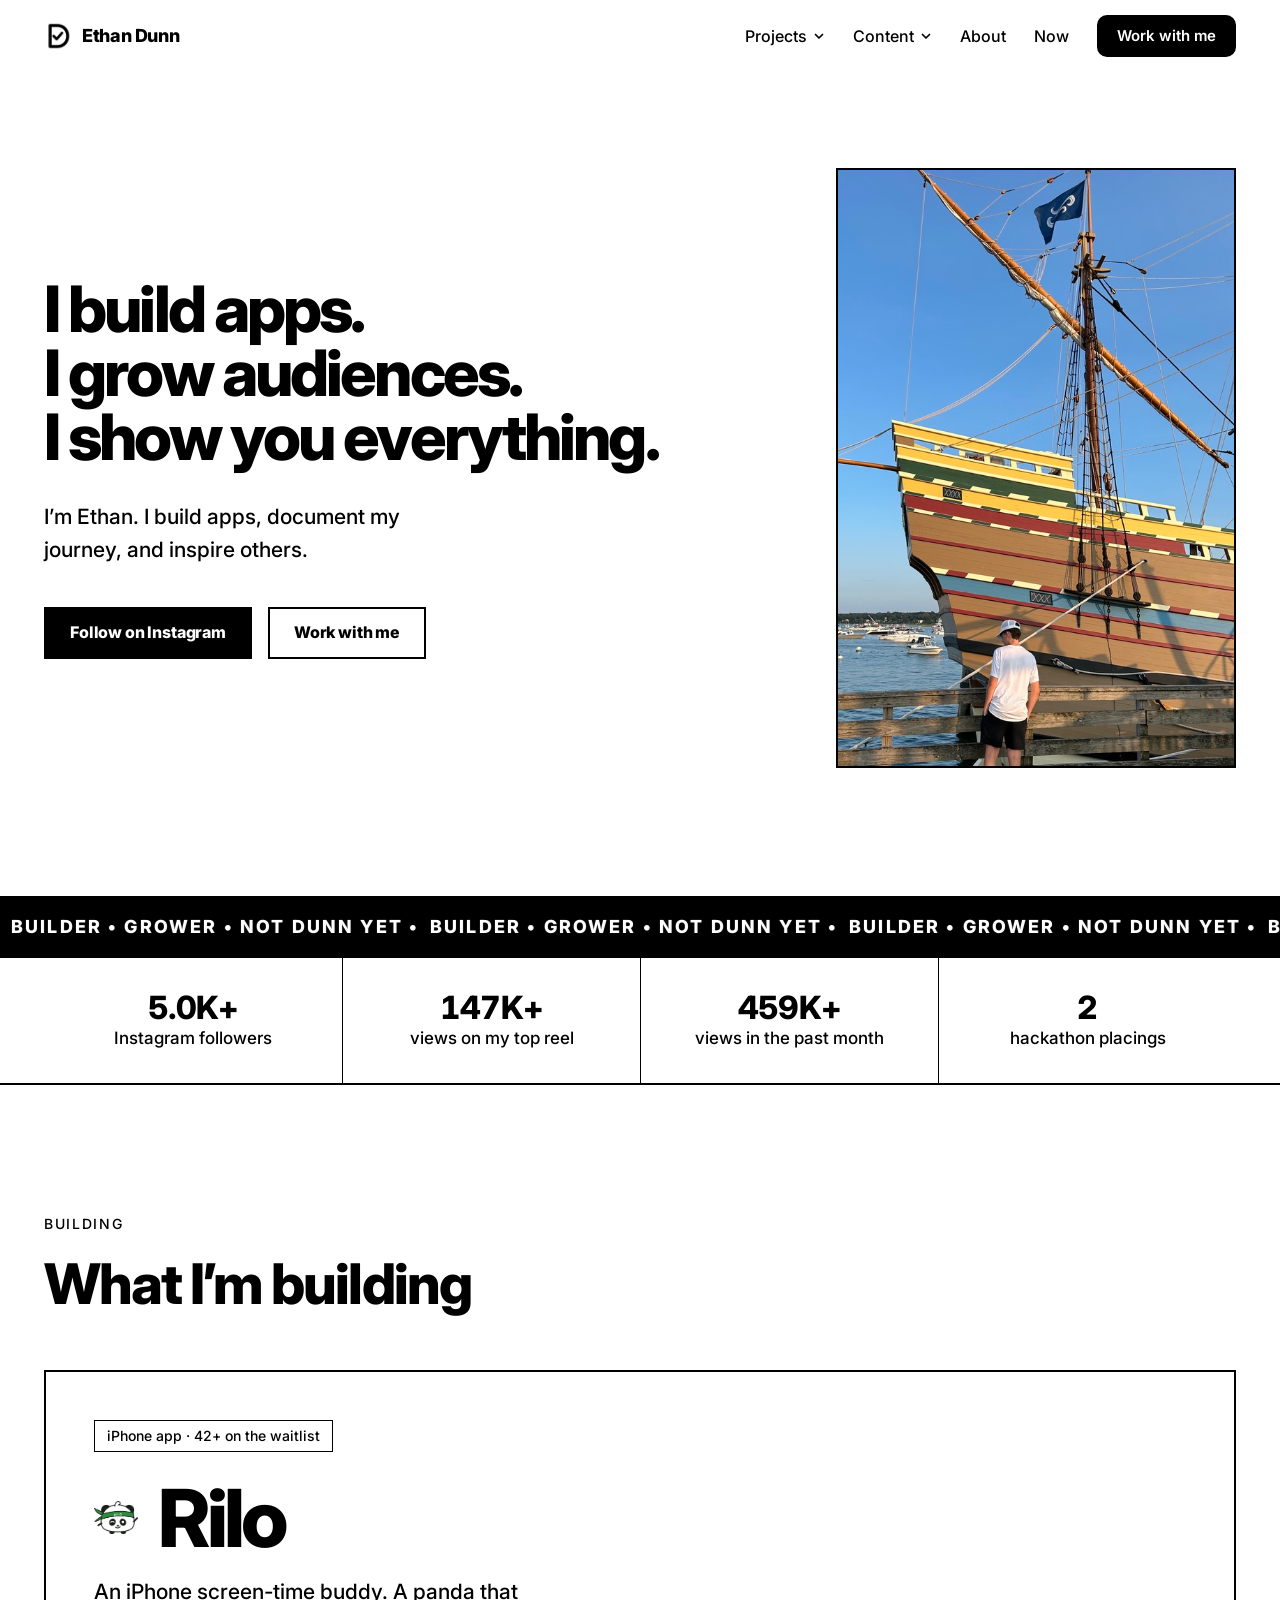
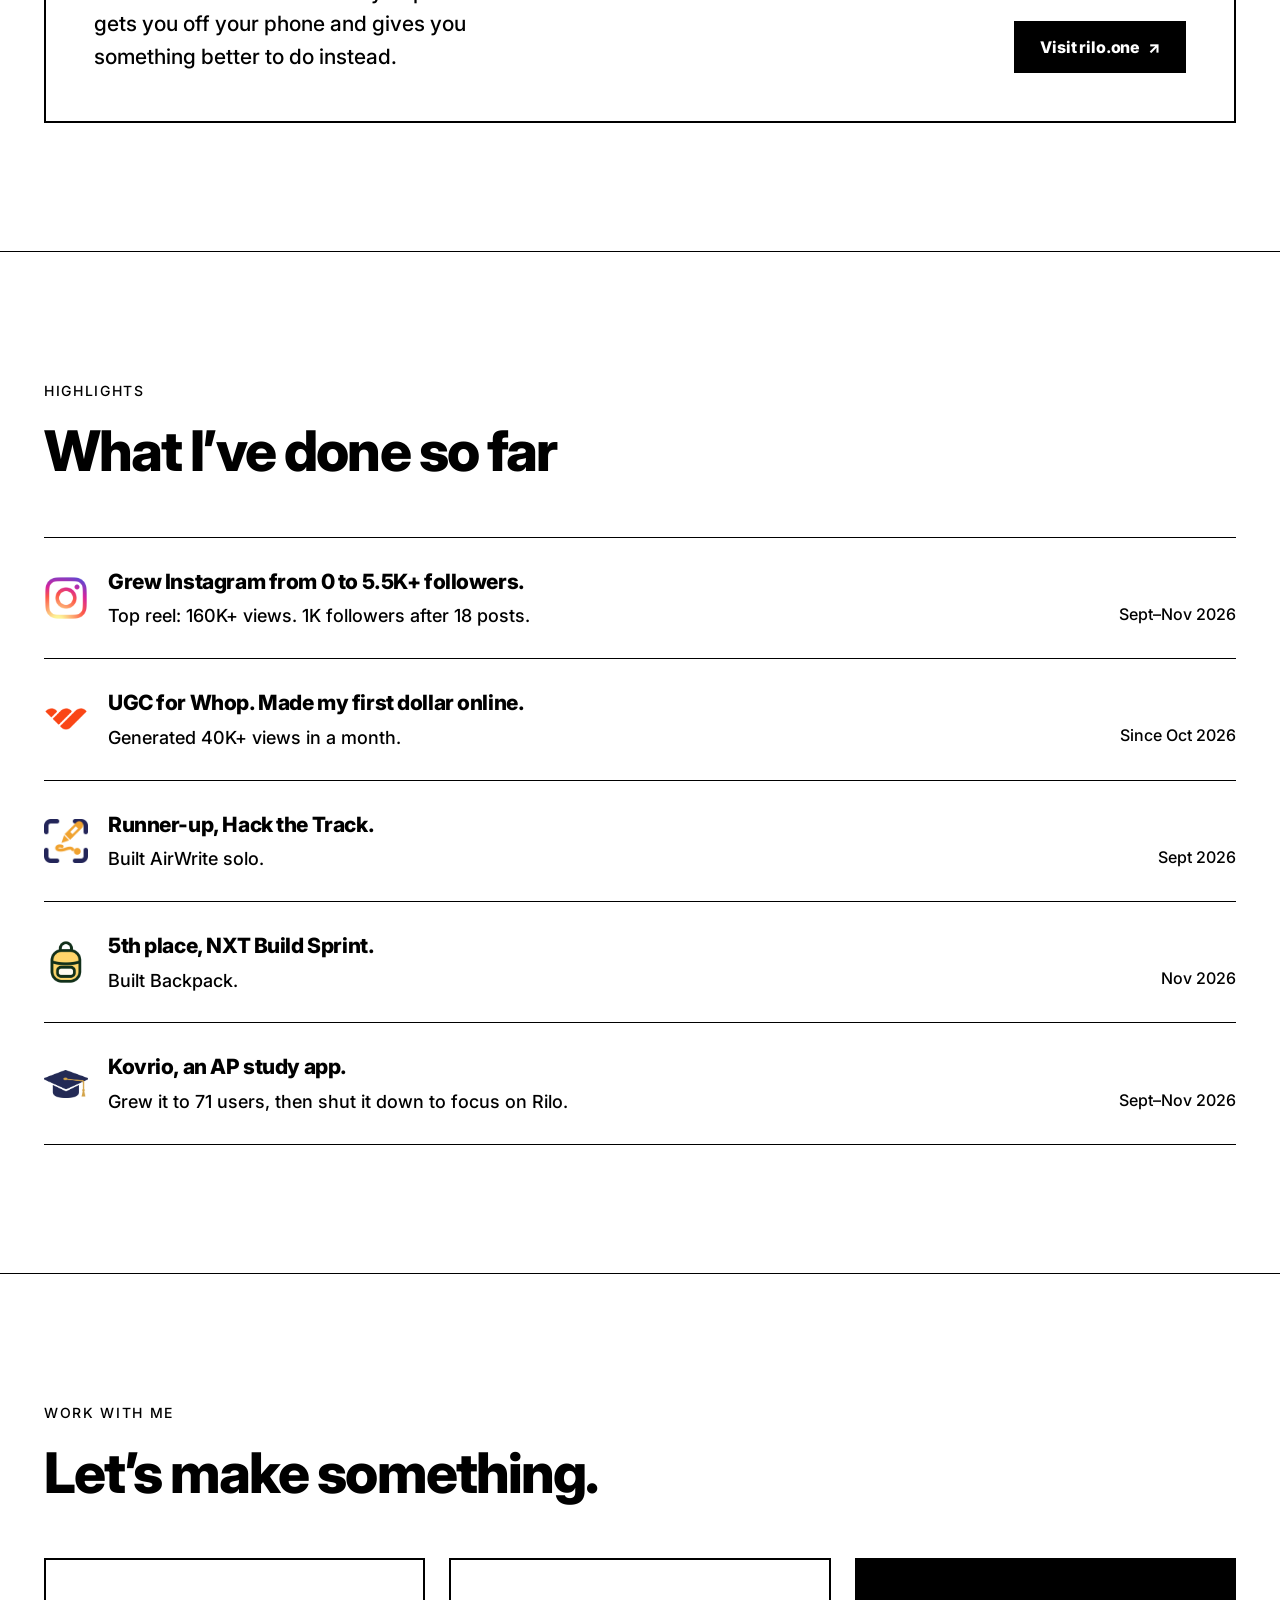
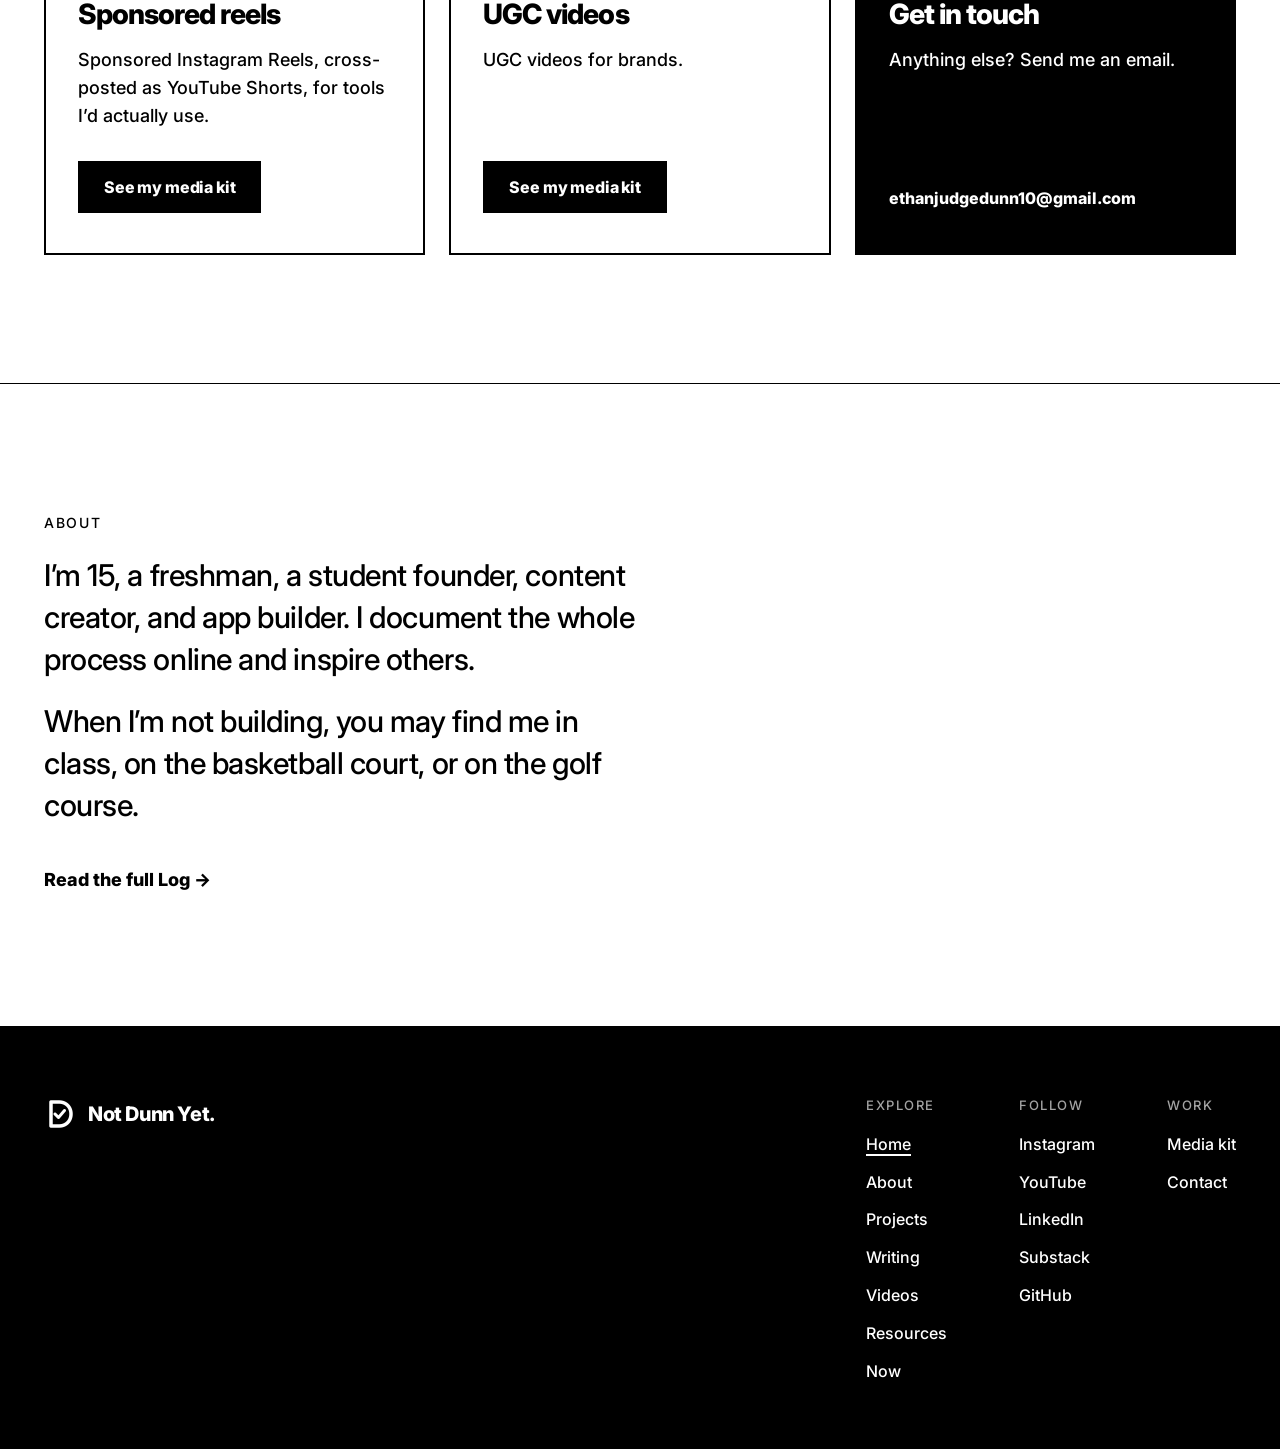
<file: index.html>
<!DOCTYPE html>
<html lang="en">
<head>
  <meta charset="UTF-8">
  <meta name="viewport" content="width=device-width, initial-scale=1.0, viewport-fit=cover">
  <title>Ethan Dunn</title>
  <meta name="description" content="I'm Ethan. I build apps, grow audiences, and share what happens, including what flops.">
  <meta name="theme-color" content="#FFFFFF">
  <link rel="preconnect" href="https://fonts.googleapis.com">
  <link rel="preconnect" href="https://fonts.gstatic.com" crossorigin>
  <link href="https://fonts.googleapis.com/css2?family=Inter:wght@500;600;800&display=swap" rel="stylesheet">
  <link rel="icon" type="image/png" sizes="32x32" href="assets/favicon-32.png?v=6">
  <link rel="icon" type="image/png" sizes="256x256" href="assets/favicon.png?v=6">
  <link rel="shortcut icon" href="favicon.ico?v=6">
  <link rel="apple-touch-icon" href="assets/apple-touch-icon.png?v=6">
  <link rel="stylesheet" href="styles.css">
  <script>
    /* Motion on unless the visitor asked for less. If motion.js never runs
       (blocked, offline), drop the class so nothing stays hidden. */
    (function () {
      if (window.matchMedia('(prefers-reduced-motion: reduce)').matches) return;
      var d = document.documentElement;
      d.classList.add('motion');
      setTimeout(function () { if (!window.__motion) d.classList.remove('motion'); }, 2500);
    })();
  </script>
  <link rel="modulepreload" href="assets/js/motion-mini-11.18.2.js">
</head>
<body>
  <a class="skip" href="#main">Skip to content</a>

<!-- layout:header -->
<header class="site-header">
  <div class="wrap header-inner">
    <a href="/" class="brand" aria-label="Ethan Dunn, home">
      <img src="/assets/logo-mark-black.png" alt="" width="28" height="28">
      <span class="brand-name">Ethan Dunn</span>
    </a>
    <button class="menu-toggle" type="button" aria-expanded="false" aria-controls="site-nav" aria-label="Open menu">
      <span class="menu-icon" aria-hidden="true"><span></span><span></span><span></span></span>
    </button>
    <nav class="site-nav" id="site-nav" aria-label="Main">
      <ul class="nav-list">
        <li class="nav-item nav-home"><a class="nav-link" href="/" aria-current="page"><span class="nav-label">Home</span></a></li>
        <li class="nav-item has-dropdown">
          <button class="nav-trigger" type="button" aria-expanded="false" aria-controls="dd-projects">
            <span class="nav-label">Projects</span><svg class="chevron" width="12" height="12" viewBox="0 0 12 12" aria-hidden="true" focusable="false"><path d="M2.5 4.5 6 8l3.5-3.5" fill="none" stroke="currentColor" stroke-width="1.75" stroke-linecap="round" stroke-linejoin="round"/></svg>
          </button>
          <div class="dropdown" id="dd-projects">
            <ul>
            <li><a href="/projects/rilo/"><span class="dd-title">Rilo</span><span class="dd-desc">Screen-time buddy for iPhone</span></a></li>
            <li><a href="/projects/airwrite/"><span class="dd-title">AirWrite</span><span class="dd-desc">Runner-up at Hack the Track</span></a></li>
            <li><a href="/projects/backpack/"><span class="dd-title">Backpack</span><span class="dd-desc">5th place at NXT Build Sprint</span></a></li>
            <li><a href="/projects/kovrio/"><span class="dd-title">Kovrio</span><span class="dd-desc">AP study app with 71 users</span></a></li>
            </ul>
          </div>
        </li>
        <li class="nav-item has-dropdown">
          <button class="nav-trigger" type="button" aria-expanded="false" aria-controls="dd-content">
            <span class="nav-label">Content</span><svg class="chevron" width="12" height="12" viewBox="0 0 12 12" aria-hidden="true" focusable="false"><path d="M2.5 4.5 6 8l3.5-3.5" fill="none" stroke="currentColor" stroke-width="1.75" stroke-linecap="round" stroke-linejoin="round"/></svg>
          </button>
          <div class="dropdown" id="dd-content">
            <ul>
            <li><a href="/videos/"><span class="dd-title">Videos</span><span class="dd-desc">Reels and YouTube</span></a></li>
            <li><a href="/writing/"><span class="dd-title">Writing</span><span class="dd-desc">Essays on Substack</span></a></li>
            <li><a href="/resources/"><span class="dd-title">Resources</span><span class="dd-desc">Free guides, like Learn to Build Software with AI in 21 Days</span></a></li>
            </ul>
          </div>
        </li>
        <li class="nav-item"><a class="nav-link" href="/about/"><span class="nav-label">About</span></a></li>
        <li class="nav-item"><a class="nav-link" href="/now/"><span class="nav-label">Now</span></a></li>
        <li class="nav-item nav-cta-item"><a class="nav-cta" href="/work-with-me/">Work with me</a></li>
      </ul>
    </nav>
  </div>
</header>
<!-- /layout:header -->

  <main id="main">

    <!-- 2. Hero -->
    <section class="hero" aria-labelledby="hero-title">
      <div class="wrap">
        <div>
          <h1 id="hero-title">
            <span>I build apps.</span>
            <span>I grow audiences.</span>
            <span>I show you everything.</span>
          </h1>
          <p class="hero-sub">I&rsquo;m Ethan. I build apps, document my journey, and inspire others.</p>
          <div class="hero-actions">
            <a class="btn" href="https://instagram.com/ethan.j.dunn" target="_blank" rel="noopener">Follow on Instagram</a>
            <a class="btn btn--ghost" href="#work-with-me">Work with me</a>
          </div>
        </div>
        <figure class="hero-photo">
          <img src="assets/me.jpg" alt="Ethan Dunn" width="768" height="1024" fetchpriority="high">
        </figure>
      </div>
    </section>

    <!-- 2b. Marquee -->
    <div class="marquee">
      <p class="sr-only">Builder. Grower. Not Dunn Yet.</p>
      <div class="marquee-track" aria-hidden="true"><span class="marquee-group"><span>BUILDER &bull; GROWER &bull; NOT DUNN YET &bull;</span><span>BUILDER &bull; GROWER &bull; NOT DUNN YET &bull;</span><span>BUILDER &bull; GROWER &bull; NOT DUNN YET &bull;</span><span>BUILDER &bull; GROWER &bull; NOT DUNN YET &bull;</span><span>BUILDER &bull; GROWER &bull; NOT DUNN YET &bull;</span><span>BUILDER &bull; GROWER &bull; NOT DUNN YET &bull;</span></span><span class="marquee-group"><span>BUILDER &bull; GROWER &bull; NOT DUNN YET &bull;</span><span>BUILDER &bull; GROWER &bull; NOT DUNN YET &bull;</span><span>BUILDER &bull; GROWER &bull; NOT DUNN YET &bull;</span><span>BUILDER &bull; GROWER &bull; NOT DUNN YET &bull;</span><span>BUILDER &bull; GROWER &bull; NOT DUNN YET &bull;</span><span>BUILDER &bull; GROWER &bull; NOT DUNN YET &bull;</span></span></div>
    </div>

    <!-- 3. Proof bar -->
    <section class="proof" aria-label="By the numbers">
      <ul class="wrap">
        <li><strong>5.5K+</strong> Instagram followers</li>
        <li><strong>160K+</strong> views on my top reel</li>
        <li><strong>500K+</strong> views in the past month</li>
        <li><strong>2</strong> hackathon placings</li>
      </ul>
    </section>

    <!-- 4. What I'm building -->
    <section class="section" id="building" aria-labelledby="building-title">
      <div class="wrap">
        <p class="section-label">Building</p>
        <h2 class="section-title" id="building-title">What I&rsquo;m building</h2>
        <article class="card build-card">
          <div>
            <span class="card-label">iPhone app &middot; 42+ on the waitlist</span>
            <h3 class="title-with-icon"><span class="icon-box"><img src="img/icons/rilo-icon.png" alt=""></span>Rilo</h3>
            <p>An iPhone screen-time buddy. A panda that gets you off your phone and gives you something better to do instead.</p>
          </div>
          <a class="btn" href="https://rilo.one" target="_blank" rel="noopener">Visit rilo.one <span aria-hidden="true">&#8599;</span></a>
        </article>
      </div>
    </section>

    <!-- 5. Highlights -->
    <section class="section" id="highlights" aria-labelledby="highlights-title">
      <div class="wrap">
        <p class="section-label">Highlights</p>
        <h2 class="section-title" id="highlights-title">What I&rsquo;ve done so far</h2>
        <ul class="highlights">
          <li>
            <div class="hl-main">
              <span class="icon-box"><img src="img/icons/instagram-icon.png" alt=""></span>
              <div>
                <span class="hl-title">Grew Instagram from 0 to 5.5K+ followers.</span>
                <span class="hl-detail">Top reel: 160K+ views. 1K followers after 18 posts.</span>
              </div>
            </div>
            <time>Sept&ndash;Nov 2026</time>
          </li>
          <li>
            <div class="hl-main">
              <span class="icon-box"><img src="img/icons/whop-icon.png" alt="" onerror="this.remove()"></span>
              <div>
                <span class="hl-title">UGC for Whop. Made my first dollar online.</span>
                <!-- TODO: "40K+ views in a month" for Whop UGC isn't in the Nov 23 facts; confirm or remove -->
                <span class="hl-detail">Generated 40K+ views in a month.</span>
              </div>
            </div>
            <time datetime="2026-10">Since Oct 2026</time>
          </li>
          <li>
            <div class="hl-main">
              <span class="icon-box"><img src="img/icons/airwrite-icon.png" alt=""></span>
              <div>
                <span class="hl-title">Runner-up, Hack the Track.</span>
                <span class="hl-detail">Built AirWrite solo.</span>
              </div>
            </div>
            <time datetime="2026-09">Sept 2026</time>
          </li>
          <li>
            <div class="hl-main">
              <span class="icon-box"><img src="img/icons/backpack-icon.png" alt=""></span>
              <div>
                <span class="hl-title">5th place, NXT Build Sprint.</span>
                <span class="hl-detail">Built Backpack.</span>
              </div>
            </div>
            <time datetime="2026-11">Nov 2026</time>
          </li>
          <li>
            <div class="hl-main">
              <span class="icon-box"><img src="img/icons/kovrio-icon.png" alt=""></span>
              <div>
                <span class="hl-title">Kovrio, an AP study app.</span>
                <span class="hl-detail">Grew it to 71 users, then shut it down to focus on Rilo.</span>
              </div>
            </div>
            <time datetime="2026-11">Sept&ndash;Nov 2026</time>
          </li>
        </ul>
      </div>
    </section>

    <!-- 6. Work with me -->
    <section class="section" id="work-with-me" aria-labelledby="work-title">
      <div class="wrap">
        <p class="section-label">Work with me</p>
        <h2 class="section-title" id="work-title">Let&rsquo;s make something.</h2>
        <div class="work-grid">
          <article class="card work-card">
            <h3>Sponsored reels</h3>
            <p>Sponsored Instagram Reels, cross-posted as YouTube Shorts, for tools I&rsquo;d actually use.</p>
            <a class="btn" href="https://beacons.ai/ethandunn/mediakit" target="_blank" rel="noopener">See my media kit</a>
          </article>
          <article class="card work-card">
            <h3>UGC videos</h3>
            <p>UGC videos for brands.</p>
            <a class="btn" href="https://beacons.ai/ethandunn/mediakit" target="_blank" rel="noopener">See my media kit</a>
          </article>
          <article class="card work-card work-card--dark">
            <h3>Get in touch</h3>
            <p>Anything else? Send me an email.</p>
            <a class="mail-link" href="mailto:ethanjudgedunn10@gmail.com">ethanjudgedunn10@gmail.com</a>
          </article>
        </div>
      </div>
    </section>

    <!-- 7. Short about -->
    <section class="section about-short" id="about" aria-labelledby="about-title">
      <div class="wrap">
        <p class="section-label" id="about-title">About</p>
        <p>I&rsquo;m 15, a freshman, a student founder, content creator, and app builder. I document the whole process online and inspire others.</p>
        <p>When I&rsquo;m not building, you may find me in class, on the basketball court, or on the golf course.</p>
        <a class="text-link" href="/about/#log">Read the full Log &rarr;</a>
      </div>
    </section>

  </main>

<!-- layout:footer -->
<footer class="site-footer">
  <div class="wrap footer-inner">
    <span class="footer-brand">
      <img src="/assets/logo-mark-white.png" alt="" width="32" height="32">
      Not Dunn Yet.
    </span>
    <nav class="footer-nav" aria-label="Footer">
      <div class="footer-group">
        <h2 class="footer-heading">Explore</h2>
        <ul>
          <li><a href="/" aria-current="page">Home</a></li>
          <li><a href="/about/">About</a></li>
          <li><a href="/projects/">Projects</a></li>
          <li><a href="/writing/">Writing</a></li>
          <li><a href="/videos/">Videos</a></li>
          <li><a href="/resources/">Resources</a></li>
          <li><a href="/now/">Now</a></li>
        </ul>
      </div>
      <div class="footer-group">
        <h2 class="footer-heading">Follow</h2>
        <ul>
          <li><a href="https://instagram.com/ethan.j.dunn" target="_blank" rel="noopener">Instagram</a></li>
          <li><a href="https://youtube.com/@ethan_dunn" target="_blank" rel="noopener">YouTube</a></li>
          <li><a href="https://www.linkedin.com/in/ethandunnofficial" target="_blank" rel="noopener">LinkedIn</a></li>
          <li><a href="https://substack.com/@ethanjdunn" target="_blank" rel="noopener">Substack</a></li>
          <li><a href="https://github.com/ethandunn10" target="_blank" rel="noopener">GitHub</a></li>
        </ul>
      </div>
      <div class="footer-group">
        <h2 class="footer-heading">Work</h2>
        <ul>
          <li><a href="https://beacons.ai/ethandunn/mediakit" target="_blank" rel="noopener">Media kit</a></li>
          <li><a href="mailto:ethanjudgedunn10@gmail.com">Contact</a></li>
        </ul>
      </div>
    </nav>
  </div>
</footer>
<!-- /layout:footer -->

  <script src="/nav.js"></script>
  <script type="module" src="motion.js"></script>
</body>
</html>
</file>
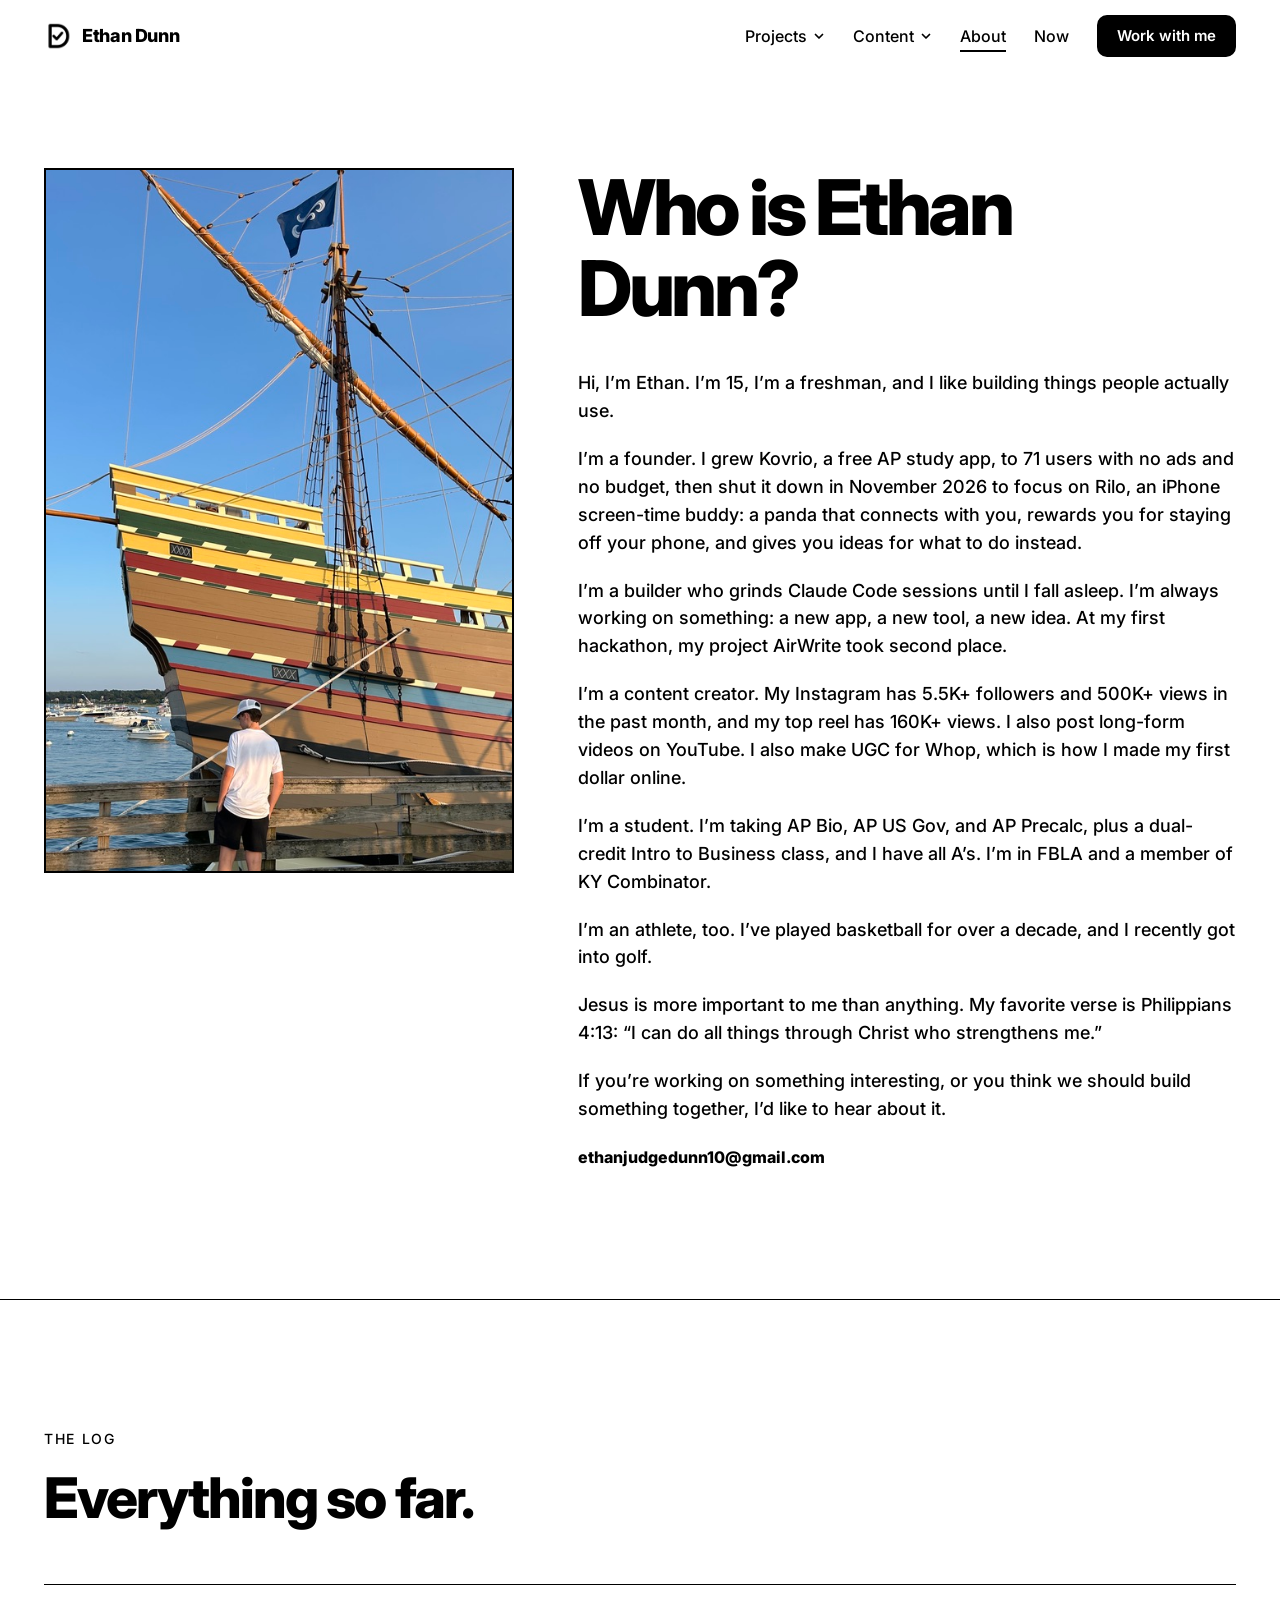
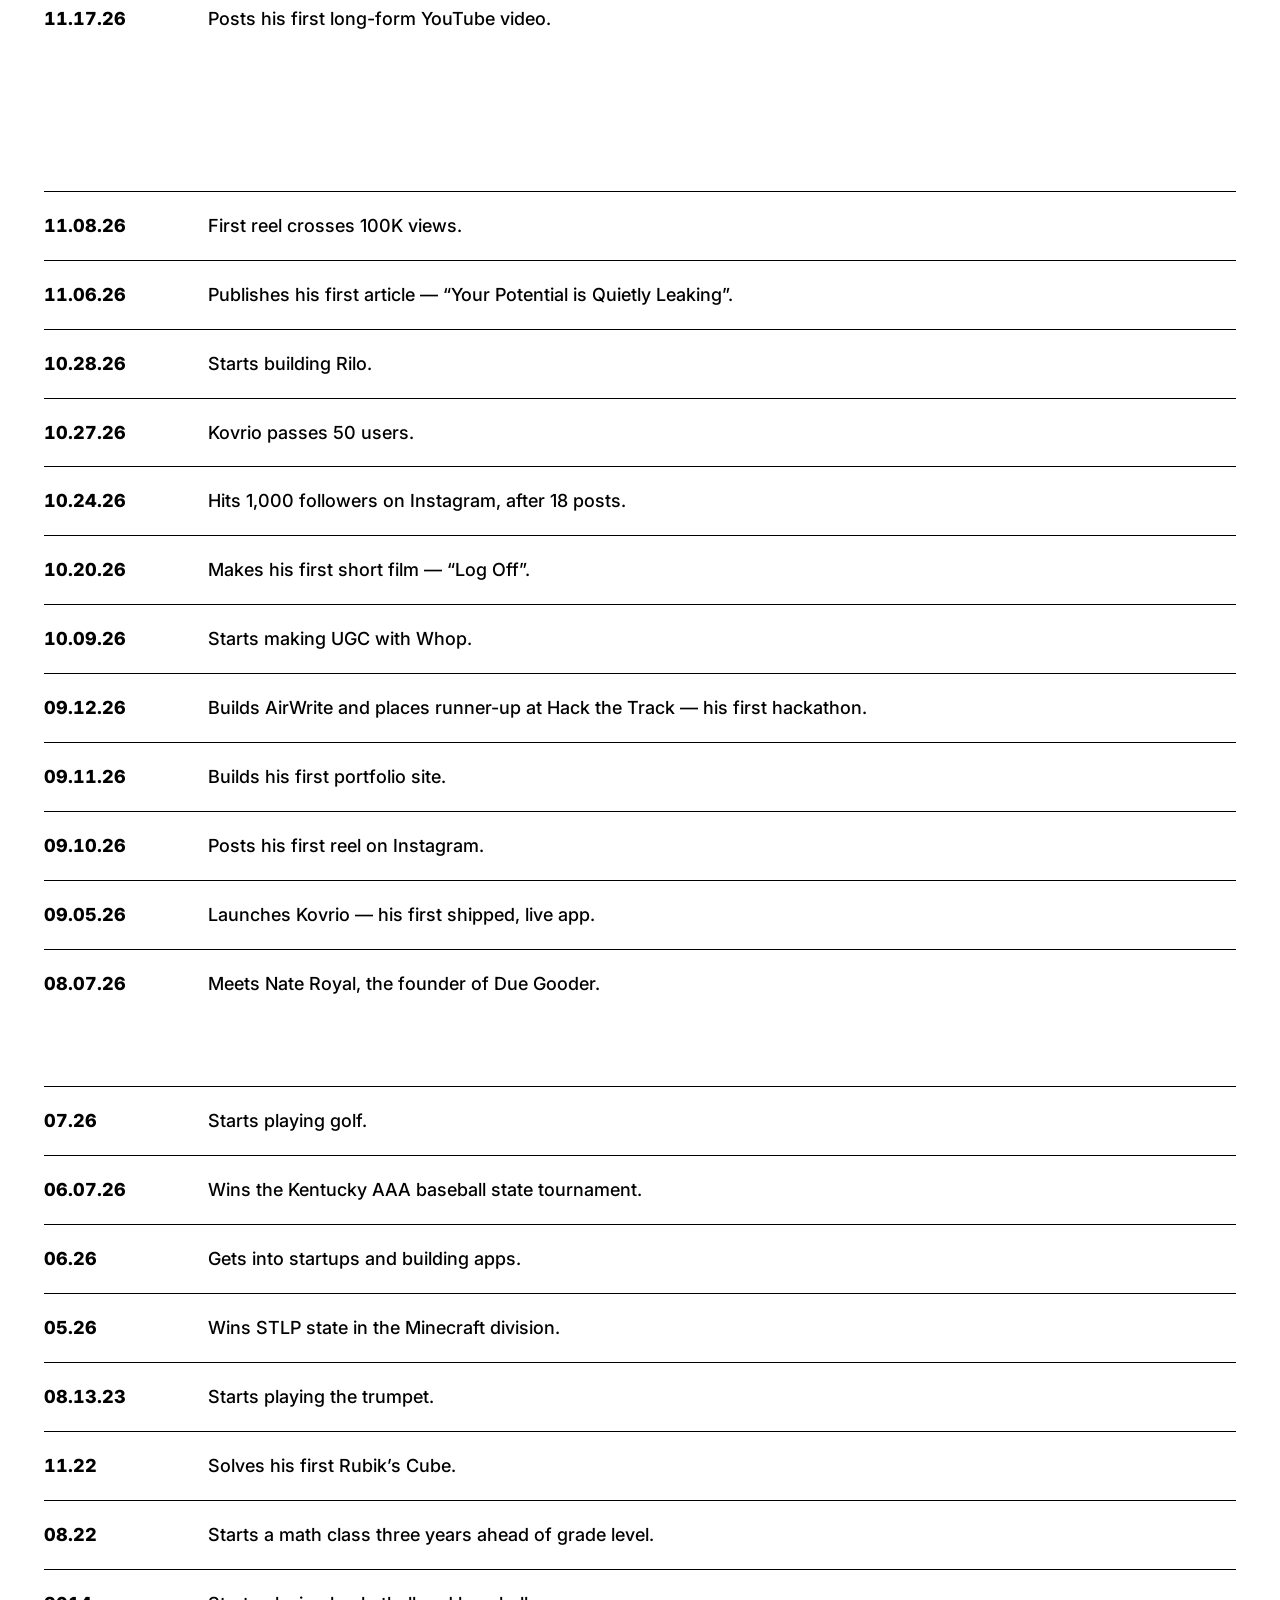
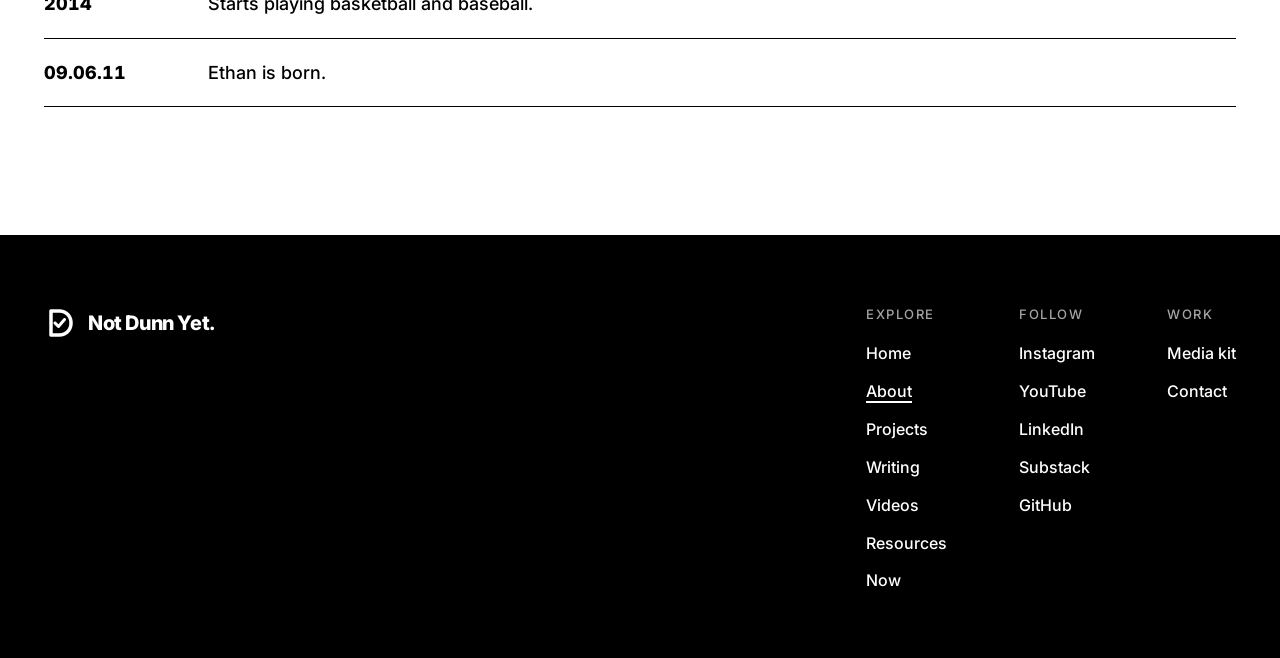
<file: about/index.html>
<!DOCTYPE html>
<html lang="en">
<head>
  <meta charset="UTF-8">
  <meta name="viewport" content="width=device-width, initial-scale=1.0, viewport-fit=cover">
  <title>About &mdash; Ethan Dunn</title>
  <meta name="description" content="About Ethan Dunn, plus the full Log of everything so far.">
  <meta name="theme-color" content="#FFFFFF">
  <link rel="preconnect" href="https://fonts.googleapis.com">
  <link rel="preconnect" href="https://fonts.gstatic.com" crossorigin>
  <link href="https://fonts.googleapis.com/css2?family=Inter:wght@500;600;800&display=swap" rel="stylesheet">
  <link rel="icon" type="image/png" sizes="32x32" href="/assets/favicon-32.png?v=6">
  <link rel="icon" type="image/png" sizes="256x256" href="/assets/favicon.png?v=6">
  <link rel="shortcut icon" href="/favicon.ico?v=6">
  <link rel="apple-touch-icon" href="/assets/apple-touch-icon.png?v=6">
  <link rel="stylesheet" href="/styles.css">
  <script>
    /* Motion on unless the visitor asked for less. If motion.js never runs
       (blocked, offline), drop the class so nothing stays hidden. */
    (function () {
      if (window.matchMedia('(prefers-reduced-motion: reduce)').matches) return;
      var d = document.documentElement;
      d.classList.add('motion');
      setTimeout(function () { if (!window.__motion) d.classList.remove('motion'); }, 2500);
    })();
  </script>
  <link rel="modulepreload" href="/assets/js/motion-mini-11.18.2.js">
</head>
<body>
  <a class="skip" href="#main">Skip to content</a>

<!-- layout:header -->
<header class="site-header">
  <div class="wrap header-inner">
    <a href="/" class="brand" aria-label="Ethan Dunn, home">
      <img src="/assets/logo-mark-black.png" alt="" width="28" height="28">
      <span class="brand-name">Ethan Dunn</span>
    </a>
    <button class="menu-toggle" type="button" aria-expanded="false" aria-controls="site-nav" aria-label="Open menu">
      <span class="menu-icon" aria-hidden="true"><span></span><span></span><span></span></span>
    </button>
    <nav class="site-nav" id="site-nav" aria-label="Main">
      <ul class="nav-list">
        <li class="nav-item nav-home"><a class="nav-link" href="/"><span class="nav-label">Home</span></a></li>
        <li class="nav-item has-dropdown">
          <button class="nav-trigger" type="button" aria-expanded="false" aria-controls="dd-projects">
            <span class="nav-label">Projects</span><svg class="chevron" width="12" height="12" viewBox="0 0 12 12" aria-hidden="true" focusable="false"><path d="M2.5 4.5 6 8l3.5-3.5" fill="none" stroke="currentColor" stroke-width="1.75" stroke-linecap="round" stroke-linejoin="round"/></svg>
          </button>
          <div class="dropdown" id="dd-projects">
            <ul>
            <li><a href="/projects/rilo/"><span class="dd-title">Rilo</span><span class="dd-desc">Screen-time buddy for iPhone</span></a></li>
            <li><a href="/projects/airwrite/"><span class="dd-title">AirWrite</span><span class="dd-desc">Runner-up at Hack the Track</span></a></li>
            <li><a href="/projects/backpack/"><span class="dd-title">Backpack</span><span class="dd-desc">5th place at NXT Build Sprint</span></a></li>
            <li><a href="/projects/kovrio/"><span class="dd-title">Kovrio</span><span class="dd-desc">AP study app with 71 users</span></a></li>
            </ul>
          </div>
        </li>
        <li class="nav-item has-dropdown">
          <button class="nav-trigger" type="button" aria-expanded="false" aria-controls="dd-content">
            <span class="nav-label">Content</span><svg class="chevron" width="12" height="12" viewBox="0 0 12 12" aria-hidden="true" focusable="false"><path d="M2.5 4.5 6 8l3.5-3.5" fill="none" stroke="currentColor" stroke-width="1.75" stroke-linecap="round" stroke-linejoin="round"/></svg>
          </button>
          <div class="dropdown" id="dd-content">
            <ul>
            <li><a href="/videos/"><span class="dd-title">Videos</span><span class="dd-desc">Reels and YouTube</span></a></li>
            <li><a href="/writing/"><span class="dd-title">Writing</span><span class="dd-desc">Essays on Substack</span></a></li>
            <li><a href="/resources/"><span class="dd-title">Resources</span><span class="dd-desc">Free guides, like Learn to Build Software with AI in 21 Days</span></a></li>
            </ul>
          </div>
        </li>
        <li class="nav-item"><a class="nav-link" href="/about/" aria-current="page"><span class="nav-label">About</span></a></li>
        <li class="nav-item"><a class="nav-link" href="/now/"><span class="nav-label">Now</span></a></li>
        <li class="nav-item nav-cta-item"><a class="nav-cta" href="/work-with-me/">Work with me</a></li>
      </ul>
    </nav>
  </div>
</header>
<!-- /layout:header -->

  <main id="main">

    <section class="about-hero" aria-labelledby="about-title">
      <div class="wrap">
        <figure class="hero-photo">
          <img src="/assets/me.jpg" alt="Ethan Dunn" width="768" height="1024">
        </figure>
        <div>
          <h1 id="about-title">Who is Ethan Dunn?</h1>
          <div class="about-body">
            <p>Hi, I&rsquo;m Ethan. I&rsquo;m 15, I&rsquo;m a freshman, and I like building things people actually use.</p>
            <p>I&rsquo;m a founder. I grew Kovrio, a free AP study app, to 71 users with no ads and no budget, then shut it down in November 2026 to focus on Rilo, an iPhone screen-time buddy: a panda that connects with you, rewards you for staying off your phone, and gives you ideas for what to do instead.</p>
            <p>I&rsquo;m a builder who grinds Claude Code sessions until I fall asleep. I&rsquo;m always working on something: a new app, a new tool, a new idea. At my first hackathon, my project AirWrite took second place.</p>
            <p>I&rsquo;m a content creator. My Instagram has 5.5K+ followers and 500K+ views in the past month, and my top reel has 160K+ views. I also post long-form videos on YouTube. I also make UGC for Whop, which is how I made my first dollar online.</p>
            <p>I&rsquo;m a student. I&rsquo;m taking AP Bio, AP US Gov, and AP Precalc, plus a dual-credit Intro to Business class, and I have all A&rsquo;s. I&rsquo;m in FBLA and a member of KY Combinator.</p>
            <p>I&rsquo;m an athlete, too. I&rsquo;ve played basketball for over a decade, and I recently got into golf.</p>
            <p>Jesus is more important to me than anything. My favorite verse is Philippians 4:13: &ldquo;I can do all things through Christ who strengthens me.&rdquo;</p>
            <p>If you&rsquo;re working on something interesting, or you think we should build something together, I&rsquo;d like to hear about it.</p>
            <p><a class="mail-link" href="mailto:ethanjudgedunn10@gmail.com">ethanjudgedunn10@gmail.com</a></p>
          </div>
        </div>
      </div>
    </section>

    <section class="section" id="log" aria-labelledby="log-title">
      <div class="wrap">
        <p class="section-label">The Log</p>
        <h2 class="section-title" id="log-title">Everything so far.</h2>
<!-- log:start -->
        <ol class="log">
          <li class="reveal">
            <time datetime="2026-11-17">11.17.26</time>
            <span>Posts his first long-form YouTube video.</span>
          </li>
          <li class="reveal">
            <time datetime="2026-11-14">11.14.26</time>
            <span>Makes his first dollar online from UGC.</span>
          </li>
          <li class="reveal">
            <time datetime="2026-11-13">11.13.26</time>
            <span>Builds Backpack for a friend and places 5th at NXT Build Sprint.</span>
          </li>
          <li class="reveal">
            <time datetime="2026-11-08">11.08.26</time>
            <span>First reel crosses 100K views.</span>
          </li>
          <li class="reveal">
            <time datetime="2026-11-06">11.06.26</time>
            <span>Publishes his first article — “Your Potential is Quietly Leaking”.</span>
          </li>
          <li class="reveal">
            <time datetime="2026-10-28">10.28.26</time>
            <span>Starts building Rilo.</span>
          </li>
          <li class="reveal">
            <time datetime="2026-10-27">10.27.26</time>
            <span>Kovrio passes 50 users.</span>
          </li>
          <li class="reveal">
            <time datetime="2026-10-24">10.24.26</time>
            <span>Hits 1,000 followers on Instagram, after 18 posts.</span>
          </li>
          <li class="reveal">
            <time datetime="2026-10-20">10.20.26</time>
            <span>Makes his first short film — “Log Off”.</span>
          </li>
          <li class="reveal">
            <time datetime="2026-10-09">10.09.26</time>
            <span>Starts making UGC with Whop.</span>
          </li>
          <li class="reveal">
            <time datetime="2026-09-12">09.12.26</time>
            <span>Builds AirWrite and places runner-up at Hack the Track — his first hackathon.</span>
          </li>
          <li class="reveal">
            <time datetime="2026-09-11">09.11.26</time>
            <span>Builds his first portfolio site.</span>
          </li>
          <li class="reveal">
            <time datetime="2026-09-10">09.10.26</time>
            <span>Posts his first reel on Instagram.</span>
          </li>
          <li class="reveal">
            <time datetime="2026-09-05">09.05.26</time>
            <span>Launches Kovrio — his first shipped, live app.</span>
          </li>
          <li class="reveal">
            <time datetime="2026-08-07">08.07.26</time>
            <span>Meets Nate Royal, the founder of Due Gooder.</span>
          </li>
          <li class="reveal">
            <time datetime="2026-07-23">07.23.26</time>
            <span>Deploys his first real app — a startup-idea tool.</span>
          </li>
          <li class="reveal">
            <time datetime="2026-07">07.26</time>
            <span>Starts playing golf.</span>
          </li>
          <li class="reveal">
            <time datetime="2026-06-07">06.07.26</time>
            <span>Wins the Kentucky AAA baseball state tournament.</span>
          </li>
          <li class="reveal">
            <time datetime="2026-06">06.26</time>
            <span>Gets into startups and building apps.</span>
          </li>
          <li class="reveal">
            <time datetime="2026-05">05.26</time>
            <span>Wins STLP state in the Minecraft division.</span>
          </li>
          <li class="reveal">
            <time datetime="2023-08-13">08.13.23</time>
            <span>Starts playing the trumpet.</span>
          </li>
          <li class="reveal">
            <time datetime="2022-11">11.22</time>
            <span>Solves his first Rubik’s Cube.</span>
          </li>
          <li class="reveal">
            <time datetime="2022-08">08.22</time>
            <span>Starts a math class three years ahead of grade level.</span>
          </li>
          <li class="reveal">
            <time datetime="2014">2014</time>
            <span>Starts playing basketball and baseball.</span>
          </li>
          <li class="reveal">
            <time datetime="2011-09-06">09.06.11</time>
            <span>Ethan is born.</span>
          </li>
        </ol>
        <!-- log:end -->
      </div>
    </section>

  </main>

<!-- layout:footer -->
<footer class="site-footer">
  <div class="wrap footer-inner">
    <span class="footer-brand">
      <img src="/assets/logo-mark-white.png" alt="" width="32" height="32">
      Not Dunn Yet.
    </span>
    <nav class="footer-nav" aria-label="Footer">
      <div class="footer-group">
        <h2 class="footer-heading">Explore</h2>
        <ul>
          <li><a href="/">Home</a></li>
          <li><a href="/about/" aria-current="page">About</a></li>
          <li><a href="/projects/">Projects</a></li>
          <li><a href="/writing/">Writing</a></li>
          <li><a href="/videos/">Videos</a></li>
          <li><a href="/resources/">Resources</a></li>
          <li><a href="/now/">Now</a></li>
        </ul>
      </div>
      <div class="footer-group">
        <h2 class="footer-heading">Follow</h2>
        <ul>
          <li><a href="https://instagram.com/ethan.j.dunn" target="_blank" rel="noopener">Instagram</a></li>
          <li><a href="https://youtube.com/@ethan_dunn" target="_blank" rel="noopener">YouTube</a></li>
          <li><a href="https://www.linkedin.com/in/ethandunnofficial" target="_blank" rel="noopener">LinkedIn</a></li>
          <li><a href="https://substack.com/@ethanjdunn" target="_blank" rel="noopener">Substack</a></li>
          <li><a href="https://github.com/ethandunn10" target="_blank" rel="noopener">GitHub</a></li>
        </ul>
      </div>
      <div class="footer-group">
        <h2 class="footer-heading">Work</h2>
        <ul>
          <li><a href="https://beacons.ai/ethandunn/mediakit" target="_blank" rel="noopener">Media kit</a></li>
          <li><a href="mailto:ethanjudgedunn10@gmail.com">Contact</a></li>
        </ul>
      </div>
    </nav>
  </div>
</footer>
<!-- /layout:footer -->

  <script src="/nav.js"></script>
  <script type="module" src="/motion.js"></script>
</body>
</html>
</file>
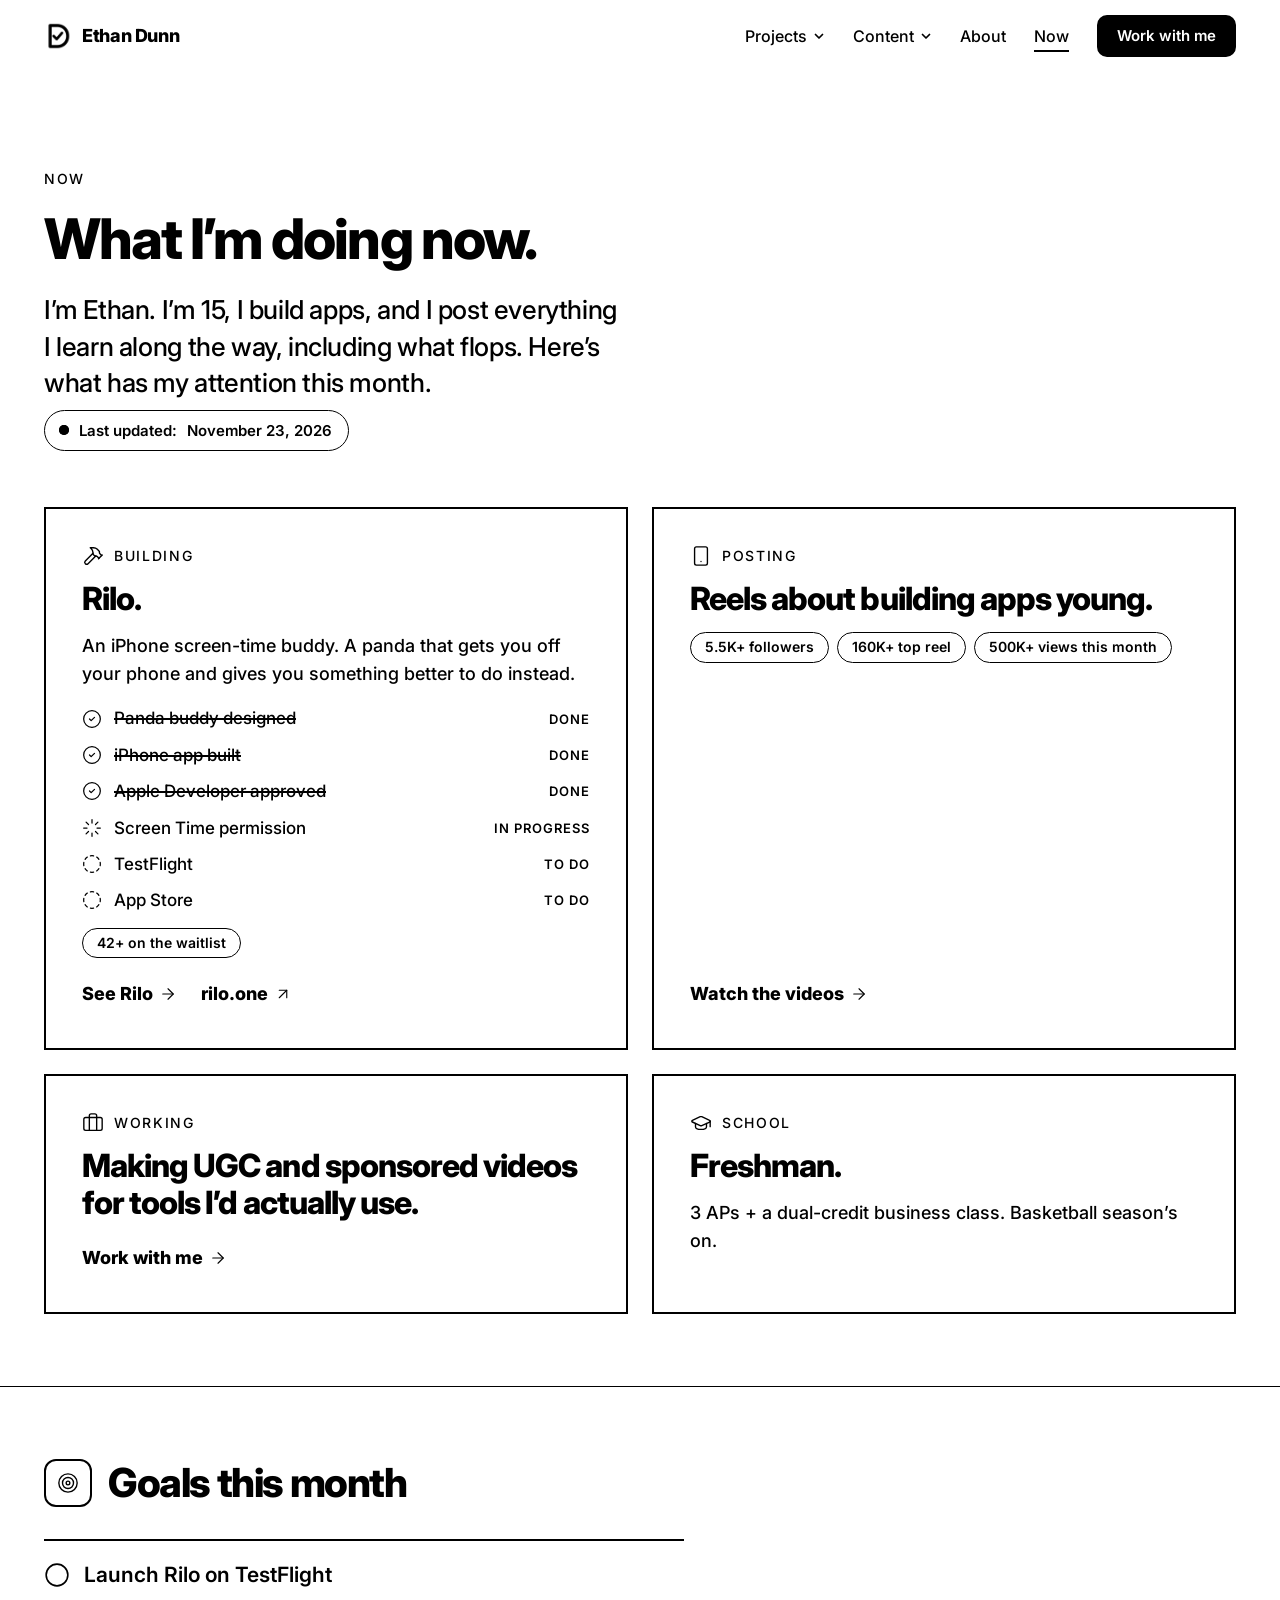
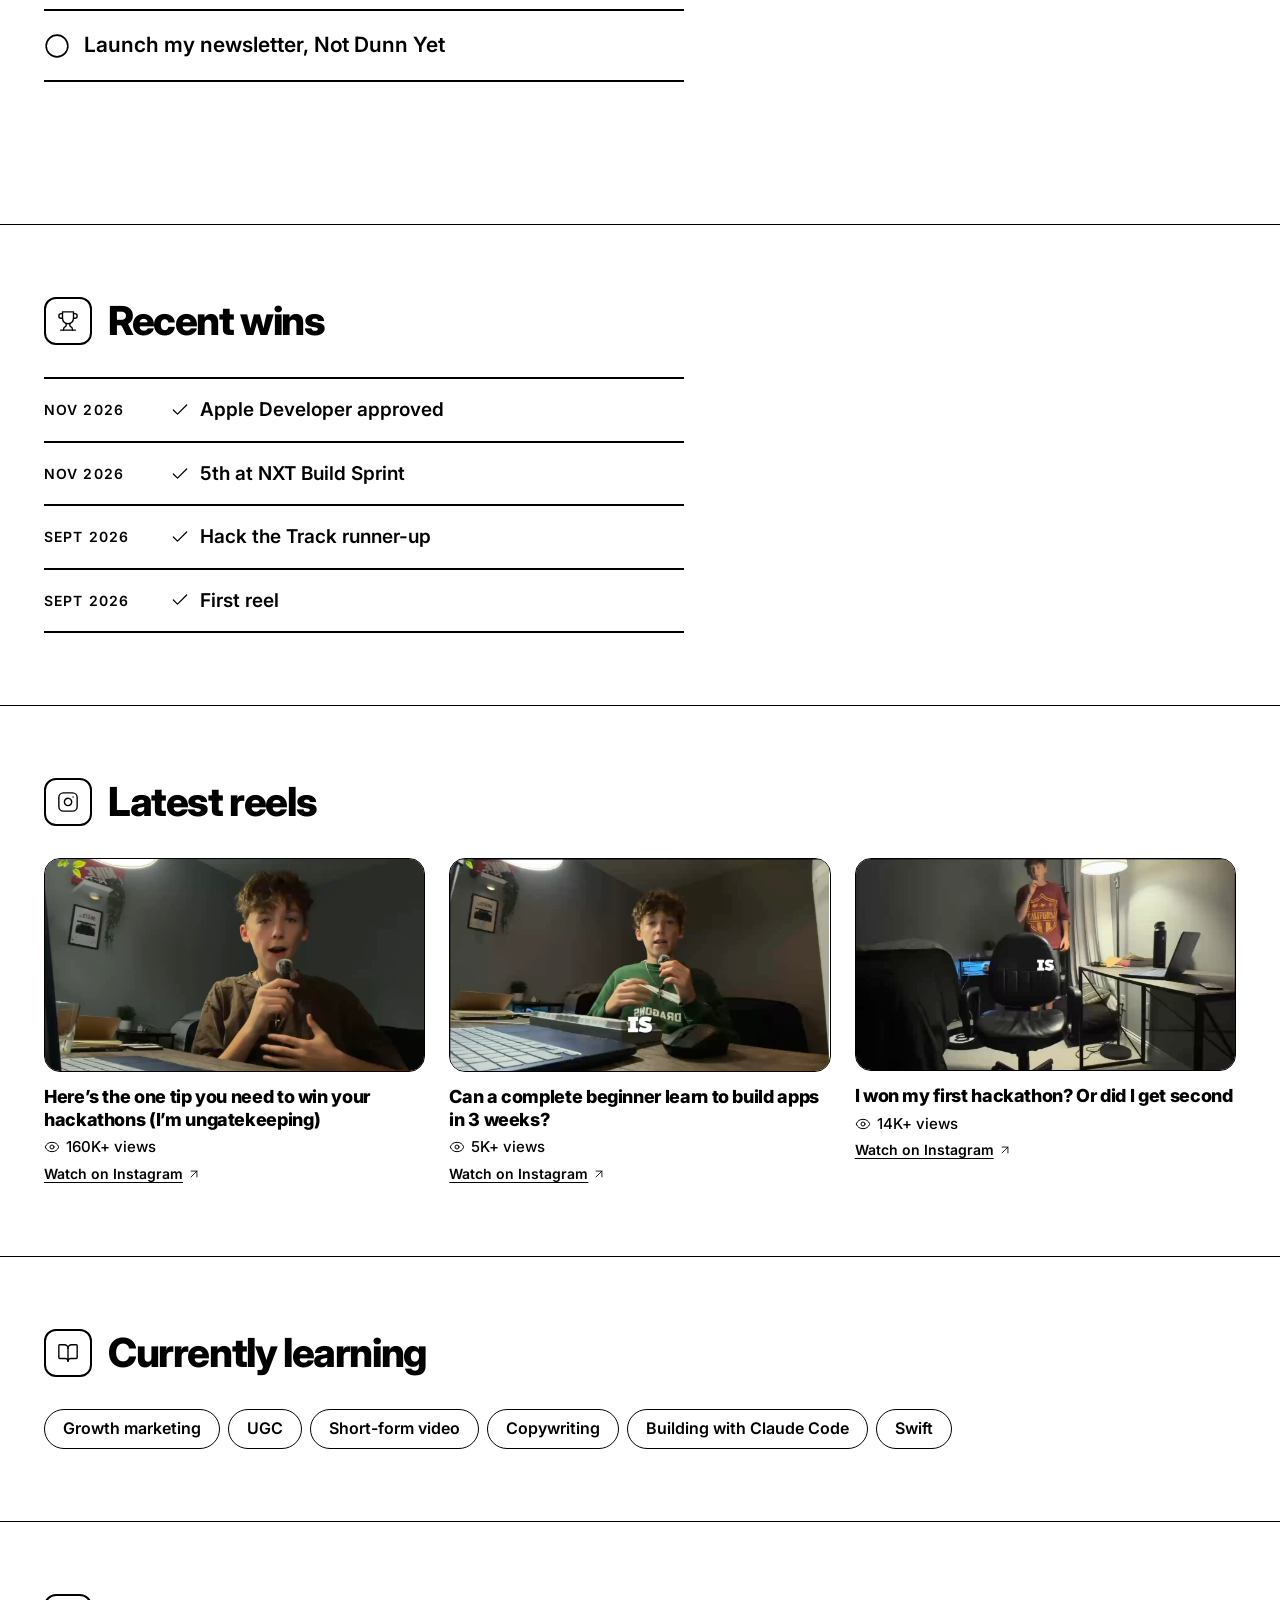
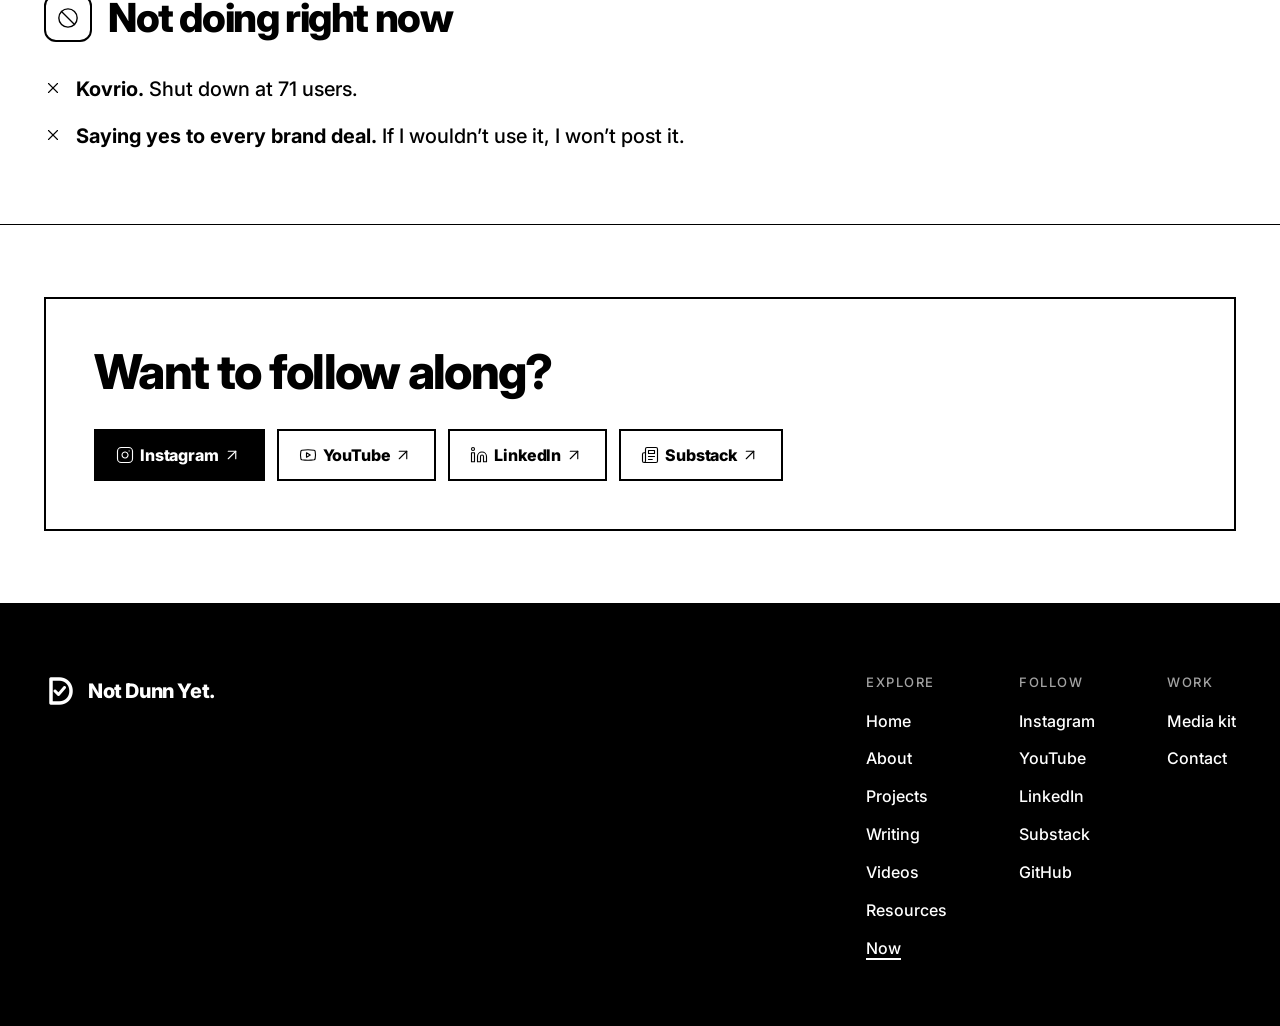
<file: now/index.html>
<!DOCTYPE html>
<html lang="en">
<head>
  <meta charset="UTF-8">
  <meta name="viewport" content="width=device-width, initial-scale=1.0, viewport-fit=cover">
  <title>Now · Ethan Dunn</title>
  <meta name="description" content="What Ethan Dunn is focused on right now.">
  <meta name="theme-color" content="#FFFFFF">
  <link rel="preconnect" href="https://fonts.googleapis.com">
  <link rel="preconnect" href="https://fonts.gstatic.com" crossorigin>
  <link href="https://fonts.googleapis.com/css2?family=Inter:wght@500;600;800&display=swap" rel="stylesheet">
  <link rel="icon" type="image/png" sizes="32x32" href="/assets/favicon-32.png?v=6">
  <link rel="icon" type="image/png" sizes="256x256" href="/assets/favicon.png?v=6">
  <link rel="shortcut icon" href="/favicon.ico?v=6">
  <link rel="apple-touch-icon" href="/assets/apple-touch-icon.png?v=6">
  <link rel="stylesheet" href="/styles.css">
  <script>
    /* Motion on unless the visitor asked for less. If motion.js never runs
       (blocked, offline), drop the class so nothing stays hidden. */
    (function () {
      if (window.matchMedia('(prefers-reduced-motion: reduce)').matches) return;
      var d = document.documentElement;
      d.classList.add('motion');
      setTimeout(function () { if (!window.__motion) d.classList.remove('motion'); }, 2500);
    })();
  </script>
  <link rel="modulepreload" href="/assets/js/motion-mini-11.18.2.js">
</head>
<body>
  <a class="skip" href="#main">Skip to content</a>

<!-- layout:header -->
<header class="site-header">
  <div class="wrap header-inner">
    <a href="/" class="brand" aria-label="Ethan Dunn, home">
      <img src="/assets/logo-mark-black.png" alt="" width="28" height="28">
      <span class="brand-name">Ethan Dunn</span>
    </a>
    <button class="menu-toggle" type="button" aria-expanded="false" aria-controls="site-nav" aria-label="Open menu">
      <span class="menu-icon" aria-hidden="true"><span></span><span></span><span></span></span>
    </button>
    <nav class="site-nav" id="site-nav" aria-label="Main">
      <ul class="nav-list">
        <li class="nav-item nav-home"><a class="nav-link" href="/"><span class="nav-label">Home</span></a></li>
        <li class="nav-item has-dropdown">
          <button class="nav-trigger" type="button" aria-expanded="false" aria-controls="dd-projects">
            <span class="nav-label">Projects</span><svg class="chevron" width="12" height="12" viewBox="0 0 12 12" aria-hidden="true" focusable="false"><path d="M2.5 4.5 6 8l3.5-3.5" fill="none" stroke="currentColor" stroke-width="1.75" stroke-linecap="round" stroke-linejoin="round"/></svg>
          </button>
          <div class="dropdown" id="dd-projects">
            <ul>
            <li><a href="/projects/rilo/"><span class="dd-title">Rilo</span><span class="dd-desc">Screen-time buddy for iPhone</span></a></li>
            <li><a href="/projects/airwrite/"><span class="dd-title">AirWrite</span><span class="dd-desc">Runner-up at Hack the Track</span></a></li>
            <li><a href="/projects/backpack/"><span class="dd-title">Backpack</span><span class="dd-desc">5th place at NXT Build Sprint</span></a></li>
            <li><a href="/projects/kovrio/"><span class="dd-title">Kovrio</span><span class="dd-desc">AP study app with 71 users</span></a></li>
            </ul>
          </div>
        </li>
        <li class="nav-item has-dropdown">
          <button class="nav-trigger" type="button" aria-expanded="false" aria-controls="dd-content">
            <span class="nav-label">Content</span><svg class="chevron" width="12" height="12" viewBox="0 0 12 12" aria-hidden="true" focusable="false"><path d="M2.5 4.5 6 8l3.5-3.5" fill="none" stroke="currentColor" stroke-width="1.75" stroke-linecap="round" stroke-linejoin="round"/></svg>
          </button>
          <div class="dropdown" id="dd-content">
            <ul>
            <li><a href="/videos/"><span class="dd-title">Videos</span><span class="dd-desc">Reels and YouTube</span></a></li>
            <li><a href="/writing/"><span class="dd-title">Writing</span><span class="dd-desc">Essays on Substack</span></a></li>
            <li><a href="/resources/"><span class="dd-title">Resources</span><span class="dd-desc">Free guides, like Learn to Build Software with AI in 21 Days</span></a></li>
            </ul>
          </div>
        </li>
        <li class="nav-item"><a class="nav-link" href="/about/"><span class="nav-label">About</span></a></li>
        <li class="nav-item"><a class="nav-link" href="/now/" aria-current="page"><span class="nav-label">Now</span></a></li>
        <li class="nav-item nav-cta-item"><a class="nav-cta" href="/work-with-me/">Work with me</a></li>
      </ul>
    </nav>
  </div>
</header>
<!-- /layout:header -->

  <main id="main" class="inner">
    <section class="section page-intro" aria-labelledby="page-title">
      <div class="wrap">
        <p class="section-label reveal">Now</p>
        <h1 class="section-title reveal" id="page-title">What I’m doing now.</h1>
        <p class="page-lead reveal">I’m Ethan. I’m 15, I build apps, and I post everything I learn along the way, including what flops. Here’s what has my attention this month.</p>
        <p class="live reveal"><span class="live-dot" aria-hidden="true"></span>Last updated: <time datetime="2026-11-23">November 23, 2026</time></p>
      </div>
    </section>
    <section class="section block block--flush">
      <div class="wrap">
<div class="focus-grid">
          <article class="focus reveal">
            <p class="focus-label"><svg class="icon" width="22" height="22" viewBox="0 0 24 24" fill="none" stroke="currentColor" stroke-width="1.5" stroke-linecap="round" stroke-linejoin="round" aria-hidden="true" focusable="false"><path d="m15 12-8.373 8.373a1 1 0 1 1-3-3L12 9" /> <path d="m18 15 4-4" /> <path d="m21.5 11.5-1.914-1.914A2 2 0 0 1 19 8.172V7l-2.26-2.26a6 6 0 0 0-4.202-1.756L9 2.96l.92.82A6.18 6.18 0 0 1 12 8.4V10l2 2h1.172a2 2 0 0 1 1.414.586L18.5 14.5" /></svg>Building</p>
            <h2>Rilo.</h2>
            <p>An iPhone screen-time buddy. A panda that gets you off your phone and gives you something better to do instead.</p><ul class="steps"><li class="step step--done"><svg class="icon" width="20" height="20" viewBox="0 0 24 24" fill="none" stroke="currentColor" stroke-width="1.5" stroke-linecap="round" stroke-linejoin="round" aria-hidden="true" focusable="false"><circle cx="12" cy="12" r="10" /> <path d="m9 12 2 2 4-4" /></svg><span>Panda buddy designed</span><em>Done</em></li><li class="step step--done"><svg class="icon" width="20" height="20" viewBox="0 0 24 24" fill="none" stroke="currentColor" stroke-width="1.5" stroke-linecap="round" stroke-linejoin="round" aria-hidden="true" focusable="false"><circle cx="12" cy="12" r="10" /> <path d="m9 12 2 2 4-4" /></svg><span>iPhone app built</span><em>Done</em></li><li class="step step--done"><svg class="icon" width="20" height="20" viewBox="0 0 24 24" fill="none" stroke="currentColor" stroke-width="1.5" stroke-linecap="round" stroke-linejoin="round" aria-hidden="true" focusable="false"><circle cx="12" cy="12" r="10" /> <path d="m9 12 2 2 4-4" /></svg><span>Apple Developer approved</span><em>Done</em></li><li class="step step--in-progress"><svg class="icon" width="20" height="20" viewBox="0 0 24 24" fill="none" stroke="currentColor" stroke-width="1.5" stroke-linecap="round" stroke-linejoin="round" aria-hidden="true" focusable="false"><path d="M12 2v4" /> <path d="m16.2 7.8 2.9-2.9" /> <path d="M18 12h4" /> <path d="m16.2 16.2 2.9 2.9" /> <path d="M12 18v4" /> <path d="m4.9 19.1 2.9-2.9" /> <path d="M2 12h4" /> <path d="m4.9 4.9 2.9 2.9" /></svg><span>Screen Time permission</span><em>In progress</em></li><li class="step step--todo"><svg class="icon" width="20" height="20" viewBox="0 0 24 24" fill="none" stroke="currentColor" stroke-width="1.5" stroke-linecap="round" stroke-linejoin="round" aria-hidden="true" focusable="false"><path d="M10.1 2.182a10 10 0 0 1 3.8 0" /> <path d="M13.9 21.818a10 10 0 0 1-3.8 0" /> <path d="M17.609 3.721a10 10 0 0 1 2.69 2.7" /> <path d="M2.182 13.9a10 10 0 0 1 0-3.8" /> <path d="M20.279 17.609a10 10 0 0 1-2.7 2.69" /> <path d="M21.818 10.1a10 10 0 0 1 0 3.8" /> <path d="M3.721 6.391a10 10 0 0 1 2.7-2.69" /> <path d="M6.391 20.279a10 10 0 0 1-2.69-2.7" /></svg><span>TestFlight</span><em>To do</em></li><li class="step step--todo"><svg class="icon" width="20" height="20" viewBox="0 0 24 24" fill="none" stroke="currentColor" stroke-width="1.5" stroke-linecap="round" stroke-linejoin="round" aria-hidden="true" focusable="false"><path d="M10.1 2.182a10 10 0 0 1 3.8 0" /> <path d="M13.9 21.818a10 10 0 0 1-3.8 0" /> <path d="M17.609 3.721a10 10 0 0 1 2.69 2.7" /> <path d="M2.182 13.9a10 10 0 0 1 0-3.8" /> <path d="M20.279 17.609a10 10 0 0 1-2.7 2.69" /> <path d="M21.818 10.1a10 10 0 0 1 0 3.8" /> <path d="M3.721 6.391a10 10 0 0 1 2.7-2.69" /> <path d="M6.391 20.279a10 10 0 0 1-2.69-2.7" /></svg><span>App Store</span><em>To do</em></li></ul><ul class="chips" role="list"><li class="chip">42+ on the waitlist</li></ul><div class="focus-links"><a class="text-link" href="/projects/rilo/">See Rilo <svg class="icon" width="18" height="18" viewBox="0 0 24 24" fill="none" stroke="currentColor" stroke-width="1.5" stroke-linecap="round" stroke-linejoin="round" aria-hidden="true" focusable="false"><path d="M5 12h14" /> <path d="m12 5 7 7-7 7" /></svg></a><a class="text-link" href="https://rilo.one" target="_blank" rel="noopener">rilo.one <svg class="icon" width="18" height="18" viewBox="0 0 24 24" fill="none" stroke="currentColor" stroke-width="1.5" stroke-linecap="round" stroke-linejoin="round" aria-hidden="true" focusable="false"><path d="M7 7h10v10" /> <path d="M7 17 17 7" /></svg><span class="sr-only"> (opens in a new tab)</span></a></div>
          </article>
          <article class="focus reveal">
            <p class="focus-label"><svg class="icon" width="22" height="22" viewBox="0 0 24 24" fill="none" stroke="currentColor" stroke-width="1.5" stroke-linecap="round" stroke-linejoin="round" aria-hidden="true" focusable="false"><rect width="14" height="20" x="5" y="2" rx="2" ry="2" /> <path d="M12 18h.01" /></svg>Posting</p>
            <h2>Reels about building apps young.</h2>
            <ul class="chips" role="list"><li class="chip">5.5K+ followers</li><li class="chip">160K+ top reel</li><li class="chip">500K+ views this month</li></ul><div class="focus-links"><a class="text-link" href="/videos/">Watch the videos <svg class="icon" width="18" height="18" viewBox="0 0 24 24" fill="none" stroke="currentColor" stroke-width="1.5" stroke-linecap="round" stroke-linejoin="round" aria-hidden="true" focusable="false"><path d="M5 12h14" /> <path d="m12 5 7 7-7 7" /></svg></a></div>
          </article>
          <article class="focus reveal">
            <p class="focus-label"><svg class="icon" width="22" height="22" viewBox="0 0 24 24" fill="none" stroke="currentColor" stroke-width="1.5" stroke-linecap="round" stroke-linejoin="round" aria-hidden="true" focusable="false"><path d="M16 20V4a2 2 0 0 0-2-2h-4a2 2 0 0 0-2 2v16" /> <rect width="20" height="14" x="2" y="6" rx="2" /></svg>Working</p>
            <h2>Making UGC and sponsored videos for tools I’d actually use.</h2>
            <div class="focus-links"><a class="text-link" href="/work-with-me/">Work with me <svg class="icon" width="18" height="18" viewBox="0 0 24 24" fill="none" stroke="currentColor" stroke-width="1.5" stroke-linecap="round" stroke-linejoin="round" aria-hidden="true" focusable="false"><path d="M5 12h14" /> <path d="m12 5 7 7-7 7" /></svg></a></div>
          </article>
          <article class="focus reveal">
            <p class="focus-label"><svg class="icon" width="22" height="22" viewBox="0 0 24 24" fill="none" stroke="currentColor" stroke-width="1.5" stroke-linecap="round" stroke-linejoin="round" aria-hidden="true" focusable="false"><path d="M21.42 10.922a1 1 0 0 0-.019-1.838L12.83 5.18a2 2 0 0 0-1.66 0L2.6 9.08a1 1 0 0 0 0 1.832l8.57 3.908a2 2 0 0 0 1.66 0z" /> <path d="M22 10v6" /> <path d="M6 12.5V16a6 3 0 0 0 12 0v-3.5" /></svg>School</p>
            <h2>Freshman.</h2>
            <p>3 APs + a dual-credit business class. Basketball season’s on.</p>
          </article>
        </div>
      </div>
    </section>
    <section class="section block">
      <div class="wrap">
<div class="sec-head reveal"><span class="sec-icon"><svg class="icon" width="22" height="22" viewBox="0 0 24 24" fill="none" stroke="currentColor" stroke-width="1.5" stroke-linecap="round" stroke-linejoin="round" aria-hidden="true" focusable="false"><circle cx="12" cy="12" r="10" /> <circle cx="12" cy="12" r="6" /> <circle cx="12" cy="12" r="2" /></svg></span><h2 id="goals">Goals this month</h2></div>
        <ul class="goals"><li class="reveal"><svg class="icon" width="26" height="26" viewBox="0 0 24 24" fill="none" stroke="currentColor" stroke-width="1.5" stroke-linecap="round" stroke-linejoin="round" aria-hidden="true" focusable="false"><circle cx="12" cy="12" r="10" /></svg><span>Launch Rilo on TestFlight</span><span class="sr-only"> (not done yet)</span></li><li class="reveal"><svg class="icon" width="26" height="26" viewBox="0 0 24 24" fill="none" stroke="currentColor" stroke-width="1.5" stroke-linecap="round" stroke-linejoin="round" aria-hidden="true" focusable="false"><circle cx="12" cy="12" r="10" /></svg><span>Launch my newsletter, Not Dunn Yet</span><span class="sr-only"> (not done yet)</span></li><li class="reveal"><svg class="icon" width="26" height="26" viewBox="0 0 24 24" fill="none" stroke="currentColor" stroke-width="1.5" stroke-linecap="round" stroke-linejoin="round" aria-hidden="true" focusable="false"><circle cx="12" cy="12" r="10" /></svg><span>Start an internship at a YC company</span><span class="sr-only"> (not done yet)</span></li></ul>
      </div>
    </section>
    <section class="section block">
      <div class="wrap">
<div class="sec-head reveal"><span class="sec-icon"><svg class="icon" width="22" height="22" viewBox="0 0 24 24" fill="none" stroke="currentColor" stroke-width="1.5" stroke-linecap="round" stroke-linejoin="round" aria-hidden="true" focusable="false"><path d="M6 9H4.5a2.5 2.5 0 0 1 0-5H6" /> <path d="M18 9h1.5a2.5 2.5 0 0 0 0-5H18" /> <path d="M4 22h16" /> <path d="M10 14.66V17c0 .55-.47.98-.97 1.21C7.85 18.75 7 20.24 7 22" /> <path d="M14 14.66V17c0 .55.47.98.97 1.21C16.15 18.75 17 20.24 17 22" /> <path d="M18 2H6v7a6 6 0 0 0 12 0V2Z" /></svg></span><h2 id="wins">Recent wins</h2></div>
        <ol class="wins"><li class="reveal"><span class="win-when">Nov 2026</span><span class="win-what"><svg class="icon" width="20" height="20" viewBox="0 0 24 24" fill="none" stroke="currentColor" stroke-width="1.5" stroke-linecap="round" stroke-linejoin="round" aria-hidden="true" focusable="false"><path d="M20 6 9 17l-5-5" /></svg>Apple Developer approved</span></li><li class="reveal"><span class="win-when">Nov 2026</span><span class="win-what"><svg class="icon" width="20" height="20" viewBox="0 0 24 24" fill="none" stroke="currentColor" stroke-width="1.5" stroke-linecap="round" stroke-linejoin="round" aria-hidden="true" focusable="false"><path d="M20 6 9 17l-5-5" /></svg>5th at NXT Build Sprint</span></li><li class="reveal"><span class="win-when">Sept 2026</span><span class="win-what"><svg class="icon" width="20" height="20" viewBox="0 0 24 24" fill="none" stroke="currentColor" stroke-width="1.5" stroke-linecap="round" stroke-linejoin="round" aria-hidden="true" focusable="false"><path d="M20 6 9 17l-5-5" /></svg>Hack the Track runner-up</span></li><li class="reveal"><span class="win-when">Sept 2026</span><span class="win-what"><svg class="icon" width="20" height="20" viewBox="0 0 24 24" fill="none" stroke="currentColor" stroke-width="1.5" stroke-linecap="round" stroke-linejoin="round" aria-hidden="true" focusable="false"><path d="M20 6 9 17l-5-5" /></svg>First reel</span></li></ol>
      </div>
    </section>
    <section class="section block">
      <div class="wrap">
<div class="sec-head reveal"><span class="sec-icon"><svg class="icon" width="22" height="22" viewBox="0 0 24 24" fill="none" stroke="currentColor" stroke-width="1.5" stroke-linecap="round" stroke-linejoin="round" aria-hidden="true" focusable="false"><rect width="20" height="20" x="2" y="2" rx="5" ry="5" /> <path d="M16 11.37A4 4 0 1 1 12.63 8 4 4 0 0 1 16 11.37z" /> <line x1="17.5" x2="17.51" y1="6.5" y2="6.5" /></svg></span><h2 id="latest-reels">Latest reels</h2></div>
        <div class="reel-scroller">
          <ul class="reel-row reel-row--wide" role="list">
            <li class="reel reveal">
              <button class="reel-card" type="button" aria-label="Play reel: Here’s the one tip you need to win your hackathons (I’m ungatekeeping)" style="aspect-ratio: 1206 / 678">
                <video src="/assets/reels/reel1.mp4" poster="/assets/reels/reel1.jpg" preload="metadata" playsinline></video>
                <span class="reel-play" aria-hidden="true"><svg class="icon" width="26" height="26" viewBox="0 0 24 24" fill="none" stroke="currentColor" stroke-width="1.5" stroke-linecap="round" stroke-linejoin="round" aria-hidden="true" focusable="false"><polygon points="6 3 20 12 6 21 6 3" /></svg></span>
              </button>
              <div class="reel-meta"><h3>Here’s the one tip you need to win your hackathons (I’m ungatekeeping)</h3><span class="reel-views"><svg class="icon" width="16" height="16" viewBox="0 0 24 24" fill="none" stroke="currentColor" stroke-width="1.5" stroke-linecap="round" stroke-linejoin="round" aria-hidden="true" focusable="false"><path d="M2.062 12.348a1 1 0 0 1 0-.696 10.75 10.75 0 0 1 19.876 0 1 1 0 0 1 0 .696 10.75 10.75 0 0 1-19.876 0" /> <circle cx="12" cy="12" r="3" /></svg>160K+ views</span><a class="reel-ig" href="https://www.instagram.com/reel/De9WLDRCrQZ/" target="_blank" rel="noopener">Watch on Instagram <svg class="icon" width="14" height="14" viewBox="0 0 24 24" fill="none" stroke="currentColor" stroke-width="1.5" stroke-linecap="round" stroke-linejoin="round" aria-hidden="true" focusable="false"><path d="M7 7h10v10" /> <path d="M7 17 17 7" /></svg><span class="sr-only"> (opens in a new tab)</span></a></div>
            </li>
            <li class="reel reveal">
              <button class="reel-card" type="button" aria-label="Play reel: Can a complete beginner learn to build apps in 3 weeks?" style="aspect-ratio: 1206 / 678">
                <video src="/assets/reels/reel2.mp4" poster="/assets/reels/reel2.jpg" preload="metadata" playsinline></video>
                <span class="reel-play" aria-hidden="true"><svg class="icon" width="26" height="26" viewBox="0 0 24 24" fill="none" stroke="currentColor" stroke-width="1.5" stroke-linecap="round" stroke-linejoin="round" aria-hidden="true" focusable="false"><polygon points="6 3 20 12 6 21 6 3" /></svg></span>
              </button>
              <div class="reel-meta"><h3>Can a complete beginner learn to build apps in 3 weeks?</h3><span class="reel-views"><svg class="icon" width="16" height="16" viewBox="0 0 24 24" fill="none" stroke="currentColor" stroke-width="1.5" stroke-linecap="round" stroke-linejoin="round" aria-hidden="true" focusable="false"><path d="M2.062 12.348a1 1 0 0 1 0-.696 10.75 10.75 0 0 1 19.876 0 1 1 0 0 1 0 .696 10.75 10.75 0 0 1-19.876 0" /> <circle cx="12" cy="12" r="3" /></svg>5K+ views</span><a class="reel-ig" href="https://www.instagram.com/reel/DeaGevNiJgh/" target="_blank" rel="noopener">Watch on Instagram <svg class="icon" width="14" height="14" viewBox="0 0 24 24" fill="none" stroke="currentColor" stroke-width="1.5" stroke-linecap="round" stroke-linejoin="round" aria-hidden="true" focusable="false"><path d="M7 7h10v10" /> <path d="M7 17 17 7" /></svg><span class="sr-only"> (opens in a new tab)</span></a></div>
            </li>
            <li class="reel reveal">
              <button class="reel-card" type="button" aria-label="Play reel: I won my first hackathon? Or did I get second" style="aspect-ratio: 1280 / 716">
                <video src="/assets/reels/reel3.mp4" poster="/assets/reels/reel3.jpg" preload="metadata" playsinline></video>
                <span class="reel-play" aria-hidden="true"><svg class="icon" width="26" height="26" viewBox="0 0 24 24" fill="none" stroke="currentColor" stroke-width="1.5" stroke-linecap="round" stroke-linejoin="round" aria-hidden="true" focusable="false"><polygon points="6 3 20 12 6 21 6 3" /></svg></span>
              </button>
              <div class="reel-meta"><h3>I won my first hackathon? Or did I get second</h3><span class="reel-views"><svg class="icon" width="16" height="16" viewBox="0 0 24 24" fill="none" stroke="currentColor" stroke-width="1.5" stroke-linecap="round" stroke-linejoin="round" aria-hidden="true" focusable="false"><path d="M2.062 12.348a1 1 0 0 1 0-.696 10.75 10.75 0 0 1 19.876 0 1 1 0 0 1 0 .696 10.75 10.75 0 0 1-19.876 0" /> <circle cx="12" cy="12" r="3" /></svg>14K+ views</span><a class="reel-ig" href="https://www.instagram.com/reel/DdXN6Joiiz0/" target="_blank" rel="noopener">Watch on Instagram <svg class="icon" width="14" height="14" viewBox="0 0 24 24" fill="none" stroke="currentColor" stroke-width="1.5" stroke-linecap="round" stroke-linejoin="round" aria-hidden="true" focusable="false"><path d="M7 7h10v10" /> <path d="M7 17 17 7" /></svg><span class="sr-only"> (opens in a new tab)</span></a></div>
            </li>
          </ul>
          <div class="reel-hint" aria-hidden="true"><span class="reel-hint-label">Swipe for more <svg class="icon" width="16" height="16" viewBox="0 0 24 24" fill="none" stroke="currentColor" stroke-width="1.5" stroke-linecap="round" stroke-linejoin="round" aria-hidden="true" focusable="false"><path d="M5 12h14" /> <path d="m12 5 7 7-7 7" /></svg></span><span class="reel-dots"><span></span><span></span><span></span></span></div>
        </div>
        <script src="/reels.js" defer></script>
      </div>
    </section>
    <section class="section block">
      <div class="wrap">
<div class="sec-head reveal"><span class="sec-icon"><svg class="icon" width="22" height="22" viewBox="0 0 24 24" fill="none" stroke="currentColor" stroke-width="1.5" stroke-linecap="round" stroke-linejoin="round" aria-hidden="true" focusable="false"><path d="M12 7v14" /> <path d="M3 18a1 1 0 0 1-1-1V4a1 1 0 0 1 1-1h5a4 4 0 0 1 4 4 4 4 0 0 1 4-4h5a1 1 0 0 1 1 1v13a1 1 0 0 1-1 1h-6a3 3 0 0 0-3 3 3 3 0 0 0-3-3z" /></svg></span><h2 id="learning">Currently learning</h2></div>
        <ul class="chips chips--big reveal" role="list"><li class="chip">Growth marketing</li><li class="chip">UGC</li><li class="chip">Short-form video</li><li class="chip">Copywriting</li><li class="chip">Building with Claude Code</li><li class="chip">Swift</li></ul>
      </div>
    </section>
    <section class="section block">
      <div class="wrap">
<div class="sec-head reveal"><span class="sec-icon"><svg class="icon" width="22" height="22" viewBox="0 0 24 24" fill="none" stroke="currentColor" stroke-width="1.5" stroke-linecap="round" stroke-linejoin="round" aria-hidden="true" focusable="false"><circle cx="12" cy="12" r="10" /> <path d="m4.9 4.9 14.2 14.2" /></svg></span><h2 id="not-doing">Not doing right now</h2></div>
        <ul class="bullets"><li class="reveal"><svg class="icon" width="18" height="18" viewBox="0 0 24 24" fill="none" stroke="currentColor" stroke-width="1.5" stroke-linecap="round" stroke-linejoin="round" aria-hidden="true" focusable="false"><path d="M18 6 6 18" /> <path d="m6 6 12 12" /></svg><span><strong>Kovrio.</strong> Shut down at 71 users.</span></li><li class="reveal"><svg class="icon" width="18" height="18" viewBox="0 0 24 24" fill="none" stroke="currentColor" stroke-width="1.5" stroke-linecap="round" stroke-linejoin="round" aria-hidden="true" focusable="false"><path d="M18 6 6 18" /> <path d="m6 6 12 12" /></svg><span><strong>Saying yes to every brand deal.</strong> If I wouldn’t use it, I won’t post it.</span></li></ul>
      </div>
    </section>
    <section class="section block">
      <div class="wrap">
<div class="cta-block reveal">
          <h2>Want to follow along?</h2>
          <div class="btn-row">
            <a class="btn" href="https://instagram.com/ethan.j.dunn" target="_blank" rel="noopener"><svg class="icon" width="18" height="18" viewBox="0 0 24 24" fill="none" stroke="currentColor" stroke-width="1.5" stroke-linecap="round" stroke-linejoin="round" aria-hidden="true" focusable="false"><rect width="20" height="20" x="2" y="2" rx="5" ry="5" /> <path d="M16 11.37A4 4 0 1 1 12.63 8 4 4 0 0 1 16 11.37z" /> <line x1="17.5" x2="17.51" y1="6.5" y2="6.5" /></svg>Instagram<svg class="icon btn-arrow" width="18" height="18" viewBox="0 0 24 24" fill="none" stroke="currentColor" stroke-width="1.5" stroke-linecap="round" stroke-linejoin="round" aria-hidden="true" focusable="false"><path d="M7 7h10v10" /> <path d="M7 17 17 7" /></svg><span class="sr-only"> (opens in a new tab)</span></a>
            <a class="btn btn--ghost" href="https://youtube.com/@ethan_dunn" target="_blank" rel="noopener"><svg class="icon" width="18" height="18" viewBox="0 0 24 24" fill="none" stroke="currentColor" stroke-width="1.5" stroke-linecap="round" stroke-linejoin="round" aria-hidden="true" focusable="false"><path d="M2.5 17a24.12 24.12 0 0 1 0-10 2 2 0 0 1 1.4-1.4 49.56 49.56 0 0 1 16.2 0A2 2 0 0 1 21.5 7a24.12 24.12 0 0 1 0 10 2 2 0 0 1-1.4 1.4 49.55 49.55 0 0 1-16.2 0A2 2 0 0 1 2.5 17" /> <path d="m10 15 5-3-5-3z" /></svg>YouTube<svg class="icon btn-arrow" width="18" height="18" viewBox="0 0 24 24" fill="none" stroke="currentColor" stroke-width="1.5" stroke-linecap="round" stroke-linejoin="round" aria-hidden="true" focusable="false"><path d="M7 7h10v10" /> <path d="M7 17 17 7" /></svg><span class="sr-only"> (opens in a new tab)</span></a>
            <a class="btn btn--ghost" href="https://www.linkedin.com/in/ethandunnofficial" target="_blank" rel="noopener"><svg class="icon" width="18" height="18" viewBox="0 0 24 24" fill="none" stroke="currentColor" stroke-width="1.5" stroke-linecap="round" stroke-linejoin="round" aria-hidden="true" focusable="false"><path d="M16 8a6 6 0 0 1 6 6v7h-4v-7a2 2 0 0 0-2-2 2 2 0 0 0-2 2v7h-4v-7a6 6 0 0 1 6-6z" /> <rect width="4" height="12" x="2" y="9" /> <circle cx="4" cy="4" r="2" /></svg>LinkedIn<svg class="icon btn-arrow" width="18" height="18" viewBox="0 0 24 24" fill="none" stroke="currentColor" stroke-width="1.5" stroke-linecap="round" stroke-linejoin="round" aria-hidden="true" focusable="false"><path d="M7 7h10v10" /> <path d="M7 17 17 7" /></svg><span class="sr-only"> (opens in a new tab)</span></a>
            <a class="btn btn--ghost" href="https://substack.com/@ethanjdunn" target="_blank" rel="noopener"><svg class="icon" width="18" height="18" viewBox="0 0 24 24" fill="none" stroke="currentColor" stroke-width="1.5" stroke-linecap="round" stroke-linejoin="round" aria-hidden="true" focusable="false"><path d="M4 22h16a2 2 0 0 0 2-2V4a2 2 0 0 0-2-2H8a2 2 0 0 0-2 2v16a2 2 0 0 1-2 2Zm0 0a2 2 0 0 1-2-2v-9c0-1.1.9-2 2-2h2" /> <path d="M18 14h-8" /> <path d="M15 18h-5" /> <path d="M10 6h8v4h-8V6Z" /></svg>Substack<svg class="icon btn-arrow" width="18" height="18" viewBox="0 0 24 24" fill="none" stroke="currentColor" stroke-width="1.5" stroke-linecap="round" stroke-linejoin="round" aria-hidden="true" focusable="false"><path d="M7 7h10v10" /> <path d="M7 17 17 7" /></svg><span class="sr-only"> (opens in a new tab)</span></a>
          </div>
        </div>
      </div>
    </section>
  </main>

<!-- layout:footer -->
<footer class="site-footer">
  <div class="wrap footer-inner">
    <span class="footer-brand">
      <img src="/assets/logo-mark-white.png" alt="" width="32" height="32">
      Not Dunn Yet.
    </span>
    <nav class="footer-nav" aria-label="Footer">
      <div class="footer-group">
        <h2 class="footer-heading">Explore</h2>
        <ul>
          <li><a href="/">Home</a></li>
          <li><a href="/about/">About</a></li>
          <li><a href="/projects/">Projects</a></li>
          <li><a href="/writing/">Writing</a></li>
          <li><a href="/videos/">Videos</a></li>
          <li><a href="/resources/">Resources</a></li>
          <li><a href="/now/" aria-current="page">Now</a></li>
        </ul>
      </div>
      <div class="footer-group">
        <h2 class="footer-heading">Follow</h2>
        <ul>
          <li><a href="https://instagram.com/ethan.j.dunn" target="_blank" rel="noopener">Instagram</a></li>
          <li><a href="https://youtube.com/@ethan_dunn" target="_blank" rel="noopener">YouTube</a></li>
          <li><a href="https://www.linkedin.com/in/ethandunnofficial" target="_blank" rel="noopener">LinkedIn</a></li>
          <li><a href="https://substack.com/@ethanjdunn" target="_blank" rel="noopener">Substack</a></li>
          <li><a href="https://github.com/ethandunn10" target="_blank" rel="noopener">GitHub</a></li>
        </ul>
      </div>
      <div class="footer-group">
        <h2 class="footer-heading">Work</h2>
        <ul>
          <li><a href="https://beacons.ai/ethandunn/mediakit" target="_blank" rel="noopener">Media kit</a></li>
          <li><a href="mailto:ethanjudgedunn10@gmail.com">Contact</a></li>
        </ul>
      </div>
    </nav>
  </div>
</footer>
<!-- /layout:footer -->

  <script src="/nav.js"></script>
  <script type="module" src="/motion.js"></script>
</body>
</html>
</file>
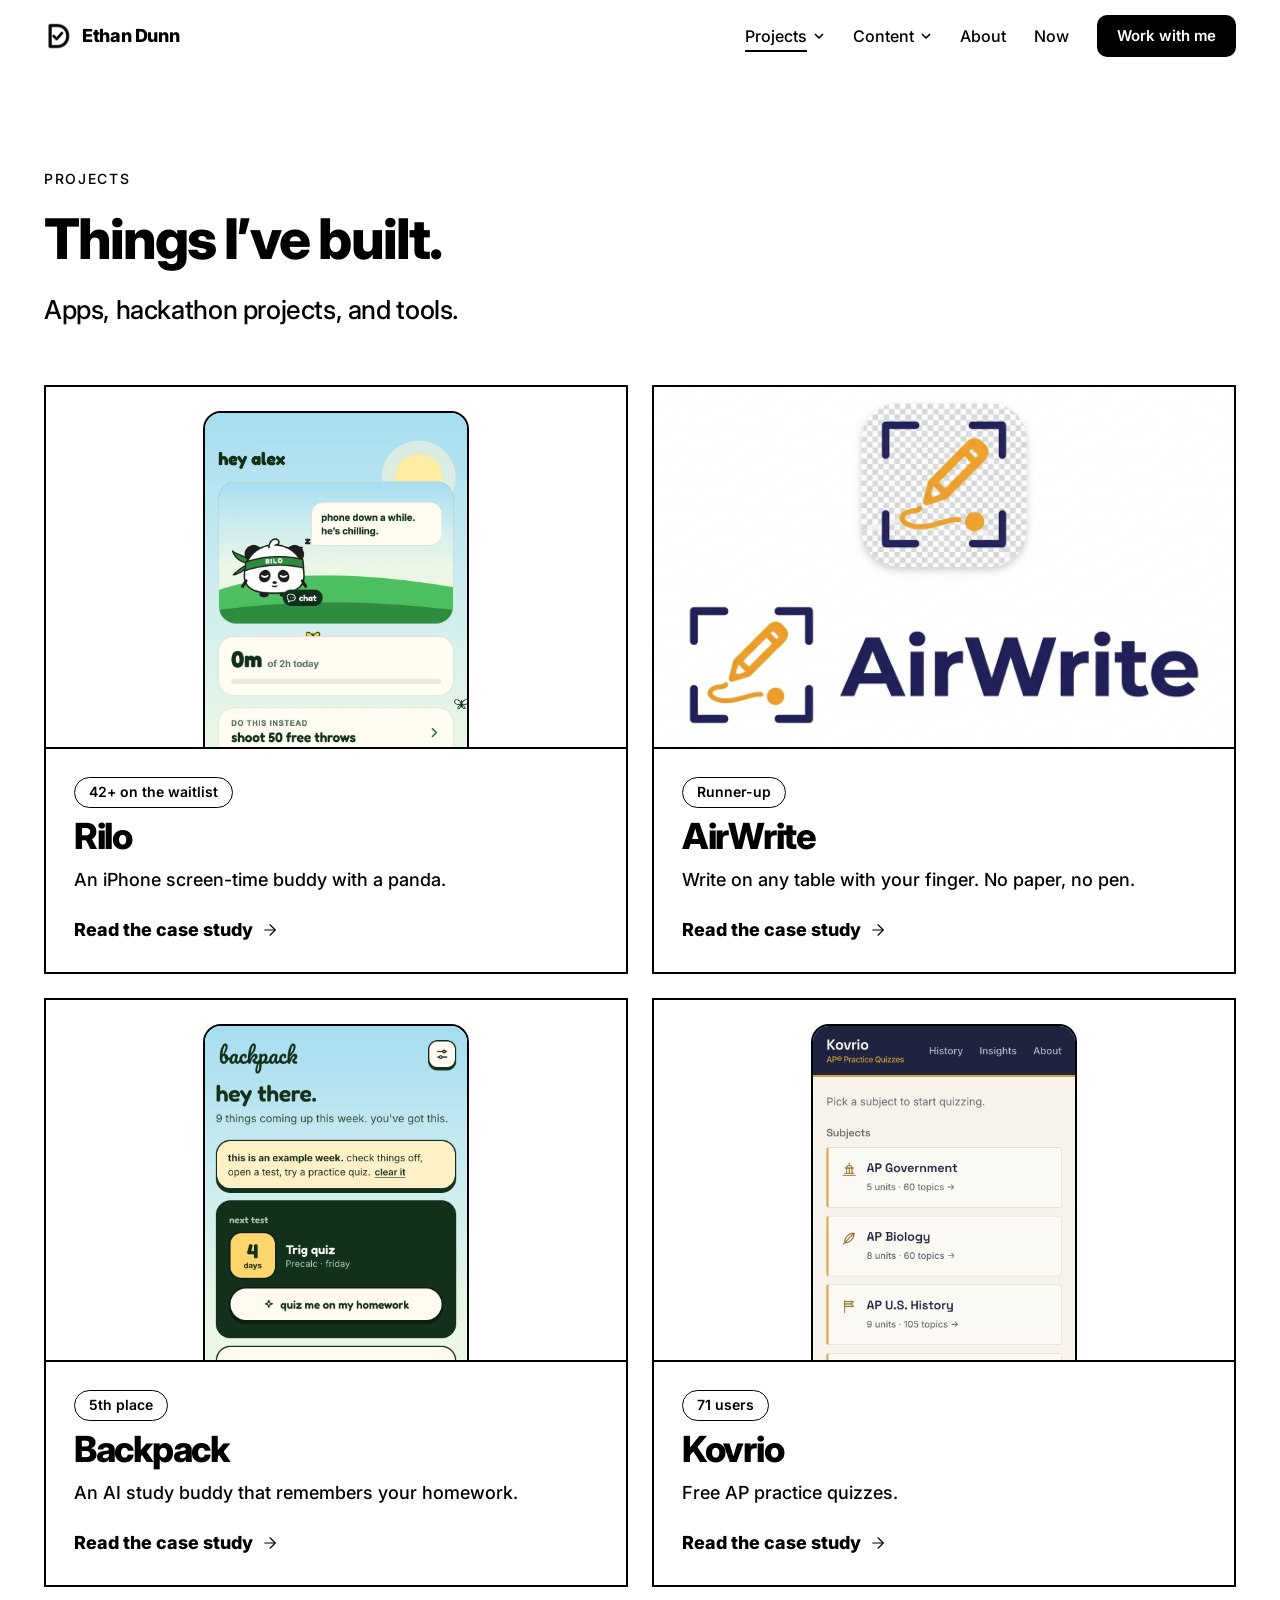
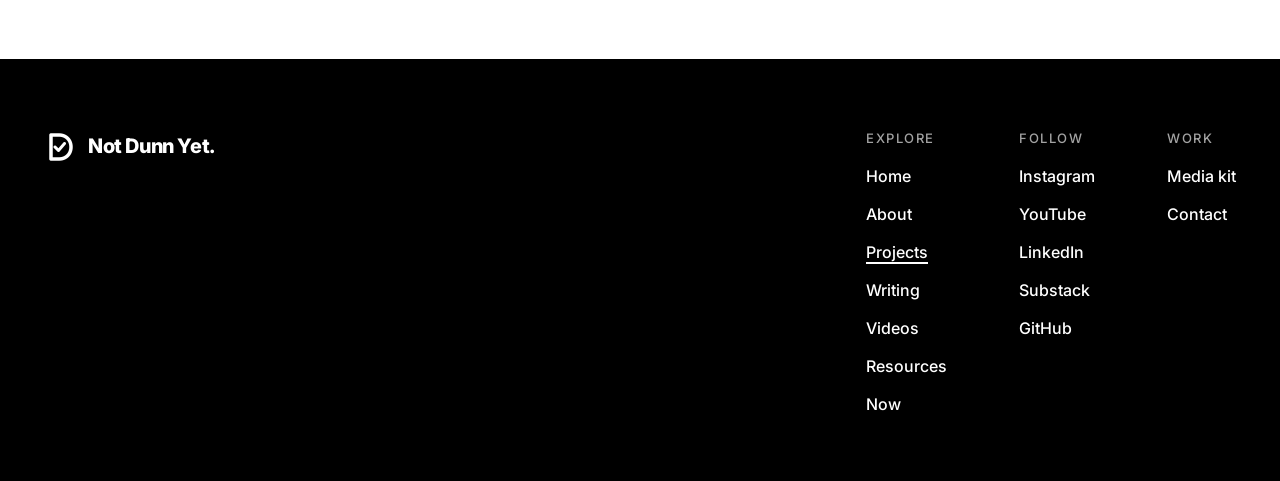
<file: projects/index.html>
<!DOCTYPE html>
<html lang="en">
<head>
  <meta charset="UTF-8">
  <meta name="viewport" content="width=device-width, initial-scale=1.0, viewport-fit=cover">
  <title>Projects · Ethan Dunn</title>
  <meta name="description" content="Apps and tools Ethan Dunn has built.">
  <meta name="theme-color" content="#FFFFFF">
  <link rel="preconnect" href="https://fonts.googleapis.com">
  <link rel="preconnect" href="https://fonts.gstatic.com" crossorigin>
  <link href="https://fonts.googleapis.com/css2?family=Inter:wght@500;600;800&display=swap" rel="stylesheet">
  <link rel="icon" type="image/png" sizes="32x32" href="/assets/favicon-32.png?v=6">
  <link rel="icon" type="image/png" sizes="256x256" href="/assets/favicon.png?v=6">
  <link rel="shortcut icon" href="/favicon.ico?v=6">
  <link rel="apple-touch-icon" href="/assets/apple-touch-icon.png?v=6">
  <link rel="stylesheet" href="/styles.css">
  <script>
    /* Motion on unless the visitor asked for less. If motion.js never runs
       (blocked, offline), drop the class so nothing stays hidden. */
    (function () {
      if (window.matchMedia('(prefers-reduced-motion: reduce)').matches) return;
      var d = document.documentElement;
      d.classList.add('motion');
      setTimeout(function () { if (!window.__motion) d.classList.remove('motion'); }, 2500);
    })();
  </script>
  <link rel="modulepreload" href="/assets/js/motion-mini-11.18.2.js">
</head>
<body>
  <a class="skip" href="#main">Skip to content</a>

<!-- layout:header -->
<header class="site-header">
  <div class="wrap header-inner">
    <a href="/" class="brand" aria-label="Ethan Dunn, home">
      <img src="/assets/logo-mark-black.png" alt="" width="28" height="28">
      <span class="brand-name">Ethan Dunn</span>
    </a>
    <button class="menu-toggle" type="button" aria-expanded="false" aria-controls="site-nav" aria-label="Open menu">
      <span class="menu-icon" aria-hidden="true"><span></span><span></span><span></span></span>
    </button>
    <nav class="site-nav" id="site-nav" aria-label="Main">
      <ul class="nav-list">
        <li class="nav-item nav-home"><a class="nav-link" href="/"><span class="nav-label">Home</span></a></li>
        <li class="nav-item has-dropdown">
          <button class="nav-trigger is-current" type="button" aria-expanded="false" aria-controls="dd-projects">
            <span class="nav-label">Projects</span><svg class="chevron" width="12" height="12" viewBox="0 0 12 12" aria-hidden="true" focusable="false"><path d="M2.5 4.5 6 8l3.5-3.5" fill="none" stroke="currentColor" stroke-width="1.75" stroke-linecap="round" stroke-linejoin="round"/></svg>
          </button>
          <div class="dropdown" id="dd-projects">
            <ul>
            <li><a href="/projects/rilo/"><span class="dd-title">Rilo</span><span class="dd-desc">Screen-time buddy for iPhone</span></a></li>
            <li><a href="/projects/airwrite/"><span class="dd-title">AirWrite</span><span class="dd-desc">Runner-up at Hack the Track</span></a></li>
            <li><a href="/projects/backpack/"><span class="dd-title">Backpack</span><span class="dd-desc">5th place at NXT Build Sprint</span></a></li>
            <li><a href="/projects/kovrio/"><span class="dd-title">Kovrio</span><span class="dd-desc">AP study app with 71 users</span></a></li>
            </ul>
          </div>
        </li>
        <li class="nav-item has-dropdown">
          <button class="nav-trigger" type="button" aria-expanded="false" aria-controls="dd-content">
            <span class="nav-label">Content</span><svg class="chevron" width="12" height="12" viewBox="0 0 12 12" aria-hidden="true" focusable="false"><path d="M2.5 4.5 6 8l3.5-3.5" fill="none" stroke="currentColor" stroke-width="1.75" stroke-linecap="round" stroke-linejoin="round"/></svg>
          </button>
          <div class="dropdown" id="dd-content">
            <ul>
            <li><a href="/videos/"><span class="dd-title">Videos</span><span class="dd-desc">Reels and YouTube</span></a></li>
            <li><a href="/writing/"><span class="dd-title">Writing</span><span class="dd-desc">Essays on Substack</span></a></li>
            <li><a href="/resources/"><span class="dd-title">Resources</span><span class="dd-desc">Free guides, like Learn to Build Software with AI in 21 Days</span></a></li>
            </ul>
          </div>
        </li>
        <li class="nav-item"><a class="nav-link" href="/about/"><span class="nav-label">About</span></a></li>
        <li class="nav-item"><a class="nav-link" href="/now/"><span class="nav-label">Now</span></a></li>
        <li class="nav-item nav-cta-item"><a class="nav-cta" href="/work-with-me/">Work with me</a></li>
      </ul>
    </nav>
  </div>
</header>
<!-- /layout:header -->

  <main id="main" class="inner">
    <section class="section page-intro" aria-labelledby="page-title">
      <div class="wrap">
        <p class="section-label reveal">Projects</p>
        <h1 class="section-title reveal" id="page-title">Things I’ve built.</h1>
        <p class="page-lead reveal">Apps, hackathon projects, and tools.</p>
        
      </div>
    </section>
    <section class="section block block--flush">
      <div class="wrap">
<div class="tile-grid">
          <a class="tile project-tile reveal" href="/projects/rilo/">
            <div class="tile-media"><img class="is-phone" src="/img/rilo-home.webp" alt="Rilo home screen" loading="lazy"></div>
            <div class="tile-body">
              <ul class="chips" role="list"><li class="chip">42+ on the waitlist</li></ul>
              <h2>Rilo</h2>
              <p>An iPhone screen-time buddy with a panda.</p>
              <span class="tile-more">Read the case study <svg class="icon tile-arrow" width="18" height="18" viewBox="0 0 24 24" fill="none" stroke="currentColor" stroke-width="1.5" stroke-linecap="round" stroke-linejoin="round" aria-hidden="true" focusable="false"><path d="M5 12h14" /> <path d="m12 5 7 7-7 7" /></svg></span>
            </div>
          </a>
          <a class="tile project-tile reveal" href="/projects/airwrite/">
            <div class="tile-media"><img src="/img/projects/airwrite-lockup.jpg" alt="AirWrite logo" loading="lazy"></div>
            <div class="tile-body">
              <ul class="chips" role="list"><li class="chip">Runner-up</li></ul>
              <h2>AirWrite</h2>
              <p>Write on any table with your finger. No paper, no pen.</p>
              <span class="tile-more">Read the case study <svg class="icon tile-arrow" width="18" height="18" viewBox="0 0 24 24" fill="none" stroke="currentColor" stroke-width="1.5" stroke-linecap="round" stroke-linejoin="round" aria-hidden="true" focusable="false"><path d="M5 12h14" /> <path d="m12 5 7 7-7 7" /></svg></span>
            </div>
          </a>
          <a class="tile project-tile reveal" href="/projects/backpack/">
            <div class="tile-media"><img class="is-phone" src="/img/projects/backpack-plans.png" alt="Backpack plans screen" loading="lazy"></div>
            <div class="tile-body">
              <ul class="chips" role="list"><li class="chip">5th place</li></ul>
              <h2>Backpack</h2>
              <p>An AI study buddy that remembers your homework.</p>
              <span class="tile-more">Read the case study <svg class="icon tile-arrow" width="18" height="18" viewBox="0 0 24 24" fill="none" stroke="currentColor" stroke-width="1.5" stroke-linecap="round" stroke-linejoin="round" aria-hidden="true" focusable="false"><path d="M5 12h14" /> <path d="m12 5 7 7-7 7" /></svg></span>
            </div>
          </a>
          <a class="tile project-tile reveal" href="/projects/kovrio/">
            <div class="tile-media"><img class="is-phone" src="/img/projects/kovrio-subjects.png" alt="Kovrio subject list" loading="lazy"></div>
            <div class="tile-body">
              <ul class="chips" role="list"><li class="chip">71 users</li></ul>
              <h2>Kovrio</h2>
              <p>Free AP practice quizzes.</p>
              <span class="tile-more">Read the case study <svg class="icon tile-arrow" width="18" height="18" viewBox="0 0 24 24" fill="none" stroke="currentColor" stroke-width="1.5" stroke-linecap="round" stroke-linejoin="round" aria-hidden="true" focusable="false"><path d="M5 12h14" /> <path d="m12 5 7 7-7 7" /></svg></span>
            </div>
          </a>
        </div>
      </div>
    </section>
  </main>

<!-- layout:footer -->
<footer class="site-footer">
  <div class="wrap footer-inner">
    <span class="footer-brand">
      <img src="/assets/logo-mark-white.png" alt="" width="32" height="32">
      Not Dunn Yet.
    </span>
    <nav class="footer-nav" aria-label="Footer">
      <div class="footer-group">
        <h2 class="footer-heading">Explore</h2>
        <ul>
          <li><a href="/">Home</a></li>
          <li><a href="/about/">About</a></li>
          <li><a href="/projects/" aria-current="page">Projects</a></li>
          <li><a href="/writing/">Writing</a></li>
          <li><a href="/videos/">Videos</a></li>
          <li><a href="/resources/">Resources</a></li>
          <li><a href="/now/">Now</a></li>
        </ul>
      </div>
      <div class="footer-group">
        <h2 class="footer-heading">Follow</h2>
        <ul>
          <li><a href="https://instagram.com/ethan.j.dunn" target="_blank" rel="noopener">Instagram</a></li>
          <li><a href="https://youtube.com/@ethan_dunn" target="_blank" rel="noopener">YouTube</a></li>
          <li><a href="https://www.linkedin.com/in/ethandunnofficial" target="_blank" rel="noopener">LinkedIn</a></li>
          <li><a href="https://substack.com/@ethanjdunn" target="_blank" rel="noopener">Substack</a></li>
          <li><a href="https://github.com/ethandunn10" target="_blank" rel="noopener">GitHub</a></li>
        </ul>
      </div>
      <div class="footer-group">
        <h2 class="footer-heading">Work</h2>
        <ul>
          <li><a href="https://beacons.ai/ethandunn/mediakit" target="_blank" rel="noopener">Media kit</a></li>
          <li><a href="mailto:ethanjudgedunn10@gmail.com">Contact</a></li>
        </ul>
      </div>
    </nav>
  </div>
</footer>
<!-- /layout:footer -->

  <script src="/nav.js"></script>
  <script type="module" src="/motion.js"></script>
</body>
</html>
</file>
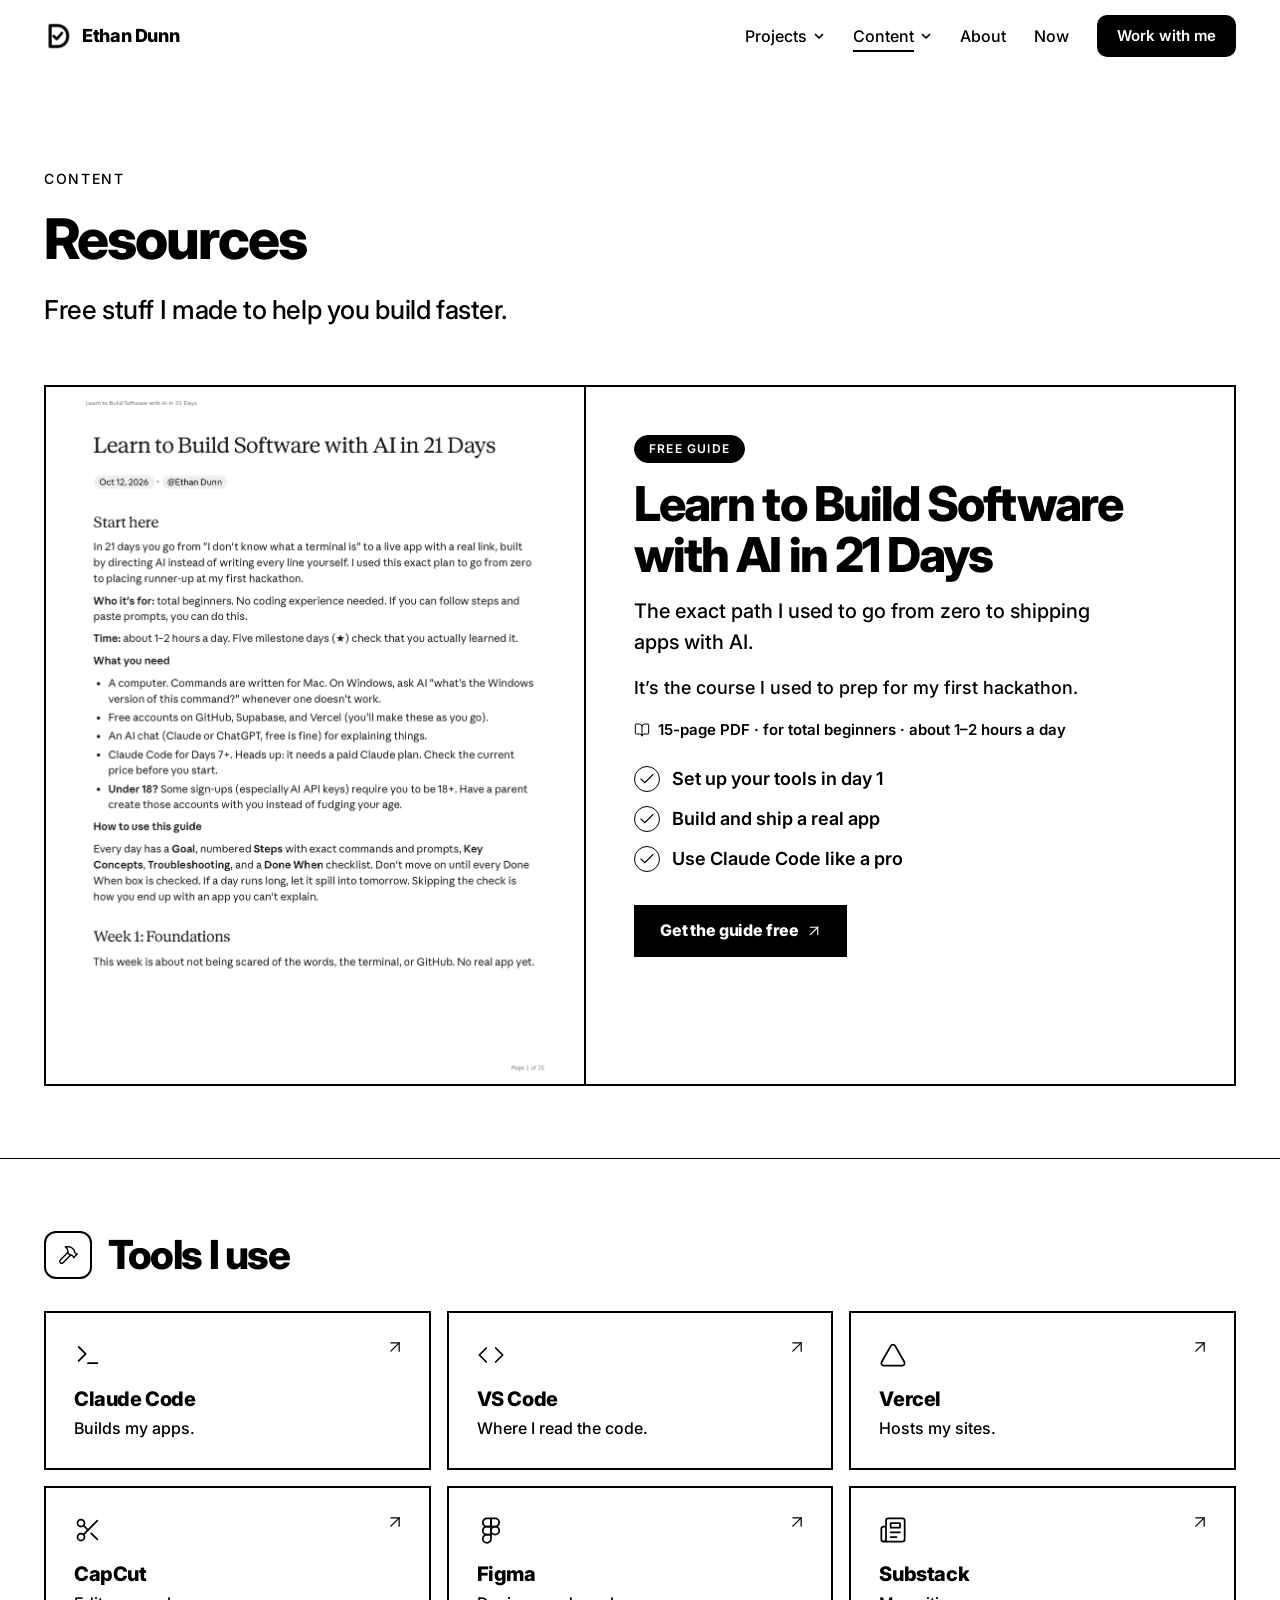
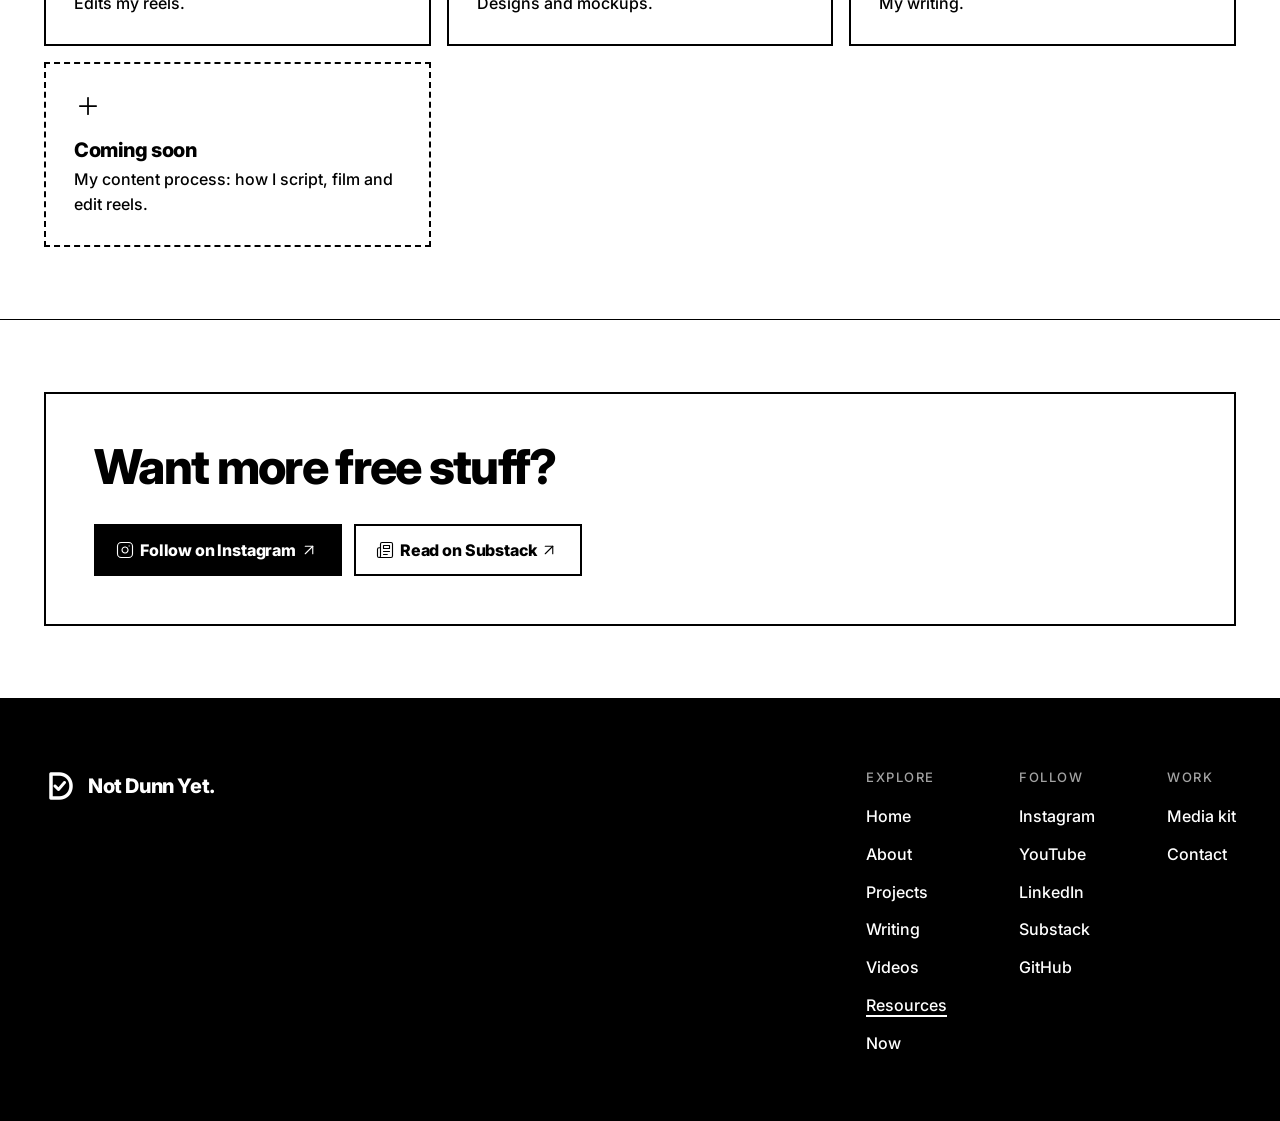
<file: resources/index.html>
<!DOCTYPE html>
<html lang="en">
<head>
  <meta charset="UTF-8">
  <meta name="viewport" content="width=device-width, initial-scale=1.0, viewport-fit=cover">
  <title>Resources · Ethan Dunn</title>
  <meta name="description" content="Free guides and the tools Ethan Dunn uses.">
  <meta name="theme-color" content="#FFFFFF">
  <link rel="preconnect" href="https://fonts.googleapis.com">
  <link rel="preconnect" href="https://fonts.gstatic.com" crossorigin>
  <link href="https://fonts.googleapis.com/css2?family=Inter:wght@500;600;800&display=swap" rel="stylesheet">
  <link rel="icon" type="image/png" sizes="32x32" href="/assets/favicon-32.png?v=6">
  <link rel="icon" type="image/png" sizes="256x256" href="/assets/favicon.png?v=6">
  <link rel="shortcut icon" href="/favicon.ico?v=6">
  <link rel="apple-touch-icon" href="/assets/apple-touch-icon.png?v=6">
  <link rel="stylesheet" href="/styles.css">
  <script>
    /* Motion on unless the visitor asked for less. If motion.js never runs
       (blocked, offline), drop the class so nothing stays hidden. */
    (function () {
      if (window.matchMedia('(prefers-reduced-motion: reduce)').matches) return;
      var d = document.documentElement;
      d.classList.add('motion');
      setTimeout(function () { if (!window.__motion) d.classList.remove('motion'); }, 2500);
    })();
  </script>
  <link rel="modulepreload" href="/assets/js/motion-mini-11.18.2.js">
</head>
<body>
  <a class="skip" href="#main">Skip to content</a>

<!-- layout:header -->
<header class="site-header">
  <div class="wrap header-inner">
    <a href="/" class="brand" aria-label="Ethan Dunn, home">
      <img src="/assets/logo-mark-black.png" alt="" width="28" height="28">
      <span class="brand-name">Ethan Dunn</span>
    </a>
    <button class="menu-toggle" type="button" aria-expanded="false" aria-controls="site-nav" aria-label="Open menu">
      <span class="menu-icon" aria-hidden="true"><span></span><span></span><span></span></span>
    </button>
    <nav class="site-nav" id="site-nav" aria-label="Main">
      <ul class="nav-list">
        <li class="nav-item nav-home"><a class="nav-link" href="/"><span class="nav-label">Home</span></a></li>
        <li class="nav-item has-dropdown">
          <button class="nav-trigger" type="button" aria-expanded="false" aria-controls="dd-projects">
            <span class="nav-label">Projects</span><svg class="chevron" width="12" height="12" viewBox="0 0 12 12" aria-hidden="true" focusable="false"><path d="M2.5 4.5 6 8l3.5-3.5" fill="none" stroke="currentColor" stroke-width="1.75" stroke-linecap="round" stroke-linejoin="round"/></svg>
          </button>
          <div class="dropdown" id="dd-projects">
            <ul>
            <li><a href="/projects/rilo/"><span class="dd-title">Rilo</span><span class="dd-desc">Screen-time buddy for iPhone</span></a></li>
            <li><a href="/projects/airwrite/"><span class="dd-title">AirWrite</span><span class="dd-desc">Runner-up at Hack the Track</span></a></li>
            <li><a href="/projects/backpack/"><span class="dd-title">Backpack</span><span class="dd-desc">5th place at NXT Build Sprint</span></a></li>
            <li><a href="/projects/kovrio/"><span class="dd-title">Kovrio</span><span class="dd-desc">AP study app with 71 users</span></a></li>
            </ul>
          </div>
        </li>
        <li class="nav-item has-dropdown">
          <button class="nav-trigger is-current" type="button" aria-expanded="false" aria-controls="dd-content">
            <span class="nav-label">Content</span><svg class="chevron" width="12" height="12" viewBox="0 0 12 12" aria-hidden="true" focusable="false"><path d="M2.5 4.5 6 8l3.5-3.5" fill="none" stroke="currentColor" stroke-width="1.75" stroke-linecap="round" stroke-linejoin="round"/></svg>
          </button>
          <div class="dropdown" id="dd-content">
            <ul>
            <li><a href="/videos/"><span class="dd-title">Videos</span><span class="dd-desc">Reels and YouTube</span></a></li>
            <li><a href="/writing/"><span class="dd-title">Writing</span><span class="dd-desc">Essays on Substack</span></a></li>
            <li><a href="/resources/" aria-current="page"><span class="dd-title">Resources</span><span class="dd-desc">Free guides, like Learn to Build Software with AI in 21 Days</span></a></li>
            </ul>
          </div>
        </li>
        <li class="nav-item"><a class="nav-link" href="/about/"><span class="nav-label">About</span></a></li>
        <li class="nav-item"><a class="nav-link" href="/now/"><span class="nav-label">Now</span></a></li>
        <li class="nav-item nav-cta-item"><a class="nav-cta" href="/work-with-me/">Work with me</a></li>
      </ul>
    </nav>
  </div>
</header>
<!-- /layout:header -->

  <main id="main" class="inner">
    <section class="section page-intro" aria-labelledby="page-title">
      <div class="wrap">
        <p class="section-label reveal">Content</p>
        <h1 class="section-title reveal" id="page-title">Resources</h1>
        <p class="page-lead reveal">Free stuff I made to help you build faster.</p>
        
      </div>
    </section>
    <section class="section block block--flush">
      <div class="wrap">
<article class="guide reveal" aria-labelledby="guide-title">
          <div class="guide-cover"><img src="/img/resources/guide-cover.png" alt="The first page of the guide"></div>
          <div class="guide-body">
            <span class="chip chip--solid">Free guide</span>
            <h2 id="guide-title">Learn to Build Software with AI in 21 Days</h2>
            <p class="guide-line">The exact path I used to go from zero to shipping apps with AI.</p>
            <p>It’s the course I used to prep for my first hackathon.</p>
            <p class="guide-details"><svg class="icon" width="16" height="16" viewBox="0 0 24 24" fill="none" stroke="currentColor" stroke-width="1.5" stroke-linecap="round" stroke-linejoin="round" aria-hidden="true" focusable="false"><path d="M12 7v14" /> <path d="M3 18a1 1 0 0 1-1-1V4a1 1 0 0 1 1-1h5a4 4 0 0 1 4 4 4 4 0 0 1 4-4h5a1 1 0 0 1 1 1v13a1 1 0 0 1-1 1h-6a3 3 0 0 0-3 3 3 3 0 0 0-3-3z" /></svg>15-page PDF · for total beginners · about 1–2 hours a day</p>
            <ul class="checks"><li><svg class="icon" width="20" height="20" viewBox="0 0 24 24" fill="none" stroke="currentColor" stroke-width="1.5" stroke-linecap="round" stroke-linejoin="round" aria-hidden="true" focusable="false"><path d="M20 6 9 17l-5-5" /></svg><span>Set up your tools in day 1</span></li><li><svg class="icon" width="20" height="20" viewBox="0 0 24 24" fill="none" stroke="currentColor" stroke-width="1.5" stroke-linecap="round" stroke-linejoin="round" aria-hidden="true" focusable="false"><path d="M20 6 9 17l-5-5" /></svg><span>Build and ship a real app</span></li><li><svg class="icon" width="20" height="20" viewBox="0 0 24 24" fill="none" stroke="currentColor" stroke-width="1.5" stroke-linecap="round" stroke-linejoin="round" aria-hidden="true" focusable="false"><path d="M20 6 9 17l-5-5" /></svg><span>Use Claude Code like a pro</span></li></ul>
            <a class="btn" href="https://drive.google.com/file/d/1NpEL3CEii53o4b-ChxSMcOaKy5v5rD36/view" target="_blank" rel="noopener">Get the guide free<svg class="icon btn-arrow" width="18" height="18" viewBox="0 0 24 24" fill="none" stroke="currentColor" stroke-width="1.5" stroke-linecap="round" stroke-linejoin="round" aria-hidden="true" focusable="false"><path d="M7 7h10v10" /> <path d="M7 17 17 7" /></svg><span class="sr-only"> (opens in a new tab)</span></a>
          </div>
        </article>
      </div>
    </section>
    <section class="section block">
      <div class="wrap">
<div class="sec-head reveal"><span class="sec-icon"><svg class="icon" width="22" height="22" viewBox="0 0 24 24" fill="none" stroke="currentColor" stroke-width="1.5" stroke-linecap="round" stroke-linejoin="round" aria-hidden="true" focusable="false"><path d="m15 12-8.373 8.373a1 1 0 1 1-3-3L12 9" /> <path d="m18 15 4-4" /> <path d="m21.5 11.5-1.914-1.914A2 2 0 0 1 19 8.172V7l-2.26-2.26a6 6 0 0 0-4.202-1.756L9 2.96l.92.82A6.18 6.18 0 0 1 12 8.4V10l2 2h1.172a2 2 0 0 1 1.414.586L18.5 14.5" /></svg></span><h2 id="tools">Tools I use</h2></div>
        <ul class="tool-grid" role="list">
          <li class="reveal"><a class="tool tile" href="https://www.anthropic.com/claude-code" target="_blank" rel="noopener">
            <svg class="icon" width="28" height="28" viewBox="0 0 24 24" fill="none" stroke="currentColor" stroke-width="1.5" stroke-linecap="round" stroke-linejoin="round" aria-hidden="true" focusable="false"><polyline points="4 17 10 11 4 5" /> <line x1="12" x2="20" y1="19" y2="19" /></svg>
            <h3>Claude Code</h3>
            <p>Builds my apps.</p>
            <svg class="icon tool-arrow" width="20" height="20" viewBox="0 0 24 24" fill="none" stroke="currentColor" stroke-width="1.5" stroke-linecap="round" stroke-linejoin="round" aria-hidden="true" focusable="false"><path d="M7 7h10v10" /> <path d="M7 17 17 7" /></svg><span class="sr-only"> (opens in a new tab)</span>
          </a></li>
          <li class="reveal"><a class="tool tile" href="https://code.visualstudio.com/" target="_blank" rel="noopener">
            <svg class="icon" width="28" height="28" viewBox="0 0 24 24" fill="none" stroke="currentColor" stroke-width="1.5" stroke-linecap="round" stroke-linejoin="round" aria-hidden="true" focusable="false"><polyline points="16 18 22 12 16 6" /> <polyline points="8 6 2 12 8 18" /></svg>
            <h3>VS Code</h3>
            <p>Where I read the code.</p>
            <svg class="icon tool-arrow" width="20" height="20" viewBox="0 0 24 24" fill="none" stroke="currentColor" stroke-width="1.5" stroke-linecap="round" stroke-linejoin="round" aria-hidden="true" focusable="false"><path d="M7 7h10v10" /> <path d="M7 17 17 7" /></svg><span class="sr-only"> (opens in a new tab)</span>
          </a></li>
          <li class="reveal"><a class="tool tile" href="https://vercel.com/" target="_blank" rel="noopener">
            <svg class="icon" width="28" height="28" viewBox="0 0 24 24" fill="none" stroke="currentColor" stroke-width="1.5" stroke-linecap="round" stroke-linejoin="round" aria-hidden="true" focusable="false"><path d="M13.73 4a2 2 0 0 0-3.46 0l-8 14A2 2 0 0 0 4 21h16a2 2 0 0 0 1.73-3Z" /></svg>
            <h3>Vercel</h3>
            <p>Hosts my sites.</p>
            <svg class="icon tool-arrow" width="20" height="20" viewBox="0 0 24 24" fill="none" stroke="currentColor" stroke-width="1.5" stroke-linecap="round" stroke-linejoin="round" aria-hidden="true" focusable="false"><path d="M7 7h10v10" /> <path d="M7 17 17 7" /></svg><span class="sr-only"> (opens in a new tab)</span>
          </a></li>
          <li class="reveal"><a class="tool tile" href="https://www.capcut.com/" target="_blank" rel="noopener">
            <svg class="icon" width="28" height="28" viewBox="0 0 24 24" fill="none" stroke="currentColor" stroke-width="1.5" stroke-linecap="round" stroke-linejoin="round" aria-hidden="true" focusable="false"><circle cx="6" cy="6" r="3" /> <path d="M8.12 8.12 12 12" /> <path d="M20 4 8.12 15.88" /> <circle cx="6" cy="18" r="3" /> <path d="M14.8 14.8 20 20" /></svg>
            <h3>CapCut</h3>
            <p>Edits my reels.</p>
            <svg class="icon tool-arrow" width="20" height="20" viewBox="0 0 24 24" fill="none" stroke="currentColor" stroke-width="1.5" stroke-linecap="round" stroke-linejoin="round" aria-hidden="true" focusable="false"><path d="M7 7h10v10" /> <path d="M7 17 17 7" /></svg><span class="sr-only"> (opens in a new tab)</span>
          </a></li>
          <li class="reveal"><a class="tool tile" href="https://www.figma.com/" target="_blank" rel="noopener">
            <svg class="icon" width="28" height="28" viewBox="0 0 24 24" fill="none" stroke="currentColor" stroke-width="1.5" stroke-linecap="round" stroke-linejoin="round" aria-hidden="true" focusable="false"><path d="M5 5.5A3.5 3.5 0 0 1 8.5 2H12v7H8.5A3.5 3.5 0 0 1 5 5.5z" /> <path d="M12 2h3.5a3.5 3.5 0 1 1 0 7H12V2z" /> <path d="M12 12.5a3.5 3.5 0 1 1 7 0 3.5 3.5 0 1 1-7 0z" /> <path d="M5 19.5A3.5 3.5 0 0 1 8.5 16H12v3.5a3.5 3.5 0 1 1-7 0z" /> <path d="M5 12.5A3.5 3.5 0 0 1 8.5 9H12v7H8.5A3.5 3.5 0 0 1 5 12.5z" /></svg>
            <h3>Figma</h3>
            <p>Designs and mockups.</p>
            <svg class="icon tool-arrow" width="20" height="20" viewBox="0 0 24 24" fill="none" stroke="currentColor" stroke-width="1.5" stroke-linecap="round" stroke-linejoin="round" aria-hidden="true" focusable="false"><path d="M7 7h10v10" /> <path d="M7 17 17 7" /></svg><span class="sr-only"> (opens in a new tab)</span>
          </a></li>
          <li class="reveal"><a class="tool tile" href="https://substack.com/@ethanjdunn" target="_blank" rel="noopener">
            <svg class="icon" width="28" height="28" viewBox="0 0 24 24" fill="none" stroke="currentColor" stroke-width="1.5" stroke-linecap="round" stroke-linejoin="round" aria-hidden="true" focusable="false"><path d="M4 22h16a2 2 0 0 0 2-2V4a2 2 0 0 0-2-2H8a2 2 0 0 0-2 2v16a2 2 0 0 1-2 2Zm0 0a2 2 0 0 1-2-2v-9c0-1.1.9-2 2-2h2" /> <path d="M18 14h-8" /> <path d="M15 18h-5" /> <path d="M10 6h8v4h-8V6Z" /></svg>
            <h3>Substack</h3>
            <p>My writing.</p>
            <svg class="icon tool-arrow" width="20" height="20" viewBox="0 0 24 24" fill="none" stroke="currentColor" stroke-width="1.5" stroke-linecap="round" stroke-linejoin="round" aria-hidden="true" focusable="false"><path d="M7 7h10v10" /> <path d="M7 17 17 7" /></svg><span class="sr-only"> (opens in a new tab)</span>
          </a></li>
          <li class="reveal"><div class="soon"><svg class="icon" width="28" height="28" viewBox="0 0 24 24" fill="none" stroke="currentColor" stroke-width="1.5" stroke-linecap="round" stroke-linejoin="round" aria-hidden="true" focusable="false"><path d="M5 12h14" /> <path d="M12 5v14" /></svg><h3>Coming soon</h3><p>My content process: how I script, film and edit reels.</p></div></li>
        </ul>
      </div>
    </section>
    <section class="section block">
      <div class="wrap">
<div class="cta-block reveal">
          <h2>Want more free stuff?</h2>
          <div class="btn-row">
            <a class="btn" href="https://instagram.com/ethan.j.dunn" target="_blank" rel="noopener"><svg class="icon" width="18" height="18" viewBox="0 0 24 24" fill="none" stroke="currentColor" stroke-width="1.5" stroke-linecap="round" stroke-linejoin="round" aria-hidden="true" focusable="false"><rect width="20" height="20" x="2" y="2" rx="5" ry="5" /> <path d="M16 11.37A4 4 0 1 1 12.63 8 4 4 0 0 1 16 11.37z" /> <line x1="17.5" x2="17.51" y1="6.5" y2="6.5" /></svg>Follow on Instagram<svg class="icon btn-arrow" width="18" height="18" viewBox="0 0 24 24" fill="none" stroke="currentColor" stroke-width="1.5" stroke-linecap="round" stroke-linejoin="round" aria-hidden="true" focusable="false"><path d="M7 7h10v10" /> <path d="M7 17 17 7" /></svg><span class="sr-only"> (opens in a new tab)</span></a>
            <a class="btn btn--ghost" href="https://substack.com/@ethanjdunn" target="_blank" rel="noopener"><svg class="icon" width="18" height="18" viewBox="0 0 24 24" fill="none" stroke="currentColor" stroke-width="1.5" stroke-linecap="round" stroke-linejoin="round" aria-hidden="true" focusable="false"><path d="M4 22h16a2 2 0 0 0 2-2V4a2 2 0 0 0-2-2H8a2 2 0 0 0-2 2v16a2 2 0 0 1-2 2Zm0 0a2 2 0 0 1-2-2v-9c0-1.1.9-2 2-2h2" /> <path d="M18 14h-8" /> <path d="M15 18h-5" /> <path d="M10 6h8v4h-8V6Z" /></svg>Read on Substack<svg class="icon btn-arrow" width="18" height="18" viewBox="0 0 24 24" fill="none" stroke="currentColor" stroke-width="1.5" stroke-linecap="round" stroke-linejoin="round" aria-hidden="true" focusable="false"><path d="M7 7h10v10" /> <path d="M7 17 17 7" /></svg><span class="sr-only"> (opens in a new tab)</span></a>
          </div>
        </div>
      </div>
    </section>
  </main>

<!-- layout:footer -->
<footer class="site-footer">
  <div class="wrap footer-inner">
    <span class="footer-brand">
      <img src="/assets/logo-mark-white.png" alt="" width="32" height="32">
      Not Dunn Yet.
    </span>
    <nav class="footer-nav" aria-label="Footer">
      <div class="footer-group">
        <h2 class="footer-heading">Explore</h2>
        <ul>
          <li><a href="/">Home</a></li>
          <li><a href="/about/">About</a></li>
          <li><a href="/projects/">Projects</a></li>
          <li><a href="/writing/">Writing</a></li>
          <li><a href="/videos/">Videos</a></li>
          <li><a href="/resources/" aria-current="page">Resources</a></li>
          <li><a href="/now/">Now</a></li>
        </ul>
      </div>
      <div class="footer-group">
        <h2 class="footer-heading">Follow</h2>
        <ul>
          <li><a href="https://instagram.com/ethan.j.dunn" target="_blank" rel="noopener">Instagram</a></li>
          <li><a href="https://youtube.com/@ethan_dunn" target="_blank" rel="noopener">YouTube</a></li>
          <li><a href="https://www.linkedin.com/in/ethandunnofficial" target="_blank" rel="noopener">LinkedIn</a></li>
          <li><a href="https://substack.com/@ethanjdunn" target="_blank" rel="noopener">Substack</a></li>
          <li><a href="https://github.com/ethandunn10" target="_blank" rel="noopener">GitHub</a></li>
        </ul>
      </div>
      <div class="footer-group">
        <h2 class="footer-heading">Work</h2>
        <ul>
          <li><a href="https://beacons.ai/ethandunn/mediakit" target="_blank" rel="noopener">Media kit</a></li>
          <li><a href="mailto:ethanjudgedunn10@gmail.com">Contact</a></li>
        </ul>
      </div>
    </nav>
  </div>
</footer>
<!-- /layout:footer -->

  <script src="/nav.js"></script>
  <script type="module" src="/motion.js"></script>
</body>
</html>
</file>
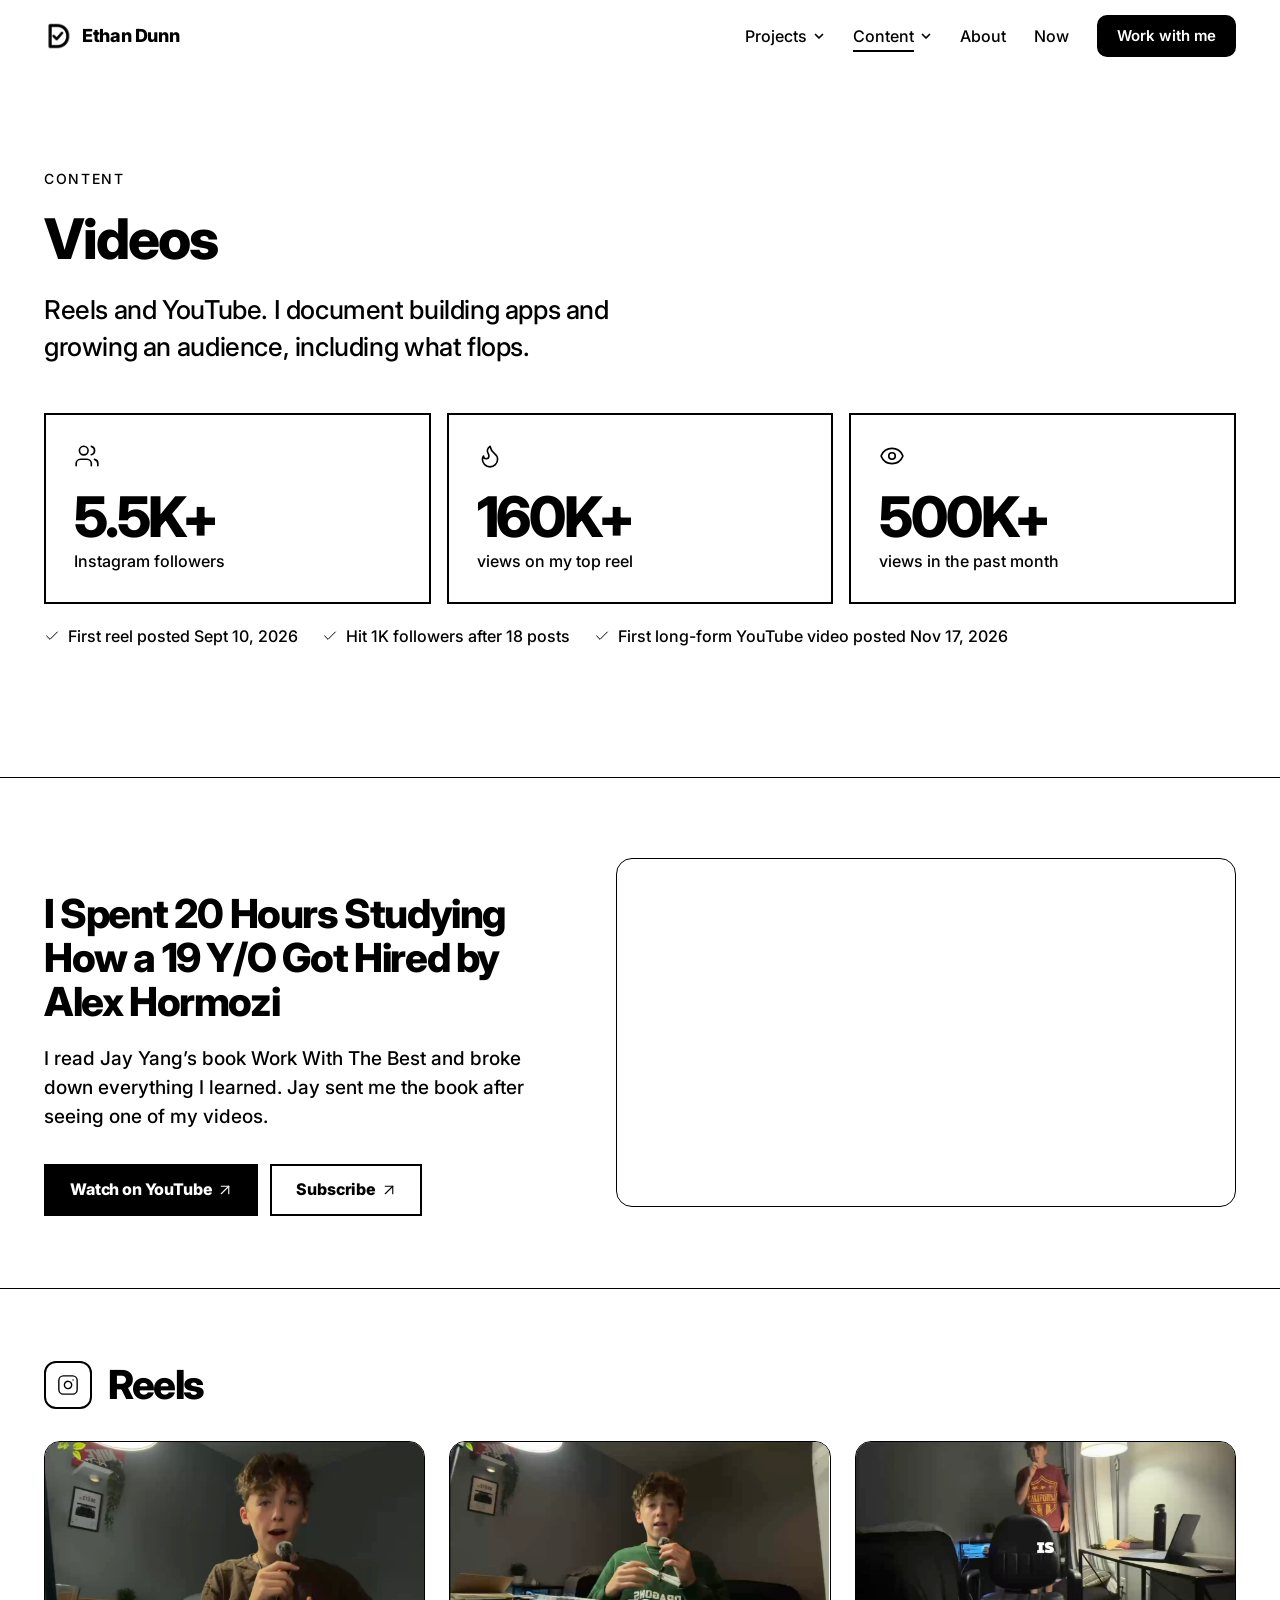
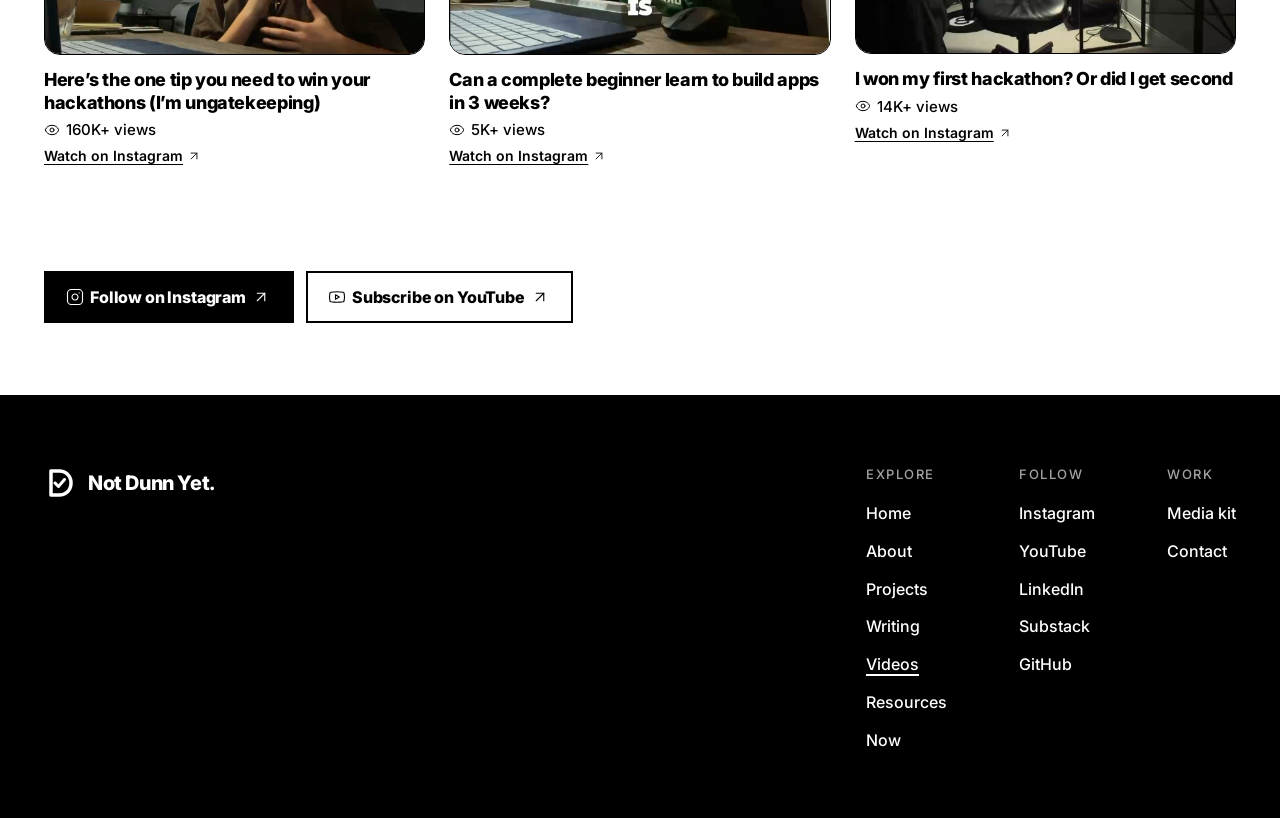
<file: videos/index.html>
<!DOCTYPE html>
<html lang="en">
<head>
  <meta charset="UTF-8">
  <meta name="viewport" content="width=device-width, initial-scale=1.0, viewport-fit=cover">
  <title>Videos · Ethan Dunn</title>
  <meta name="description" content="Reels and YouTube videos from Ethan Dunn.">
  <meta name="theme-color" content="#FFFFFF">
  <link rel="preconnect" href="https://fonts.googleapis.com">
  <link rel="preconnect" href="https://fonts.gstatic.com" crossorigin>
  <link href="https://fonts.googleapis.com/css2?family=Inter:wght@500;600;800&display=swap" rel="stylesheet">
  <link rel="icon" type="image/png" sizes="32x32" href="/assets/favicon-32.png?v=6">
  <link rel="icon" type="image/png" sizes="256x256" href="/assets/favicon.png?v=6">
  <link rel="shortcut icon" href="/favicon.ico?v=6">
  <link rel="apple-touch-icon" href="/assets/apple-touch-icon.png?v=6">
  <link rel="stylesheet" href="/styles.css">
  <script>
    /* Motion on unless the visitor asked for less. If motion.js never runs
       (blocked, offline), drop the class so nothing stays hidden. */
    (function () {
      if (window.matchMedia('(prefers-reduced-motion: reduce)').matches) return;
      var d = document.documentElement;
      d.classList.add('motion');
      setTimeout(function () { if (!window.__motion) d.classList.remove('motion'); }, 2500);
    })();
  </script>
  <link rel="modulepreload" href="/assets/js/motion-mini-11.18.2.js">
</head>
<body>
  <a class="skip" href="#main">Skip to content</a>

<!-- layout:header -->
<header class="site-header">
  <div class="wrap header-inner">
    <a href="/" class="brand" aria-label="Ethan Dunn, home">
      <img src="/assets/logo-mark-black.png" alt="" width="28" height="28">
      <span class="brand-name">Ethan Dunn</span>
    </a>
    <button class="menu-toggle" type="button" aria-expanded="false" aria-controls="site-nav" aria-label="Open menu">
      <span class="menu-icon" aria-hidden="true"><span></span><span></span><span></span></span>
    </button>
    <nav class="site-nav" id="site-nav" aria-label="Main">
      <ul class="nav-list">
        <li class="nav-item nav-home"><a class="nav-link" href="/"><span class="nav-label">Home</span></a></li>
        <li class="nav-item has-dropdown">
          <button class="nav-trigger" type="button" aria-expanded="false" aria-controls="dd-projects">
            <span class="nav-label">Projects</span><svg class="chevron" width="12" height="12" viewBox="0 0 12 12" aria-hidden="true" focusable="false"><path d="M2.5 4.5 6 8l3.5-3.5" fill="none" stroke="currentColor" stroke-width="1.75" stroke-linecap="round" stroke-linejoin="round"/></svg>
          </button>
          <div class="dropdown" id="dd-projects">
            <ul>
            <li><a href="/projects/rilo/"><span class="dd-title">Rilo</span><span class="dd-desc">Screen-time buddy for iPhone</span></a></li>
            <li><a href="/projects/airwrite/"><span class="dd-title">AirWrite</span><span class="dd-desc">Runner-up at Hack the Track</span></a></li>
            <li><a href="/projects/backpack/"><span class="dd-title">Backpack</span><span class="dd-desc">5th place at NXT Build Sprint</span></a></li>
            <li><a href="/projects/kovrio/"><span class="dd-title">Kovrio</span><span class="dd-desc">AP study app with 71 users</span></a></li>
            </ul>
          </div>
        </li>
        <li class="nav-item has-dropdown">
          <button class="nav-trigger is-current" type="button" aria-expanded="false" aria-controls="dd-content">
            <span class="nav-label">Content</span><svg class="chevron" width="12" height="12" viewBox="0 0 12 12" aria-hidden="true" focusable="false"><path d="M2.5 4.5 6 8l3.5-3.5" fill="none" stroke="currentColor" stroke-width="1.75" stroke-linecap="round" stroke-linejoin="round"/></svg>
          </button>
          <div class="dropdown" id="dd-content">
            <ul>
            <li><a href="/videos/" aria-current="page"><span class="dd-title">Videos</span><span class="dd-desc">Reels and YouTube</span></a></li>
            <li><a href="/writing/"><span class="dd-title">Writing</span><span class="dd-desc">Essays on Substack</span></a></li>
            <li><a href="/resources/"><span class="dd-title">Resources</span><span class="dd-desc">Free guides, like Learn to Build Software with AI in 21 Days</span></a></li>
            </ul>
          </div>
        </li>
        <li class="nav-item"><a class="nav-link" href="/about/"><span class="nav-label">About</span></a></li>
        <li class="nav-item"><a class="nav-link" href="/now/"><span class="nav-label">Now</span></a></li>
        <li class="nav-item nav-cta-item"><a class="nav-cta" href="/work-with-me/">Work with me</a></li>
      </ul>
    </nav>
  </div>
</header>
<!-- /layout:header -->

  <main id="main" class="inner">
    <section class="section page-intro" aria-labelledby="page-title">
      <div class="wrap">
        <p class="section-label reveal">Content</p>
        <h1 class="section-title reveal" id="page-title">Videos</h1>
        <p class="page-lead reveal">Reels and YouTube. I document building apps and growing an audience, including what flops.</p>
        <ul class="stat-cards" role="list"><li class="stat-card reveal"><svg class="icon" width="26" height="26" viewBox="0 0 24 24" fill="none" stroke="currentColor" stroke-width="1.5" stroke-linecap="round" stroke-linejoin="round" aria-hidden="true" focusable="false"><path d="M16 21v-2a4 4 0 0 0-4-4H6a4 4 0 0 0-4 4v2" /> <circle cx="9" cy="7" r="4" /> <path d="M22 21v-2a4 4 0 0 0-3-3.87" /> <path d="M16 3.13a4 4 0 0 1 0 7.75" /></svg><strong>5.5K+</strong><span>Instagram followers</span></li><li class="stat-card reveal"><svg class="icon" width="26" height="26" viewBox="0 0 24 24" fill="none" stroke="currentColor" stroke-width="1.5" stroke-linecap="round" stroke-linejoin="round" aria-hidden="true" focusable="false"><path d="M8.5 14.5A2.5 2.5 0 0 0 11 12c0-1.38-.5-2-1-3-1.072-2.143-.224-4.054 2-6 .5 2.5 2 4.9 4 6.5 2 1.6 3 3.5 3 5.5a7 7 0 1 1-14 0c0-1.153.433-2.294 1-3a2.5 2.5 0 0 0 2.5 2.5z" /></svg><strong>160K+</strong><span>views on my top reel</span></li><li class="stat-card reveal"><svg class="icon" width="26" height="26" viewBox="0 0 24 24" fill="none" stroke="currentColor" stroke-width="1.5" stroke-linecap="round" stroke-linejoin="round" aria-hidden="true" focusable="false"><path d="M2.062 12.348a1 1 0 0 1 0-.696 10.75 10.75 0 0 1 19.876 0 1 1 0 0 1 0 .696 10.75 10.75 0 0 1-19.876 0" /> <circle cx="12" cy="12" r="3" /></svg><strong>500K+</strong><span>views in the past month</span></li></ul>
        <ul class="milestones reveal" role="list"><li><svg class="icon" width="16" height="16" viewBox="0 0 24 24" fill="none" stroke="currentColor" stroke-width="1.5" stroke-linecap="round" stroke-linejoin="round" aria-hidden="true" focusable="false"><path d="M20 6 9 17l-5-5" /></svg>First reel posted Sept 10, 2026</li><li><svg class="icon" width="16" height="16" viewBox="0 0 24 24" fill="none" stroke="currentColor" stroke-width="1.5" stroke-linecap="round" stroke-linejoin="round" aria-hidden="true" focusable="false"><path d="M20 6 9 17l-5-5" /></svg>Hit 1K followers after 18 posts</li><li><svg class="icon" width="16" height="16" viewBox="0 0 24 24" fill="none" stroke="currentColor" stroke-width="1.5" stroke-linecap="round" stroke-linejoin="round" aria-hidden="true" focusable="false"><path d="M20 6 9 17l-5-5" /></svg>First long-form YouTube video posted Nov 17, 2026</li></ul>
      </div>
    </section>
    <section class="section block">
      <div class="wrap">
<div class="featured">
          <div class="featured-text reveal">
            <p class="section-label">Featured video</p>
            <h2 id="featured">I Spent 20 Hours Studying How a 19 Y/O Got Hired by Alex Hormozi</h2>
            <p>I read Jay Yang’s book Work With The Best and broke down everything I learned. Jay sent me the book after seeing one of my videos.</p>
            <div class="btn-row">
              <a class="btn" href="https://www.youtube.com/watch?v=V4eXJwWr4gY" target="_blank" rel="noopener">Watch on YouTube<svg class="icon btn-arrow" width="18" height="18" viewBox="0 0 24 24" fill="none" stroke="currentColor" stroke-width="1.5" stroke-linecap="round" stroke-linejoin="round" aria-hidden="true" focusable="false"><path d="M7 7h10v10" /> <path d="M7 17 17 7" /></svg><span class="sr-only"> (opens in a new tab)</span></a>
              <a class="btn btn--ghost" href="https://youtube.com/@ethan_dunn" target="_blank" rel="noopener">Subscribe<svg class="icon btn-arrow" width="18" height="18" viewBox="0 0 24 24" fill="none" stroke="currentColor" stroke-width="1.5" stroke-linecap="round" stroke-linejoin="round" aria-hidden="true" focusable="false"><path d="M7 7h10v10" /> <path d="M7 17 17 7" /></svg><span class="sr-only"> (opens in a new tab)</span></a>
            </div>
          </div>
          <div class="featured-video reveal"><iframe src="https://www.youtube-nocookie.com/embed/V4eXJwWr4gY" title="I Spent 20 Hours Studying How a 19 Y/O Got Hired by Alex Hormozi" loading="lazy" allow="accelerometer; encrypted-media; gyroscope; picture-in-picture; web-share" allowfullscreen></iframe></div>
        </div>
      </div>
    </section>
    <section class="section block">
      <div class="wrap">
<div class="sec-head reveal"><span class="sec-icon"><svg class="icon" width="22" height="22" viewBox="0 0 24 24" fill="none" stroke="currentColor" stroke-width="1.5" stroke-linecap="round" stroke-linejoin="round" aria-hidden="true" focusable="false"><rect width="20" height="20" x="2" y="2" rx="5" ry="5" /> <path d="M16 11.37A4 4 0 1 1 12.63 8 4 4 0 0 1 16 11.37z" /> <line x1="17.5" x2="17.51" y1="6.5" y2="6.5" /></svg></span><h2 id="reels">Reels</h2></div>
        <div class="reel-scroller">
          <ul class="reel-row reel-row--wide" role="list">
            <li class="reel reveal">
              <button class="reel-card" type="button" aria-label="Play reel: Here’s the one tip you need to win your hackathons (I’m ungatekeeping)" style="aspect-ratio: 1206 / 678">
                <video src="/assets/reels/reel1.mp4" poster="/assets/reels/reel1.jpg" preload="metadata" playsinline></video>
                <span class="reel-play" aria-hidden="true"><svg class="icon" width="26" height="26" viewBox="0 0 24 24" fill="none" stroke="currentColor" stroke-width="1.5" stroke-linecap="round" stroke-linejoin="round" aria-hidden="true" focusable="false"><polygon points="6 3 20 12 6 21 6 3" /></svg></span>
              </button>
              <div class="reel-meta"><h3>Here’s the one tip you need to win your hackathons (I’m ungatekeeping)</h3><span class="reel-views"><svg class="icon" width="16" height="16" viewBox="0 0 24 24" fill="none" stroke="currentColor" stroke-width="1.5" stroke-linecap="round" stroke-linejoin="round" aria-hidden="true" focusable="false"><path d="M2.062 12.348a1 1 0 0 1 0-.696 10.75 10.75 0 0 1 19.876 0 1 1 0 0 1 0 .696 10.75 10.75 0 0 1-19.876 0" /> <circle cx="12" cy="12" r="3" /></svg>160K+ views</span><a class="reel-ig" href="https://www.instagram.com/reel/De9WLDRCrQZ/" target="_blank" rel="noopener">Watch on Instagram <svg class="icon" width="14" height="14" viewBox="0 0 24 24" fill="none" stroke="currentColor" stroke-width="1.5" stroke-linecap="round" stroke-linejoin="round" aria-hidden="true" focusable="false"><path d="M7 7h10v10" /> <path d="M7 17 17 7" /></svg><span class="sr-only"> (opens in a new tab)</span></a></div>
            </li>
            <li class="reel reveal">
              <button class="reel-card" type="button" aria-label="Play reel: Can a complete beginner learn to build apps in 3 weeks?" style="aspect-ratio: 1206 / 678">
                <video src="/assets/reels/reel2.mp4" poster="/assets/reels/reel2.jpg" preload="metadata" playsinline></video>
                <span class="reel-play" aria-hidden="true"><svg class="icon" width="26" height="26" viewBox="0 0 24 24" fill="none" stroke="currentColor" stroke-width="1.5" stroke-linecap="round" stroke-linejoin="round" aria-hidden="true" focusable="false"><polygon points="6 3 20 12 6 21 6 3" /></svg></span>
              </button>
              <div class="reel-meta"><h3>Can a complete beginner learn to build apps in 3 weeks?</h3><span class="reel-views"><svg class="icon" width="16" height="16" viewBox="0 0 24 24" fill="none" stroke="currentColor" stroke-width="1.5" stroke-linecap="round" stroke-linejoin="round" aria-hidden="true" focusable="false"><path d="M2.062 12.348a1 1 0 0 1 0-.696 10.75 10.75 0 0 1 19.876 0 1 1 0 0 1 0 .696 10.75 10.75 0 0 1-19.876 0" /> <circle cx="12" cy="12" r="3" /></svg>5K+ views</span><a class="reel-ig" href="https://www.instagram.com/reel/DeaGevNiJgh/" target="_blank" rel="noopener">Watch on Instagram <svg class="icon" width="14" height="14" viewBox="0 0 24 24" fill="none" stroke="currentColor" stroke-width="1.5" stroke-linecap="round" stroke-linejoin="round" aria-hidden="true" focusable="false"><path d="M7 7h10v10" /> <path d="M7 17 17 7" /></svg><span class="sr-only"> (opens in a new tab)</span></a></div>
            </li>
            <li class="reel reveal">
              <button class="reel-card" type="button" aria-label="Play reel: I won my first hackathon? Or did I get second" style="aspect-ratio: 1280 / 716">
                <video src="/assets/reels/reel3.mp4" poster="/assets/reels/reel3.jpg" preload="metadata" playsinline></video>
                <span class="reel-play" aria-hidden="true"><svg class="icon" width="26" height="26" viewBox="0 0 24 24" fill="none" stroke="currentColor" stroke-width="1.5" stroke-linecap="round" stroke-linejoin="round" aria-hidden="true" focusable="false"><polygon points="6 3 20 12 6 21 6 3" /></svg></span>
              </button>
              <div class="reel-meta"><h3>I won my first hackathon? Or did I get second</h3><span class="reel-views"><svg class="icon" width="16" height="16" viewBox="0 0 24 24" fill="none" stroke="currentColor" stroke-width="1.5" stroke-linecap="round" stroke-linejoin="round" aria-hidden="true" focusable="false"><path d="M2.062 12.348a1 1 0 0 1 0-.696 10.75 10.75 0 0 1 19.876 0 1 1 0 0 1 0 .696 10.75 10.75 0 0 1-19.876 0" /> <circle cx="12" cy="12" r="3" /></svg>14K+ views</span><a class="reel-ig" href="https://www.instagram.com/reel/DdXN6Joiiz0/" target="_blank" rel="noopener">Watch on Instagram <svg class="icon" width="14" height="14" viewBox="0 0 24 24" fill="none" stroke="currentColor" stroke-width="1.5" stroke-linecap="round" stroke-linejoin="round" aria-hidden="true" focusable="false"><path d="M7 7h10v10" /> <path d="M7 17 17 7" /></svg><span class="sr-only"> (opens in a new tab)</span></a></div>
            </li>
          </ul>
          <div class="reel-hint" aria-hidden="true"><span class="reel-hint-label">Swipe for more <svg class="icon" width="16" height="16" viewBox="0 0 24 24" fill="none" stroke="currentColor" stroke-width="1.5" stroke-linecap="round" stroke-linejoin="round" aria-hidden="true" focusable="false"><path d="M5 12h14" /> <path d="m12 5 7 7-7 7" /></svg></span><span class="reel-dots"><span></span><span></span><span></span></span></div>
        </div>
        <script src="/reels.js" defer></script>
      </div>
    </section>
    <section class="section block block--tight">
      <div class="wrap">
<div class="btn-row reveal">
          <a class="btn" href="https://instagram.com/ethan.j.dunn" target="_blank" rel="noopener"><svg class="icon" width="18" height="18" viewBox="0 0 24 24" fill="none" stroke="currentColor" stroke-width="1.5" stroke-linecap="round" stroke-linejoin="round" aria-hidden="true" focusable="false"><rect width="20" height="20" x="2" y="2" rx="5" ry="5" /> <path d="M16 11.37A4 4 0 1 1 12.63 8 4 4 0 0 1 16 11.37z" /> <line x1="17.5" x2="17.51" y1="6.5" y2="6.5" /></svg>Follow on Instagram<svg class="icon btn-arrow" width="18" height="18" viewBox="0 0 24 24" fill="none" stroke="currentColor" stroke-width="1.5" stroke-linecap="round" stroke-linejoin="round" aria-hidden="true" focusable="false"><path d="M7 7h10v10" /> <path d="M7 17 17 7" /></svg><span class="sr-only"> (opens in a new tab)</span></a>
          <a class="btn btn--ghost" href="https://youtube.com/@ethan_dunn" target="_blank" rel="noopener"><svg class="icon" width="18" height="18" viewBox="0 0 24 24" fill="none" stroke="currentColor" stroke-width="1.5" stroke-linecap="round" stroke-linejoin="round" aria-hidden="true" focusable="false"><path d="M2.5 17a24.12 24.12 0 0 1 0-10 2 2 0 0 1 1.4-1.4 49.56 49.56 0 0 1 16.2 0A2 2 0 0 1 21.5 7a24.12 24.12 0 0 1 0 10 2 2 0 0 1-1.4 1.4 49.55 49.55 0 0 1-16.2 0A2 2 0 0 1 2.5 17" /> <path d="m10 15 5-3-5-3z" /></svg>Subscribe on YouTube<svg class="icon btn-arrow" width="18" height="18" viewBox="0 0 24 24" fill="none" stroke="currentColor" stroke-width="1.5" stroke-linecap="round" stroke-linejoin="round" aria-hidden="true" focusable="false"><path d="M7 7h10v10" /> <path d="M7 17 17 7" /></svg><span class="sr-only"> (opens in a new tab)</span></a>
        </div>
      </div>
    </section>
  </main>

<!-- layout:footer -->
<footer class="site-footer">
  <div class="wrap footer-inner">
    <span class="footer-brand">
      <img src="/assets/logo-mark-white.png" alt="" width="32" height="32">
      Not Dunn Yet.
    </span>
    <nav class="footer-nav" aria-label="Footer">
      <div class="footer-group">
        <h2 class="footer-heading">Explore</h2>
        <ul>
          <li><a href="/">Home</a></li>
          <li><a href="/about/">About</a></li>
          <li><a href="/projects/">Projects</a></li>
          <li><a href="/writing/">Writing</a></li>
          <li><a href="/videos/" aria-current="page">Videos</a></li>
          <li><a href="/resources/">Resources</a></li>
          <li><a href="/now/">Now</a></li>
        </ul>
      </div>
      <div class="footer-group">
        <h2 class="footer-heading">Follow</h2>
        <ul>
          <li><a href="https://instagram.com/ethan.j.dunn" target="_blank" rel="noopener">Instagram</a></li>
          <li><a href="https://youtube.com/@ethan_dunn" target="_blank" rel="noopener">YouTube</a></li>
          <li><a href="https://www.linkedin.com/in/ethandunnofficial" target="_blank" rel="noopener">LinkedIn</a></li>
          <li><a href="https://substack.com/@ethanjdunn" target="_blank" rel="noopener">Substack</a></li>
          <li><a href="https://github.com/ethandunn10" target="_blank" rel="noopener">GitHub</a></li>
        </ul>
      </div>
      <div class="footer-group">
        <h2 class="footer-heading">Work</h2>
        <ul>
          <li><a href="https://beacons.ai/ethandunn/mediakit" target="_blank" rel="noopener">Media kit</a></li>
          <li><a href="mailto:ethanjudgedunn10@gmail.com">Contact</a></li>
        </ul>
      </div>
    </nav>
  </div>
</footer>
<!-- /layout:footer -->

  <script src="/nav.js"></script>
  <script type="module" src="/motion.js"></script>
</body>
</html>
</file>
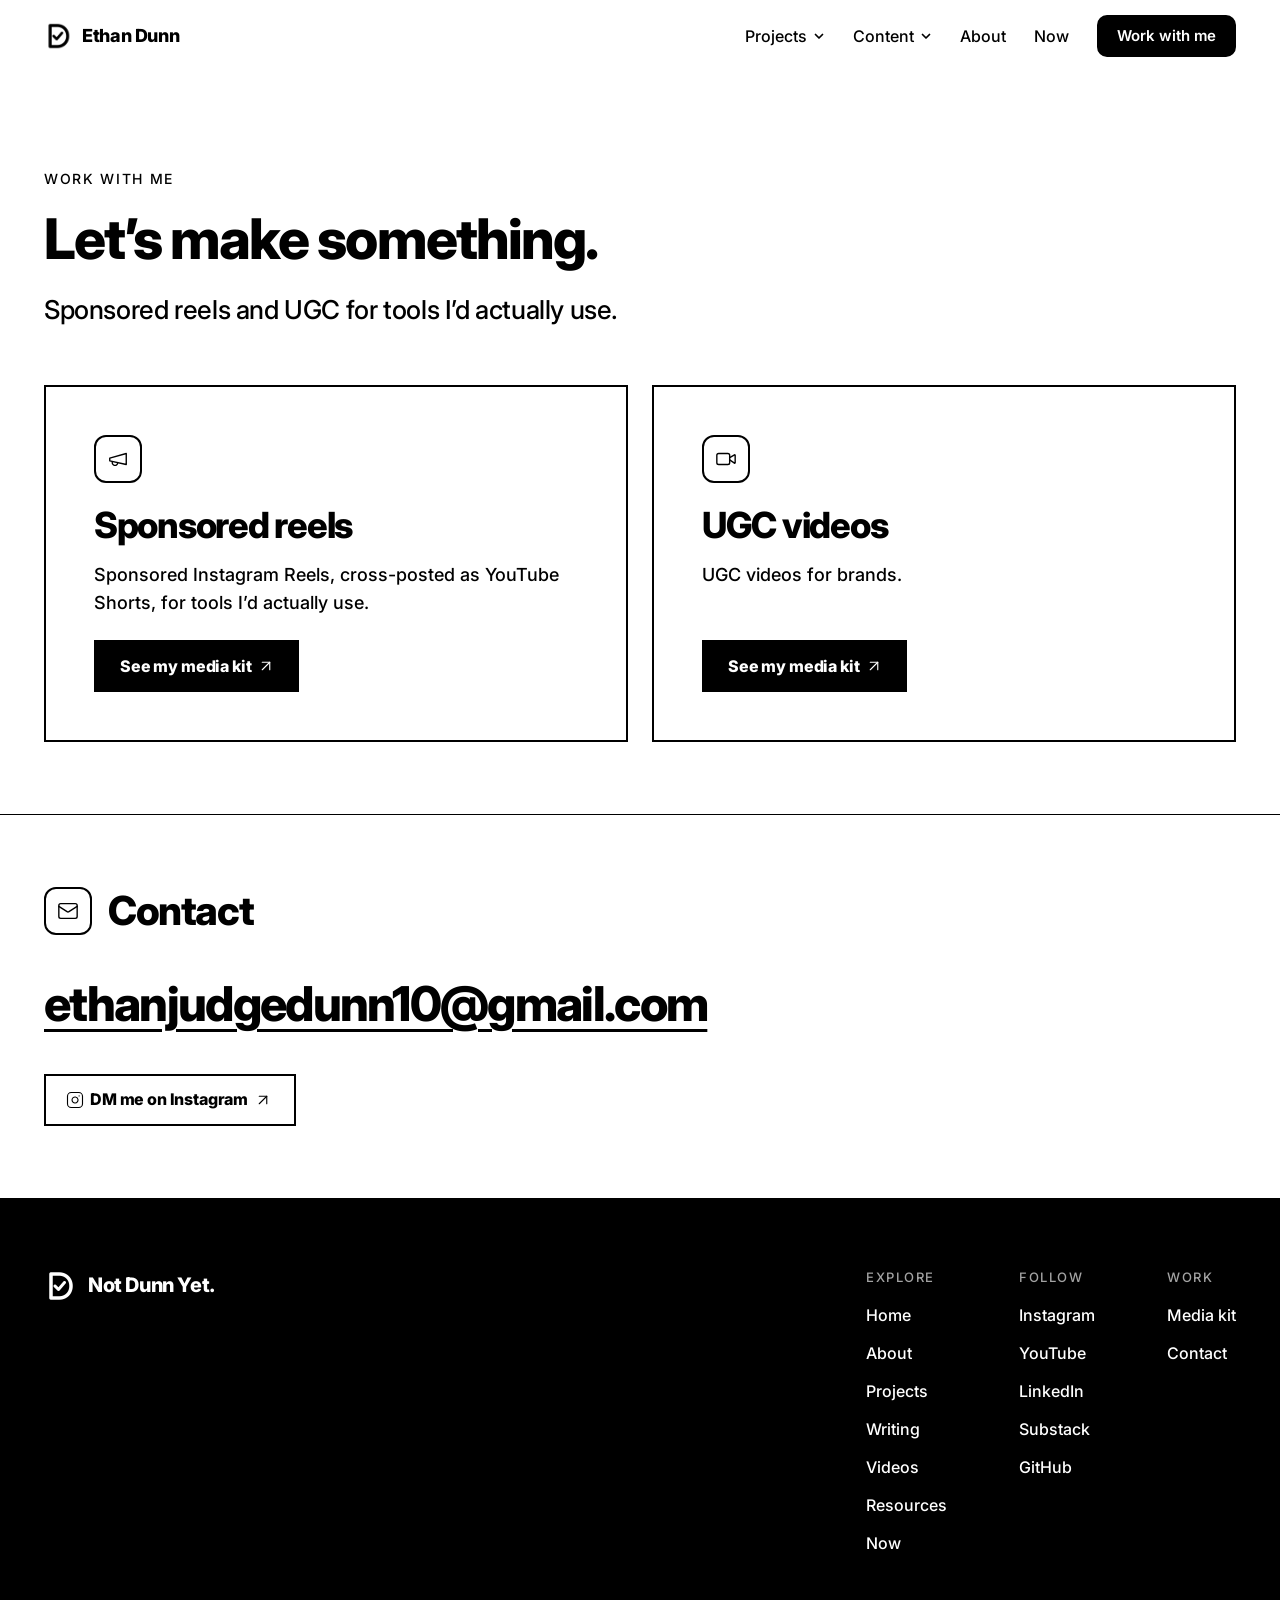
<file: work-with-me/index.html>
<!DOCTYPE html>
<html lang="en">
<head>
  <meta charset="UTF-8">
  <meta name="viewport" content="width=device-width, initial-scale=1.0, viewport-fit=cover">
  <title>Work with me · Ethan Dunn</title>
  <meta name="description" content="Brand deals, UGC, and design work with Ethan Dunn.">
  <meta name="theme-color" content="#FFFFFF">
  <link rel="preconnect" href="https://fonts.googleapis.com">
  <link rel="preconnect" href="https://fonts.gstatic.com" crossorigin>
  <link href="https://fonts.googleapis.com/css2?family=Inter:wght@500;600;800&display=swap" rel="stylesheet">
  <link rel="icon" type="image/png" sizes="32x32" href="/assets/favicon-32.png?v=6">
  <link rel="icon" type="image/png" sizes="256x256" href="/assets/favicon.png?v=6">
  <link rel="shortcut icon" href="/favicon.ico?v=6">
  <link rel="apple-touch-icon" href="/assets/apple-touch-icon.png?v=6">
  <link rel="stylesheet" href="/styles.css">
  <script>
    /* Motion on unless the visitor asked for less. If motion.js never runs
       (blocked, offline), drop the class so nothing stays hidden. */
    (function () {
      if (window.matchMedia('(prefers-reduced-motion: reduce)').matches) return;
      var d = document.documentElement;
      d.classList.add('motion');
      setTimeout(function () { if (!window.__motion) d.classList.remove('motion'); }, 2500);
    })();
  </script>
  <link rel="modulepreload" href="/assets/js/motion-mini-11.18.2.js">
</head>
<body>
  <a class="skip" href="#main">Skip to content</a>

<!-- layout:header -->
<header class="site-header">
  <div class="wrap header-inner">
    <a href="/" class="brand" aria-label="Ethan Dunn, home">
      <img src="/assets/logo-mark-black.png" alt="" width="28" height="28">
      <span class="brand-name">Ethan Dunn</span>
    </a>
    <button class="menu-toggle" type="button" aria-expanded="false" aria-controls="site-nav" aria-label="Open menu">
      <span class="menu-icon" aria-hidden="true"><span></span><span></span><span></span></span>
    </button>
    <nav class="site-nav" id="site-nav" aria-label="Main">
      <ul class="nav-list">
        <li class="nav-item nav-home"><a class="nav-link" href="/"><span class="nav-label">Home</span></a></li>
        <li class="nav-item has-dropdown">
          <button class="nav-trigger" type="button" aria-expanded="false" aria-controls="dd-projects">
            <span class="nav-label">Projects</span><svg class="chevron" width="12" height="12" viewBox="0 0 12 12" aria-hidden="true" focusable="false"><path d="M2.5 4.5 6 8l3.5-3.5" fill="none" stroke="currentColor" stroke-width="1.75" stroke-linecap="round" stroke-linejoin="round"/></svg>
          </button>
          <div class="dropdown" id="dd-projects">
            <ul>
            <li><a href="/projects/rilo/"><span class="dd-title">Rilo</span><span class="dd-desc">Screen-time buddy for iPhone</span></a></li>
            <li><a href="/projects/airwrite/"><span class="dd-title">AirWrite</span><span class="dd-desc">Runner-up at Hack the Track</span></a></li>
            <li><a href="/projects/backpack/"><span class="dd-title">Backpack</span><span class="dd-desc">5th place at NXT Build Sprint</span></a></li>
            <li><a href="/projects/kovrio/"><span class="dd-title">Kovrio</span><span class="dd-desc">AP study app with 71 users</span></a></li>
            </ul>
          </div>
        </li>
        <li class="nav-item has-dropdown">
          <button class="nav-trigger" type="button" aria-expanded="false" aria-controls="dd-content">
            <span class="nav-label">Content</span><svg class="chevron" width="12" height="12" viewBox="0 0 12 12" aria-hidden="true" focusable="false"><path d="M2.5 4.5 6 8l3.5-3.5" fill="none" stroke="currentColor" stroke-width="1.75" stroke-linecap="round" stroke-linejoin="round"/></svg>
          </button>
          <div class="dropdown" id="dd-content">
            <ul>
            <li><a href="/videos/"><span class="dd-title">Videos</span><span class="dd-desc">Reels and YouTube</span></a></li>
            <li><a href="/writing/"><span class="dd-title">Writing</span><span class="dd-desc">Essays on Substack</span></a></li>
            <li><a href="/resources/"><span class="dd-title">Resources</span><span class="dd-desc">Free guides, like Learn to Build Software with AI in 21 Days</span></a></li>
            </ul>
          </div>
        </li>
        <li class="nav-item"><a class="nav-link" href="/about/"><span class="nav-label">About</span></a></li>
        <li class="nav-item"><a class="nav-link" href="/now/"><span class="nav-label">Now</span></a></li>
        <li class="nav-item nav-cta-item"><a class="nav-cta" href="/work-with-me/" aria-current="page">Work with me</a></li>
      </ul>
    </nav>
  </div>
</header>
<!-- /layout:header -->

  <main id="main" class="inner">
    <section class="section page-intro" aria-labelledby="page-title">
      <div class="wrap">
        <p class="section-label reveal">Work with me</p>
        <h1 class="section-title reveal" id="page-title">Let’s make something.</h1>
        <p class="page-lead reveal">Sponsored reels and UGC for tools I’d actually use.</p>
        
      </div>
    </section>
    <section class="section block block--flush">
      <div class="wrap">
<div class="offer-grid">
          <article class="card offer reveal">
            <span class="sec-icon"><svg class="icon" width="22" height="22" viewBox="0 0 24 24" fill="none" stroke="currentColor" stroke-width="1.5" stroke-linecap="round" stroke-linejoin="round" aria-hidden="true" focusable="false"><path d="m3 11 18-5v12L3 14v-3z" /> <path d="M11.6 16.8a3 3 0 1 1-5.8-1.6" /></svg></span>
            <h2>Sponsored reels</h2>
            <p>Sponsored Instagram Reels, cross-posted as YouTube Shorts, for tools I’d actually use.</p>
            <a class="btn" href="https://beacons.ai/ethandunn/mediakit" target="_blank" rel="noopener">See my media kit<svg class="icon btn-arrow" width="18" height="18" viewBox="0 0 24 24" fill="none" stroke="currentColor" stroke-width="1.5" stroke-linecap="round" stroke-linejoin="round" aria-hidden="true" focusable="false"><path d="M7 7h10v10" /> <path d="M7 17 17 7" /></svg><span class="sr-only"> (opens in a new tab)</span></a>
          </article>
          <article class="card offer reveal">
            <span class="sec-icon"><svg class="icon" width="22" height="22" viewBox="0 0 24 24" fill="none" stroke="currentColor" stroke-width="1.5" stroke-linecap="round" stroke-linejoin="round" aria-hidden="true" focusable="false"><path d="m16 13 5.223 3.482a.5.5 0 0 0 .777-.416V7.87a.5.5 0 0 0-.752-.432L16 10.5" /> <rect x="2" y="6" width="14" height="12" rx="2" /></svg></span>
            <h2>UGC videos</h2>
            <p>UGC videos for brands.</p>
            <a class="btn" href="https://beacons.ai/ethandunn/mediakit" target="_blank" rel="noopener">See my media kit<svg class="icon btn-arrow" width="18" height="18" viewBox="0 0 24 24" fill="none" stroke="currentColor" stroke-width="1.5" stroke-linecap="round" stroke-linejoin="round" aria-hidden="true" focusable="false"><path d="M7 7h10v10" /> <path d="M7 17 17 7" /></svg><span class="sr-only"> (opens in a new tab)</span></a>
          </article>
        </div>
      </div>
    </section>
    <section class="section block">
      <div class="wrap">
<div class="sec-head reveal"><span class="sec-icon"><svg class="icon" width="22" height="22" viewBox="0 0 24 24" fill="none" stroke="currentColor" stroke-width="1.5" stroke-linecap="round" stroke-linejoin="round" aria-hidden="true" focusable="false"><rect width="20" height="16" x="2" y="4" rx="2" /> <path d="m22 7-8.97 5.7a1.94 1.94 0 0 1-2.06 0L2 7" /></svg></span><h2 id="contact">Contact</h2></div>
        <a class="big-email reveal" href="mailto:ethanjudgedunn10@gmail.com">ethanjudgedunn10@gmail.com</a>
        <div class="btn-row reveal"><a class="btn btn--ghost" href="https://instagram.com/ethan.j.dunn" target="_blank" rel="noopener"><svg class="icon" width="18" height="18" viewBox="0 0 24 24" fill="none" stroke="currentColor" stroke-width="1.5" stroke-linecap="round" stroke-linejoin="round" aria-hidden="true" focusable="false"><rect width="20" height="20" x="2" y="2" rx="5" ry="5" /> <path d="M16 11.37A4 4 0 1 1 12.63 8 4 4 0 0 1 16 11.37z" /> <line x1="17.5" x2="17.51" y1="6.5" y2="6.5" /></svg>DM me on Instagram<svg class="icon btn-arrow" width="18" height="18" viewBox="0 0 24 24" fill="none" stroke="currentColor" stroke-width="1.5" stroke-linecap="round" stroke-linejoin="round" aria-hidden="true" focusable="false"><path d="M7 7h10v10" /> <path d="M7 17 17 7" /></svg><span class="sr-only"> (opens in a new tab)</span></a></div>
      </div>
    </section>
  </main>

<!-- layout:footer -->
<footer class="site-footer">
  <div class="wrap footer-inner">
    <span class="footer-brand">
      <img src="/assets/logo-mark-white.png" alt="" width="32" height="32">
      Not Dunn Yet.
    </span>
    <nav class="footer-nav" aria-label="Footer">
      <div class="footer-group">
        <h2 class="footer-heading">Explore</h2>
        <ul>
          <li><a href="/">Home</a></li>
          <li><a href="/about/">About</a></li>
          <li><a href="/projects/">Projects</a></li>
          <li><a href="/writing/">Writing</a></li>
          <li><a href="/videos/">Videos</a></li>
          <li><a href="/resources/">Resources</a></li>
          <li><a href="/now/">Now</a></li>
        </ul>
      </div>
      <div class="footer-group">
        <h2 class="footer-heading">Follow</h2>
        <ul>
          <li><a href="https://instagram.com/ethan.j.dunn" target="_blank" rel="noopener">Instagram</a></li>
          <li><a href="https://youtube.com/@ethan_dunn" target="_blank" rel="noopener">YouTube</a></li>
          <li><a href="https://www.linkedin.com/in/ethandunnofficial" target="_blank" rel="noopener">LinkedIn</a></li>
          <li><a href="https://substack.com/@ethanjdunn" target="_blank" rel="noopener">Substack</a></li>
          <li><a href="https://github.com/ethandunn10" target="_blank" rel="noopener">GitHub</a></li>
        </ul>
      </div>
      <div class="footer-group">
        <h2 class="footer-heading">Work</h2>
        <ul>
          <li><a href="https://beacons.ai/ethandunn/mediakit" target="_blank" rel="noopener">Media kit</a></li>
          <li><a href="mailto:ethanjudgedunn10@gmail.com">Contact</a></li>
        </ul>
      </div>
    </nav>
  </div>
</footer>
<!-- /layout:footer -->

  <script src="/nav.js"></script>
  <script type="module" src="/motion.js"></script>
</body>
</html>
</file>
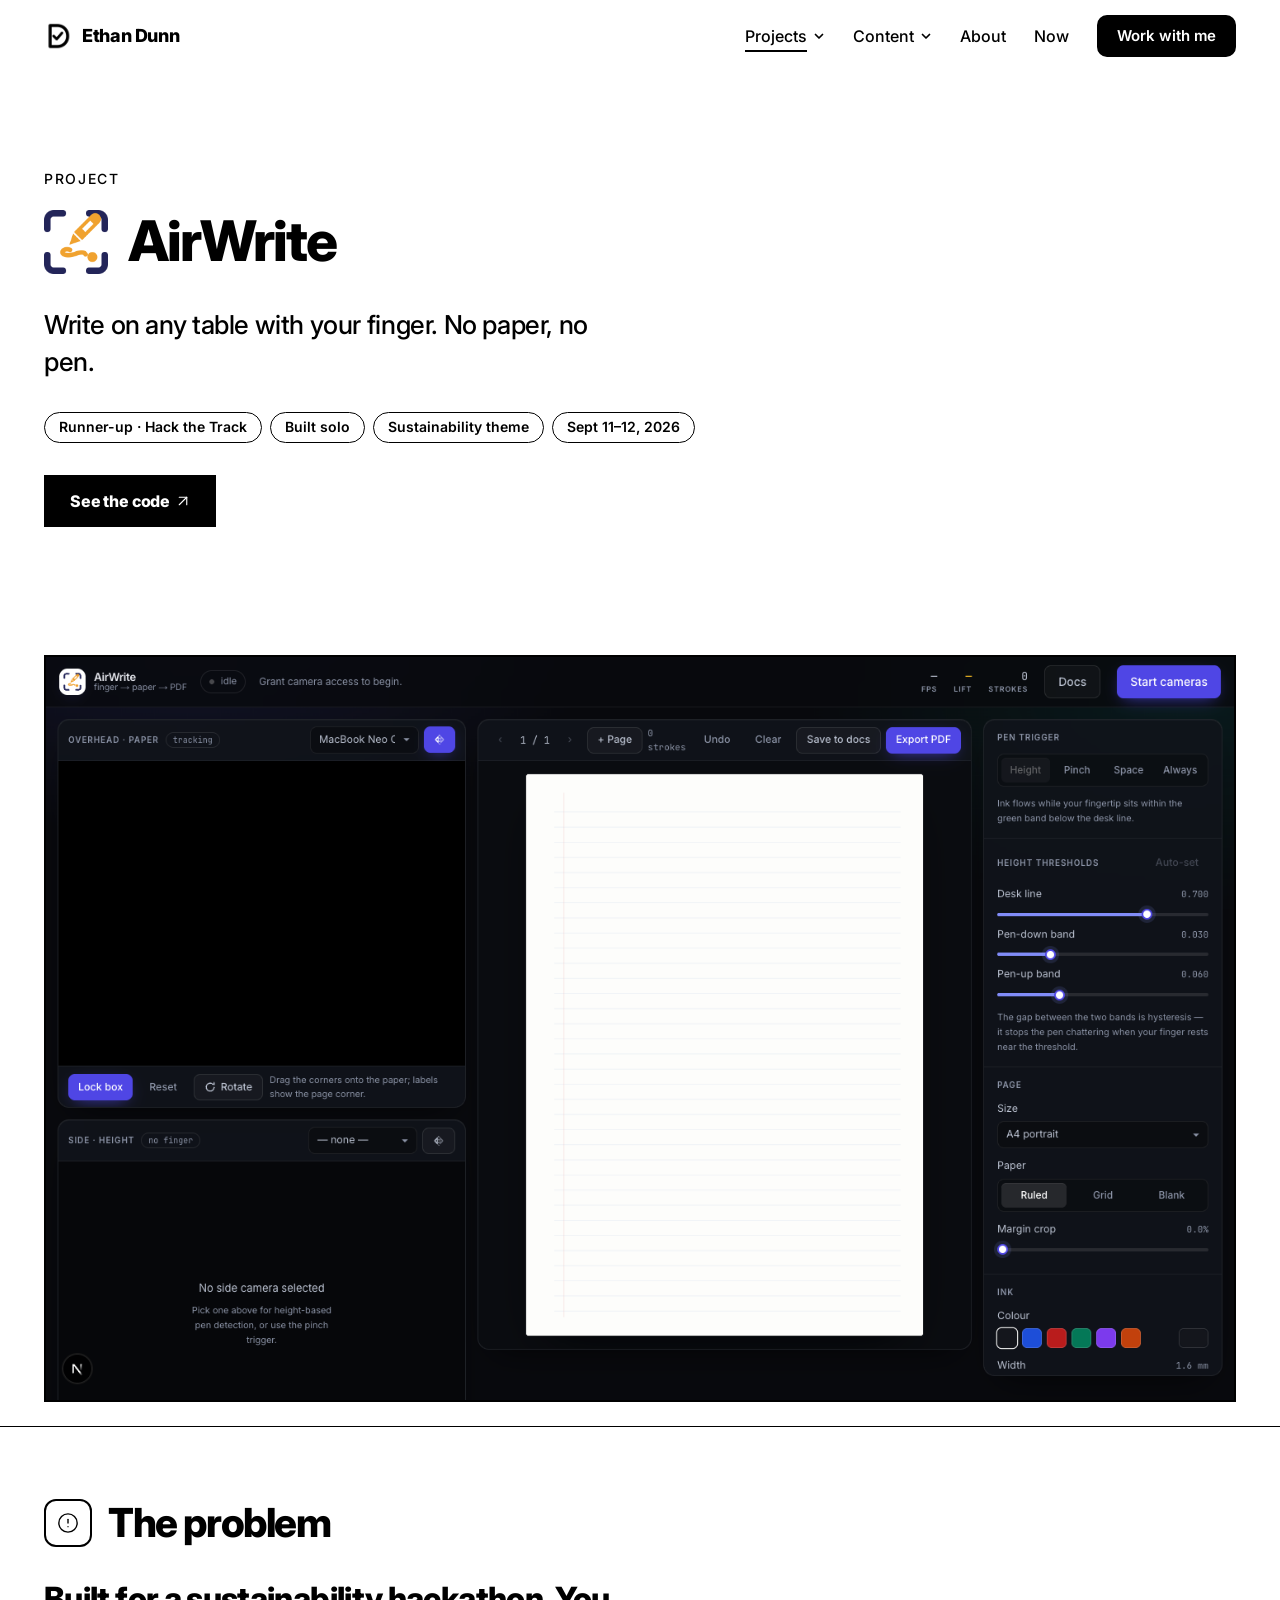
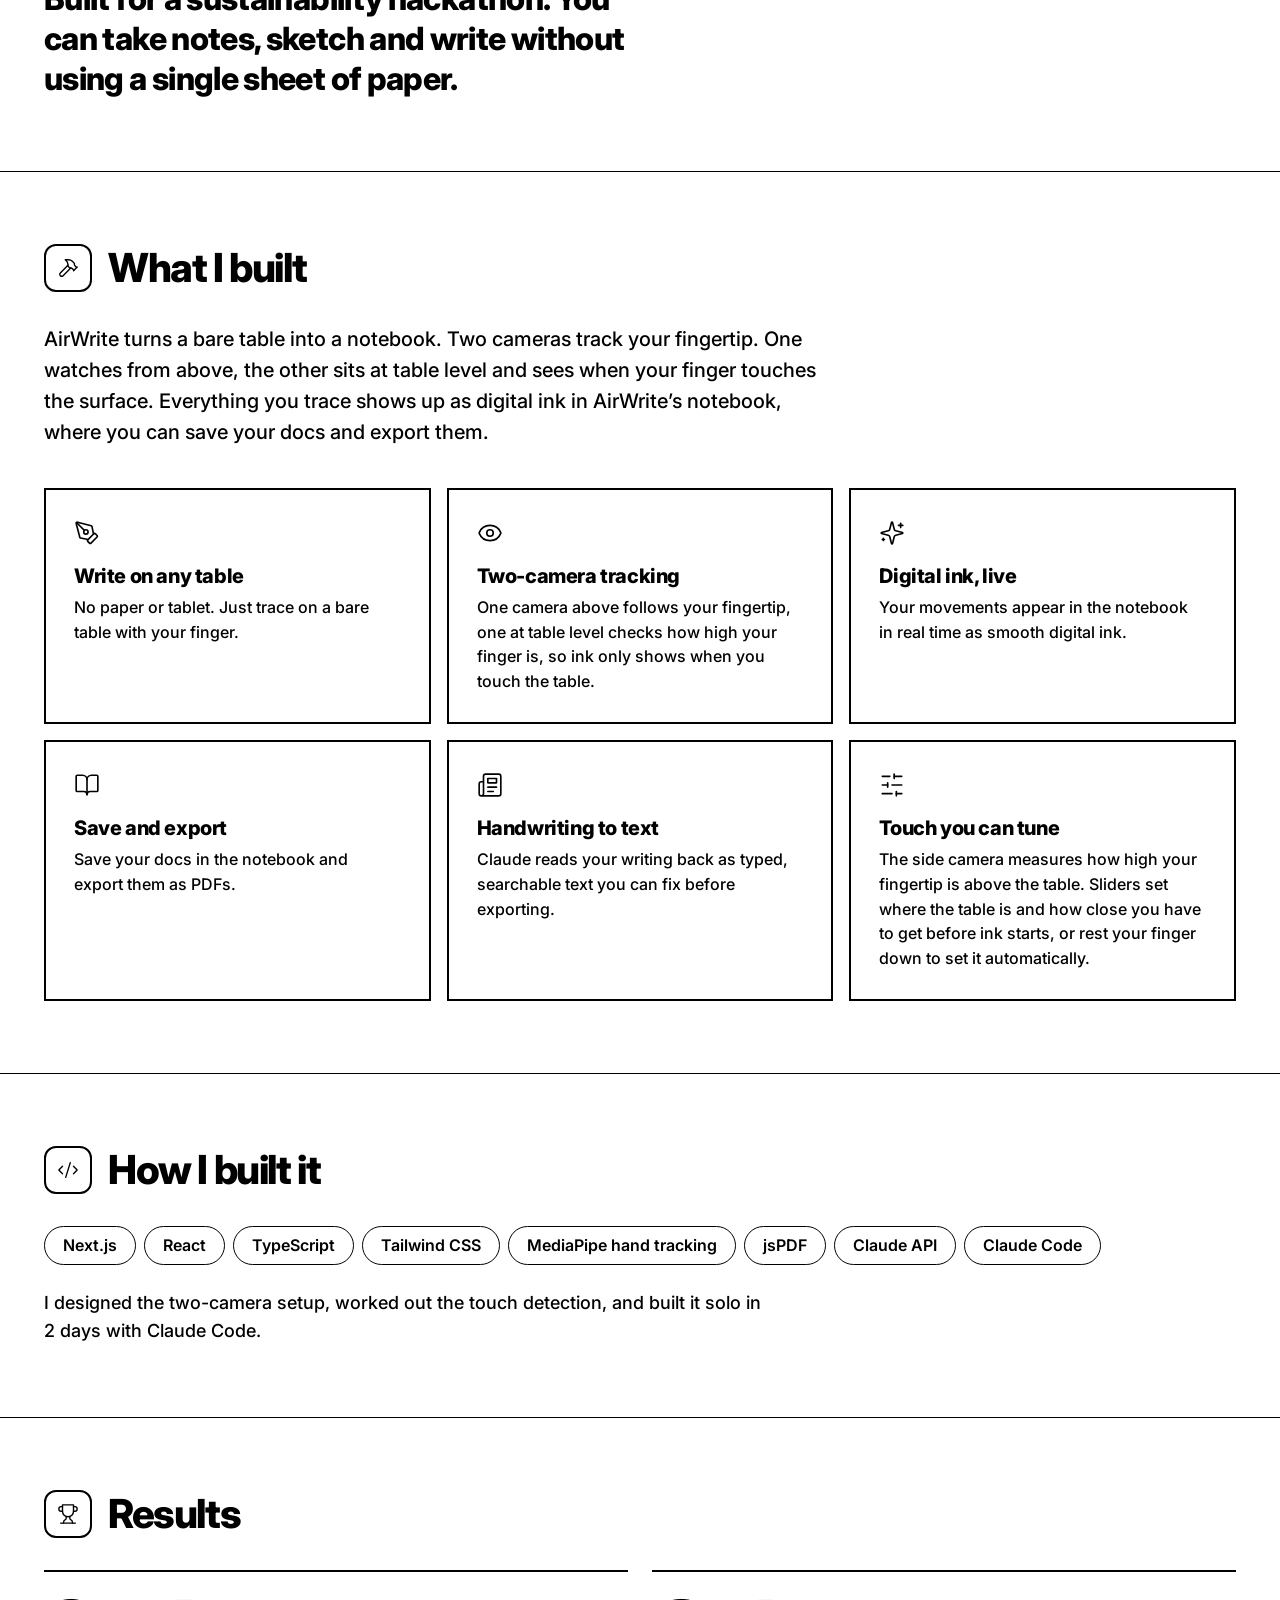
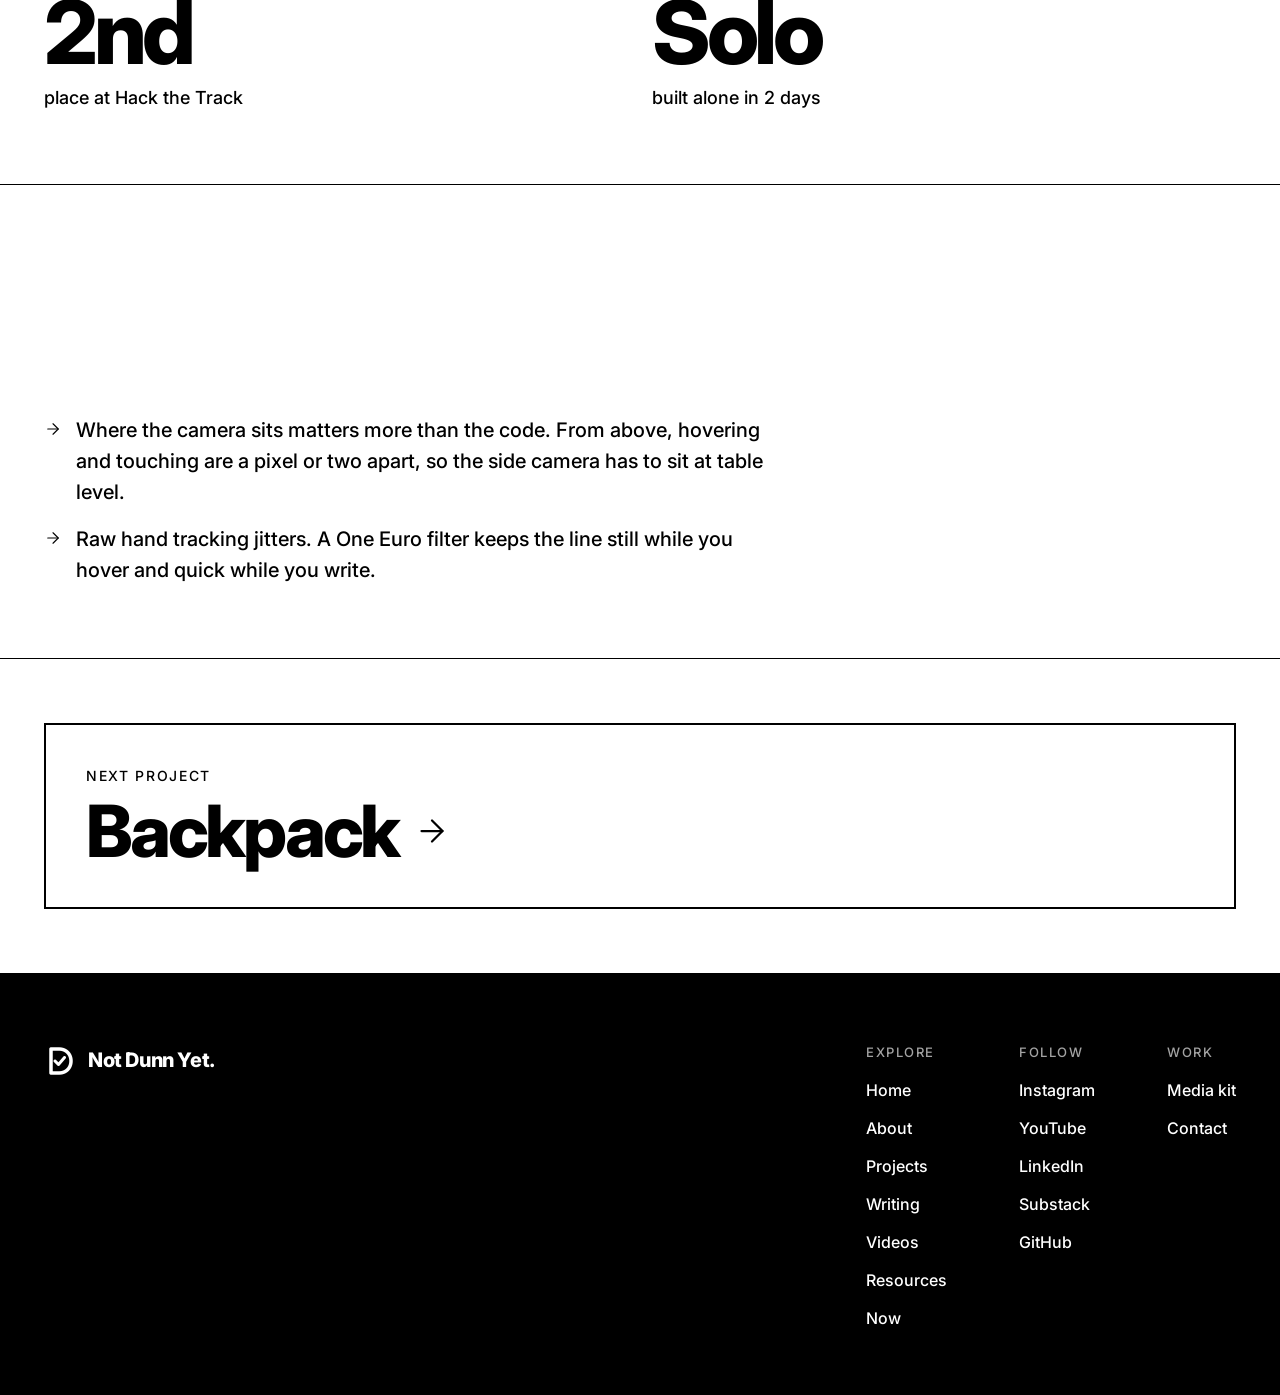
<file: projects/airwrite/index.html>
<!DOCTYPE html>
<html lang="en">
<head>
  <meta charset="UTF-8">
  <meta name="viewport" content="width=device-width, initial-scale=1.0, viewport-fit=cover">
  <title>AirWrite · Ethan Dunn</title>
  <meta name="description" content="AirWrite: Write on any table with your finger. No paper, no pen.">
  <meta name="theme-color" content="#FFFFFF">
  <link rel="preconnect" href="https://fonts.googleapis.com">
  <link rel="preconnect" href="https://fonts.gstatic.com" crossorigin>
  <link href="https://fonts.googleapis.com/css2?family=Inter:wght@500;600;800&display=swap" rel="stylesheet">
  <link rel="icon" type="image/png" sizes="32x32" href="/assets/favicon-32.png?v=6">
  <link rel="icon" type="image/png" sizes="256x256" href="/assets/favicon.png?v=6">
  <link rel="shortcut icon" href="/favicon.ico?v=6">
  <link rel="apple-touch-icon" href="/assets/apple-touch-icon.png?v=6">
  <link rel="stylesheet" href="/styles.css">
  <script>
    /* Motion on unless the visitor asked for less. If motion.js never runs
       (blocked, offline), drop the class so nothing stays hidden. */
    (function () {
      if (window.matchMedia('(prefers-reduced-motion: reduce)').matches) return;
      var d = document.documentElement;
      d.classList.add('motion');
      setTimeout(function () { if (!window.__motion) d.classList.remove('motion'); }, 2500);
    })();
  </script>
  <link rel="modulepreload" href="/assets/js/motion-mini-11.18.2.js">
</head>
<body>
  <a class="skip" href="#main">Skip to content</a>

<!-- layout:header -->
<header class="site-header">
  <div class="wrap header-inner">
    <a href="/" class="brand" aria-label="Ethan Dunn, home">
      <img src="/assets/logo-mark-black.png" alt="" width="28" height="28">
      <span class="brand-name">Ethan Dunn</span>
    </a>
    <button class="menu-toggle" type="button" aria-expanded="false" aria-controls="site-nav" aria-label="Open menu">
      <span class="menu-icon" aria-hidden="true"><span></span><span></span><span></span></span>
    </button>
    <nav class="site-nav" id="site-nav" aria-label="Main">
      <ul class="nav-list">
        <li class="nav-item nav-home"><a class="nav-link" href="/"><span class="nav-label">Home</span></a></li>
        <li class="nav-item has-dropdown">
          <button class="nav-trigger is-current" type="button" aria-expanded="false" aria-controls="dd-projects">
            <span class="nav-label">Projects</span><svg class="chevron" width="12" height="12" viewBox="0 0 12 12" aria-hidden="true" focusable="false"><path d="M2.5 4.5 6 8l3.5-3.5" fill="none" stroke="currentColor" stroke-width="1.75" stroke-linecap="round" stroke-linejoin="round"/></svg>
          </button>
          <div class="dropdown" id="dd-projects">
            <ul>
            <li><a href="/projects/rilo/"><span class="dd-title">Rilo</span><span class="dd-desc">Screen-time buddy for iPhone</span></a></li>
            <li><a href="/projects/airwrite/" aria-current="page"><span class="dd-title">AirWrite</span><span class="dd-desc">Runner-up at Hack the Track</span></a></li>
            <li><a href="/projects/backpack/"><span class="dd-title">Backpack</span><span class="dd-desc">5th place at NXT Build Sprint</span></a></li>
            <li><a href="/projects/kovrio/"><span class="dd-title">Kovrio</span><span class="dd-desc">AP study app with 71 users</span></a></li>
            </ul>
          </div>
        </li>
        <li class="nav-item has-dropdown">
          <button class="nav-trigger" type="button" aria-expanded="false" aria-controls="dd-content">
            <span class="nav-label">Content</span><svg class="chevron" width="12" height="12" viewBox="0 0 12 12" aria-hidden="true" focusable="false"><path d="M2.5 4.5 6 8l3.5-3.5" fill="none" stroke="currentColor" stroke-width="1.75" stroke-linecap="round" stroke-linejoin="round"/></svg>
          </button>
          <div class="dropdown" id="dd-content">
            <ul>
            <li><a href="/videos/"><span class="dd-title">Videos</span><span class="dd-desc">Reels and YouTube</span></a></li>
            <li><a href="/writing/"><span class="dd-title">Writing</span><span class="dd-desc">Essays on Substack</span></a></li>
            <li><a href="/resources/"><span class="dd-title">Resources</span><span class="dd-desc">Free guides, like Learn to Build Software with AI in 21 Days</span></a></li>
            </ul>
          </div>
        </li>
        <li class="nav-item"><a class="nav-link" href="/about/"><span class="nav-label">About</span></a></li>
        <li class="nav-item"><a class="nav-link" href="/now/"><span class="nav-label">Now</span></a></li>
        <li class="nav-item nav-cta-item"><a class="nav-cta" href="/work-with-me/">Work with me</a></li>
      </ul>
    </nav>
  </div>
</header>
<!-- /layout:header -->

  <main id="main" class="inner">
    <section class="section page-intro" aria-labelledby="page-title">
      <div class="wrap">
        <p class="section-label reveal">Project</p>
        <h1 class="section-title reveal" id="page-title"><span class="title-with-icon"><span class="icon-box"><img src="/img/icons/airwrite-icon.png" alt=""></span>AirWrite</span></h1>
        <p class="page-lead reveal">Write on any table with your finger. No paper, no pen.</p>
        <ul class="chips reveal" role="list"><li class="chip">Runner-up · Hack the Track</li><li class="chip">Built solo</li><li class="chip">Sustainability theme</li><li class="chip">Sept 11–12, 2026</li></ul><div class="btn-row reveal"><a class="btn" href="https://github.com/ethandunn10/AirWrite" target="_blank" rel="noopener">See the code<svg class="icon btn-arrow" width="18" height="18" viewBox="0 0 24 24" fill="none" stroke="currentColor" stroke-width="1.5" stroke-linecap="round" stroke-linejoin="round" aria-hidden="true" focusable="false"><path d="M7 7h10v10" /> <path d="M7 17 17 7" /></svg><span class="sr-only"> (opens in a new tab)</span></a></div>
      </div>
    </section>
    <section class="case-media" aria-label="Screenshots">
      <div class="wrap"><div class="media-frame reveal"><img class="shot" src="/img/projects/airwrite-app.png" alt="The AirWrite app: camera views on the left, the notebook page in the middle, pen settings on the right" loading="lazy"></div></div>
    </section>
    <section class="section block">
      <div class="wrap">
<div class="sec-head reveal"><span class="sec-icon"><svg class="icon" width="22" height="22" viewBox="0 0 24 24" fill="none" stroke="currentColor" stroke-width="1.5" stroke-linecap="round" stroke-linejoin="round" aria-hidden="true" focusable="false"><circle cx="12" cy="12" r="10" /> <line x1="12" x2="12" y1="8" y2="12" /> <line x1="12" x2="12.01" y1="16" y2="16" /></svg></span><h2 id="problem">The problem</h2></div>
        <p class="prose prose--big reveal">Built for a sustainability hackathon. You can take notes, sketch and write without using a single sheet of paper.</p>
        
      </div>
    </section>
    <section class="section block">
      <div class="wrap">
<div class="sec-head reveal"><span class="sec-icon"><svg class="icon" width="22" height="22" viewBox="0 0 24 24" fill="none" stroke="currentColor" stroke-width="1.5" stroke-linecap="round" stroke-linejoin="round" aria-hidden="true" focusable="false"><path d="m15 12-8.373 8.373a1 1 0 1 1-3-3L12 9" /> <path d="m18 15 4-4" /> <path d="m21.5 11.5-1.914-1.914A2 2 0 0 1 19 8.172V7l-2.26-2.26a6 6 0 0 0-4.202-1.756L9 2.96l.92.82A6.18 6.18 0 0 1 12 8.4V10l2 2h1.172a2 2 0 0 1 1.414.586L18.5 14.5" /></svg></span><h2 id="built">What I built</h2></div>
        <p class="prose reveal">AirWrite turns a bare table into a notebook. Two cameras track your fingertip. One watches from above, the other sits at table level and sees when your finger touches the surface. Everything you trace shows up as digital ink in AirWrite’s notebook, where you can save your docs and export them.</p>
<div class="features features--6"><article class="feature reveal"><svg class="icon" width="26" height="26" viewBox="0 0 24 24" fill="none" stroke="currentColor" stroke-width="1.5" stroke-linecap="round" stroke-linejoin="round" aria-hidden="true" focusable="false"><path d="M15.707 21.293a1 1 0 0 1-1.414 0l-1.586-1.586a1 1 0 0 1 0-1.414l5.586-5.586a1 1 0 0 1 1.414 0l1.586 1.586a1 1 0 0 1 0 1.414z" /> <path d="m18 13-1.375-6.874a1 1 0 0 0-.746-.776L3.235 2.028a1 1 0 0 0-1.207 1.207L5.35 15.879a1 1 0 0 0 .776.746L13 18" /> <path d="m2.3 2.3 7.286 7.286" /> <circle cx="11" cy="11" r="2" /></svg><h3>Write on any table</h3><p>No paper or tablet. Just trace on a bare table with your finger.</p></article><article class="feature reveal"><svg class="icon" width="26" height="26" viewBox="0 0 24 24" fill="none" stroke="currentColor" stroke-width="1.5" stroke-linecap="round" stroke-linejoin="round" aria-hidden="true" focusable="false"><path d="M2.062 12.348a1 1 0 0 1 0-.696 10.75 10.75 0 0 1 19.876 0 1 1 0 0 1 0 .696 10.75 10.75 0 0 1-19.876 0" /> <circle cx="12" cy="12" r="3" /></svg><h3>Two-camera tracking</h3><p>One camera above follows your fingertip, one at table level checks how high your finger is, so ink only shows when you touch the table.</p></article><article class="feature reveal"><svg class="icon" width="26" height="26" viewBox="0 0 24 24" fill="none" stroke="currentColor" stroke-width="1.5" stroke-linecap="round" stroke-linejoin="round" aria-hidden="true" focusable="false"><path d="M9.937 15.5A2 2 0 0 0 8.5 14.063l-6.135-1.582a.5.5 0 0 1 0-.962L8.5 9.936A2 2 0 0 0 9.937 8.5l1.582-6.135a.5.5 0 0 1 .963 0L14.063 8.5A2 2 0 0 0 15.5 9.937l6.135 1.581a.5.5 0 0 1 0 .964L15.5 14.063a2 2 0 0 0-1.437 1.437l-1.582 6.135a.5.5 0 0 1-.963 0z" /> <path d="M20 3v4" /> <path d="M22 5h-4" /> <path d="M4 17v2" /> <path d="M5 18H3" /></svg><h3>Digital ink, live</h3><p>Your movements appear in the notebook in real time as smooth digital ink.</p></article><article class="feature reveal"><svg class="icon" width="26" height="26" viewBox="0 0 24 24" fill="none" stroke="currentColor" stroke-width="1.5" stroke-linecap="round" stroke-linejoin="round" aria-hidden="true" focusable="false"><path d="M12 7v14" /> <path d="M3 18a1 1 0 0 1-1-1V4a1 1 0 0 1 1-1h5a4 4 0 0 1 4 4 4 4 0 0 1 4-4h5a1 1 0 0 1 1 1v13a1 1 0 0 1-1 1h-6a3 3 0 0 0-3 3 3 3 0 0 0-3-3z" /></svg><h3>Save and export</h3><p>Save your docs in the notebook and export them as PDFs.</p></article><article class="feature reveal"><svg class="icon" width="26" height="26" viewBox="0 0 24 24" fill="none" stroke="currentColor" stroke-width="1.5" stroke-linecap="round" stroke-linejoin="round" aria-hidden="true" focusable="false"><path d="M4 22h16a2 2 0 0 0 2-2V4a2 2 0 0 0-2-2H8a2 2 0 0 0-2 2v16a2 2 0 0 1-2 2Zm0 0a2 2 0 0 1-2-2v-9c0-1.1.9-2 2-2h2" /> <path d="M18 14h-8" /> <path d="M15 18h-5" /> <path d="M10 6h8v4h-8V6Z" /></svg><h3>Handwriting to text</h3><p>Claude reads your writing back as typed, searchable text you can fix before exporting.</p></article><article class="feature reveal"><svg class="icon" width="26" height="26" viewBox="0 0 24 24" fill="none" stroke="currentColor" stroke-width="1.5" stroke-linecap="round" stroke-linejoin="round" aria-hidden="true" focusable="false"><line x1="21" x2="14" y1="4" y2="4" /> <line x1="10" x2="3" y1="4" y2="4" /> <line x1="21" x2="12" y1="12" y2="12" /> <line x1="8" x2="3" y1="12" y2="12" /> <line x1="21" x2="16" y1="20" y2="20" /> <line x1="12" x2="3" y1="20" y2="20" /> <line x1="14" x2="14" y1="2" y2="6" /> <line x1="8" x2="8" y1="10" y2="14" /> <line x1="16" x2="16" y1="18" y2="22" /></svg><h3>Touch you can tune</h3><p>The side camera measures how high your fingertip is above the table. Sliders set where the table is and how close you have to get before ink starts, or rest your finger down to set it automatically.</p></article></div>
      </div>
    </section>
    <section class="section block">
      <div class="wrap">
<div class="sec-head reveal"><span class="sec-icon"><svg class="icon" width="22" height="22" viewBox="0 0 24 24" fill="none" stroke="currentColor" stroke-width="1.5" stroke-linecap="round" stroke-linejoin="round" aria-hidden="true" focusable="false"><path d="m18 16 4-4-4-4" /> <path d="m6 8-4 4 4 4" /> <path d="m14.5 4-5 16" /></svg></span><h2 id="how">How I built it</h2></div>
        <ul class="chips chips--big reveal" role="list"><li class="chip">Next.js</li><li class="chip">React</li><li class="chip">TypeScript</li><li class="chip">Tailwind CSS</li><li class="chip">MediaPipe hand tracking</li><li class="chip">jsPDF</li><li class="chip">Claude API</li><li class="chip">Claude Code</li></ul>
        <p class="prose tools-note reveal">I designed the two-camera setup, worked out the touch detection, and built it solo in 2 days with Claude Code.</p>
      </div>
    </section>
    <section class="section block">
      <div class="wrap">
<div class="sec-head reveal"><span class="sec-icon"><svg class="icon" width="22" height="22" viewBox="0 0 24 24" fill="none" stroke="currentColor" stroke-width="1.5" stroke-linecap="round" stroke-linejoin="round" aria-hidden="true" focusable="false"><path d="M6 9H4.5a2.5 2.5 0 0 1 0-5H6" /> <path d="M18 9h1.5a2.5 2.5 0 0 0 0-5H18" /> <path d="M4 22h16" /> <path d="M10 14.66V17c0 .55-.47.98-.97 1.21C7.85 18.75 7 20.24 7 22" /> <path d="M14 14.66V17c0 .55.47.98.97 1.21C16.15 18.75 17 20.24 17 22" /> <path d="M18 2H6v7a6 6 0 0 0 12 0V2Z" /></svg></span><h2 id="results">Results</h2></div>
        <dl class="big-stats"><div class="big-stat reveal"><dt>place at Hack the Track</dt><dd>2nd</dd></div><div class="big-stat reveal"><dt>built alone in 2 days</dt><dd>Solo</dd></div></dl>
      </div>
    </section>
    <section class="section block">
      <div class="wrap">
<div class="sec-head reveal"><span class="sec-icon"><svg class="icon" width="22" height="22" viewBox="0 0 24 24" fill="none" stroke="currentColor" stroke-width="1.5" stroke-linecap="round" stroke-linejoin="round" aria-hidden="true" focusable="false"><path d="M15 14c.2-1 .7-1.7 1.5-2.5 1-.9 1.5-2.2 1.5-3.5A6 6 0 0 0 6 8c0 1 .2 2.2 1.5 3.5.7.7 1.3 1.5 1.5 2.5" /> <path d="M9 18h6" /> <path d="M10 22h4" /></svg></span><h2 id="learned">What I learned</h2></div>
        <ul class="bullets"><li class="reveal"><svg class="icon" width="18" height="18" viewBox="0 0 24 24" fill="none" stroke="currentColor" stroke-width="1.5" stroke-linecap="round" stroke-linejoin="round" aria-hidden="true" focusable="false"><path d="M5 12h14" /> <path d="m12 5 7 7-7 7" /></svg><span>A bare finger tracks better than a held pen. The hand-tracking model is looking for a finger.</span></li><li class="reveal"><svg class="icon" width="18" height="18" viewBox="0 0 24 24" fill="none" stroke="currentColor" stroke-width="1.5" stroke-linecap="round" stroke-linejoin="round" aria-hidden="true" focusable="false"><path d="M5 12h14" /> <path d="m12 5 7 7-7 7" /></svg><span>Where the camera sits matters more than the code. From above, hovering and touching are a pixel or two apart, so the side camera has to sit at table level.</span></li><li class="reveal"><svg class="icon" width="18" height="18" viewBox="0 0 24 24" fill="none" stroke="currentColor" stroke-width="1.5" stroke-linecap="round" stroke-linejoin="round" aria-hidden="true" focusable="false"><path d="M5 12h14" /> <path d="m12 5 7 7-7 7" /></svg><span>Raw hand tracking jitters. A One Euro filter keeps the line still while you hover and quick while you write.</span></li></ul>
      </div>
    </section>
    <section class="section block block--next">
      <div class="wrap">
<a class="next-card reveal" href="/projects/backpack/">
          <span class="next-label">Next project</span>
          <span class="next-name">Backpack <svg class="icon next-arrow" width="36" height="36" viewBox="0 0 24 24" fill="none" stroke="currentColor" stroke-width="1.5" stroke-linecap="round" stroke-linejoin="round" aria-hidden="true" focusable="false"><path d="M5 12h14" /> <path d="m12 5 7 7-7 7" /></svg></span>
        </a>
      </div>
    </section>
  </main>

<!-- layout:footer -->
<footer class="site-footer">
  <div class="wrap footer-inner">
    <span class="footer-brand">
      <img src="/assets/logo-mark-white.png" alt="" width="32" height="32">
      Not Dunn Yet.
    </span>
    <nav class="footer-nav" aria-label="Footer">
      <div class="footer-group">
        <h2 class="footer-heading">Explore</h2>
        <ul>
          <li><a href="/">Home</a></li>
          <li><a href="/about/">About</a></li>
          <li><a href="/projects/">Projects</a></li>
          <li><a href="/writing/">Writing</a></li>
          <li><a href="/videos/">Videos</a></li>
          <li><a href="/resources/">Resources</a></li>
          <li><a href="/now/">Now</a></li>
        </ul>
      </div>
      <div class="footer-group">
        <h2 class="footer-heading">Follow</h2>
        <ul>
          <li><a href="https://instagram.com/ethan.j.dunn" target="_blank" rel="noopener">Instagram</a></li>
          <li><a href="https://youtube.com/@ethan_dunn" target="_blank" rel="noopener">YouTube</a></li>
          <li><a href="https://www.linkedin.com/in/ethandunnofficial" target="_blank" rel="noopener">LinkedIn</a></li>
          <li><a href="https://substack.com/@ethanjdunn" target="_blank" rel="noopener">Substack</a></li>
          <li><a href="https://github.com/ethandunn10" target="_blank" rel="noopener">GitHub</a></li>
        </ul>
      </div>
      <div class="footer-group">
        <h2 class="footer-heading">Work</h2>
        <ul>
          <li><a href="https://beacons.ai/ethandunn/mediakit" target="_blank" rel="noopener">Media kit</a></li>
          <li><a href="mailto:ethanjudgedunn10@gmail.com">Contact</a></li>
        </ul>
      </div>
    </nav>
  </div>
</footer>
<!-- /layout:footer -->

  <script src="/nav.js"></script>
  <script type="module" src="/motion.js"></script>
</body>
</html>
</file>
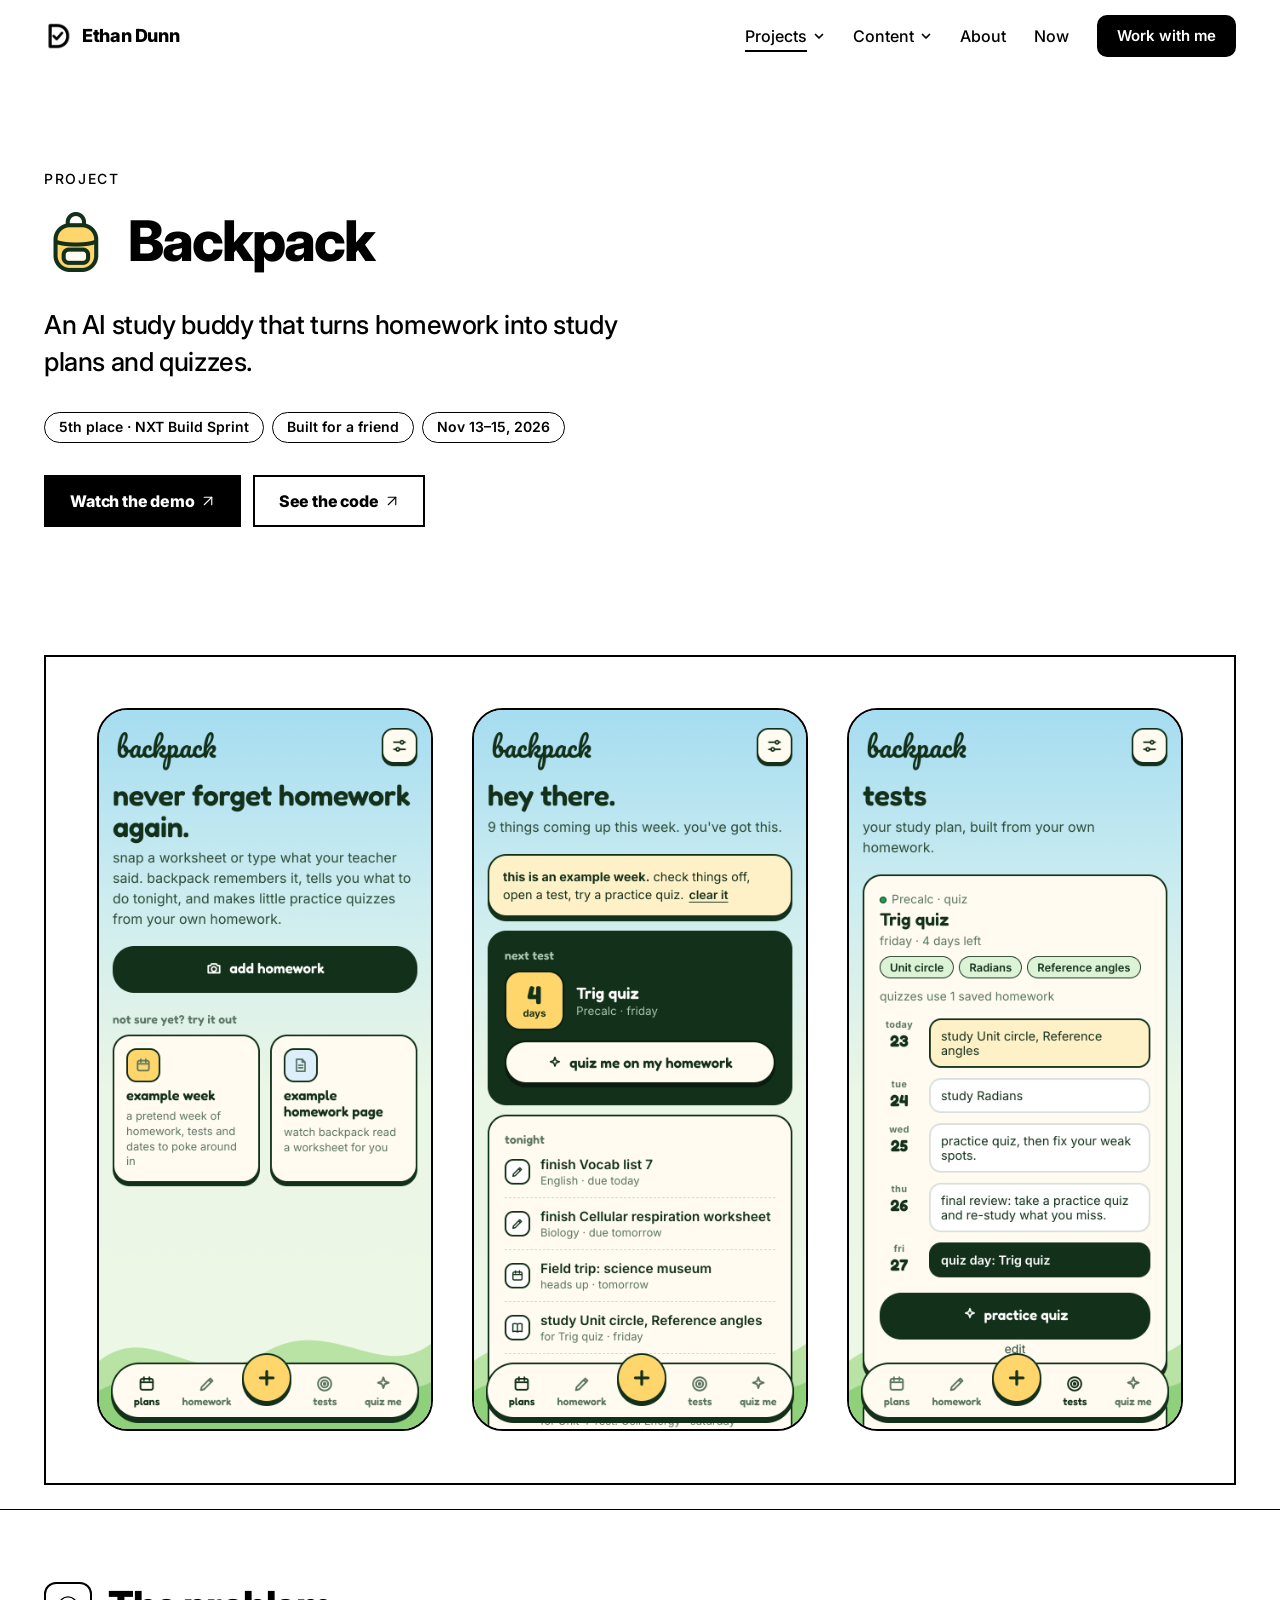
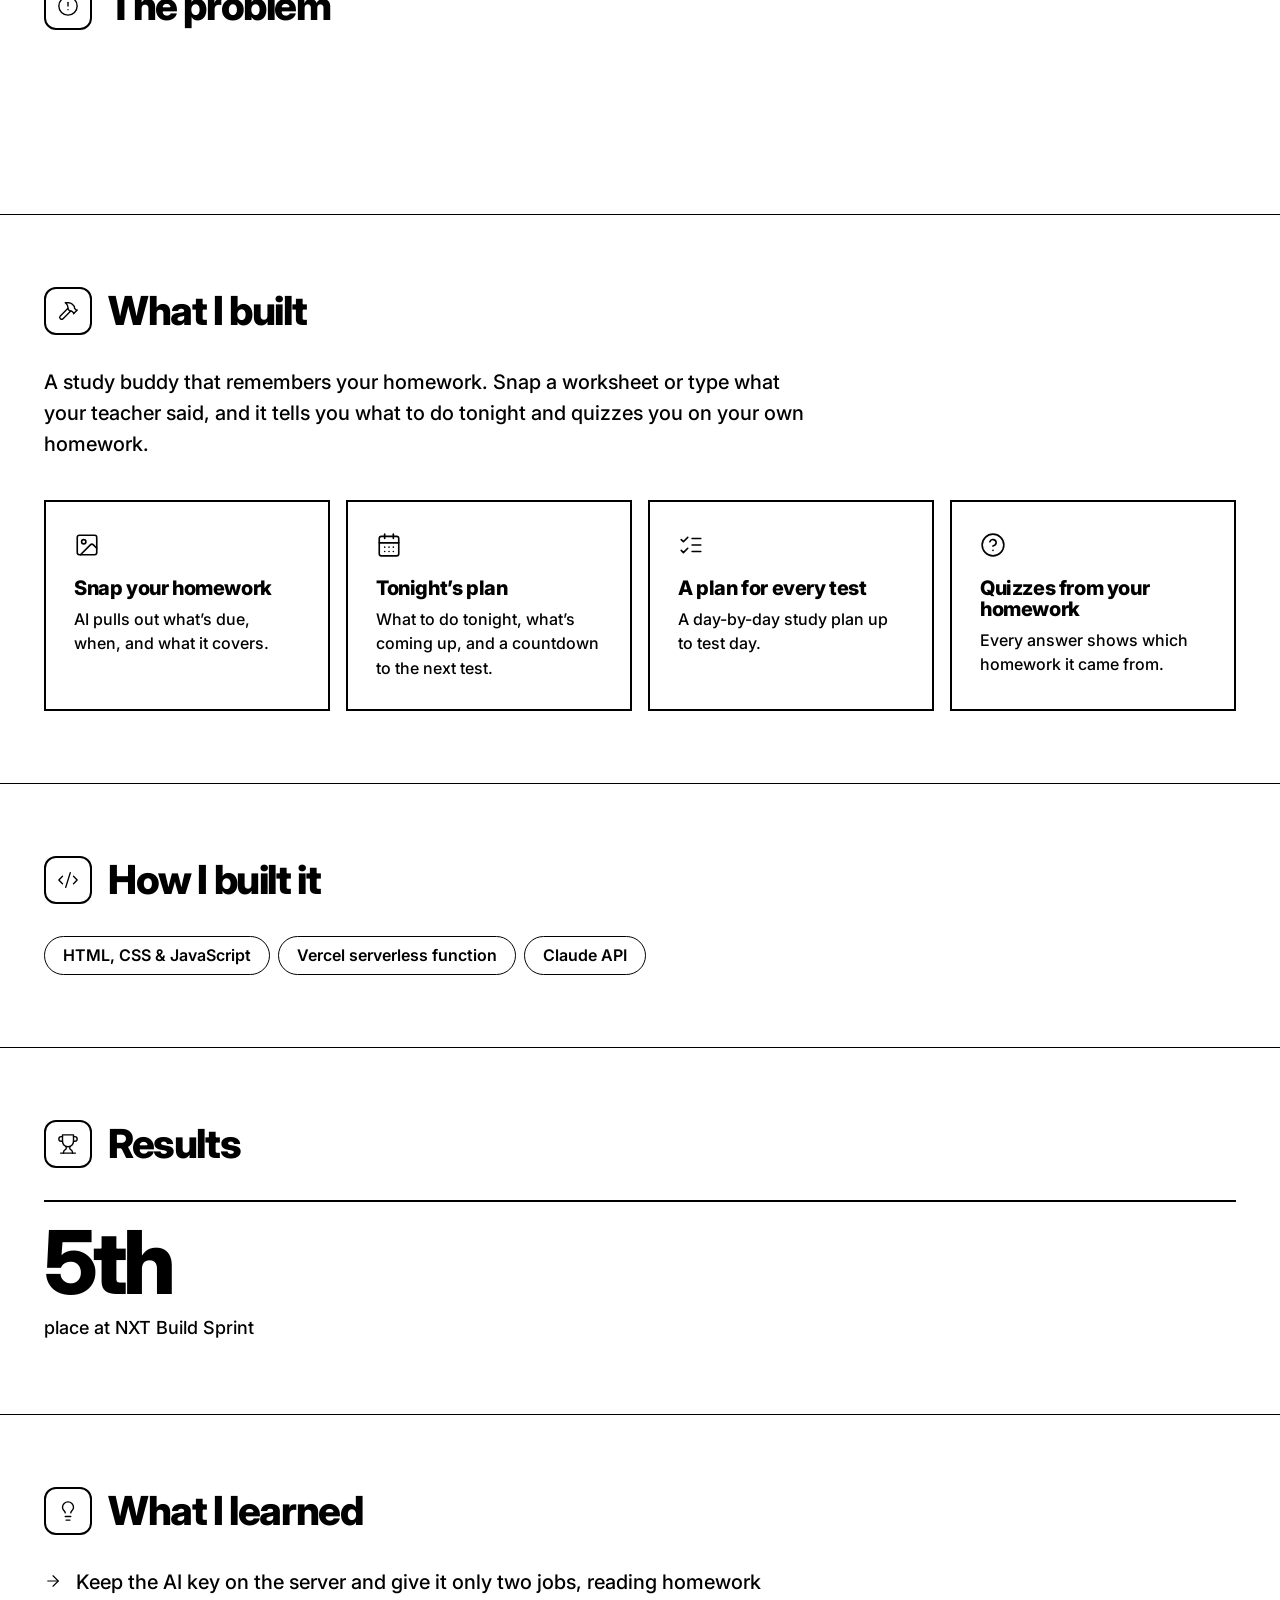
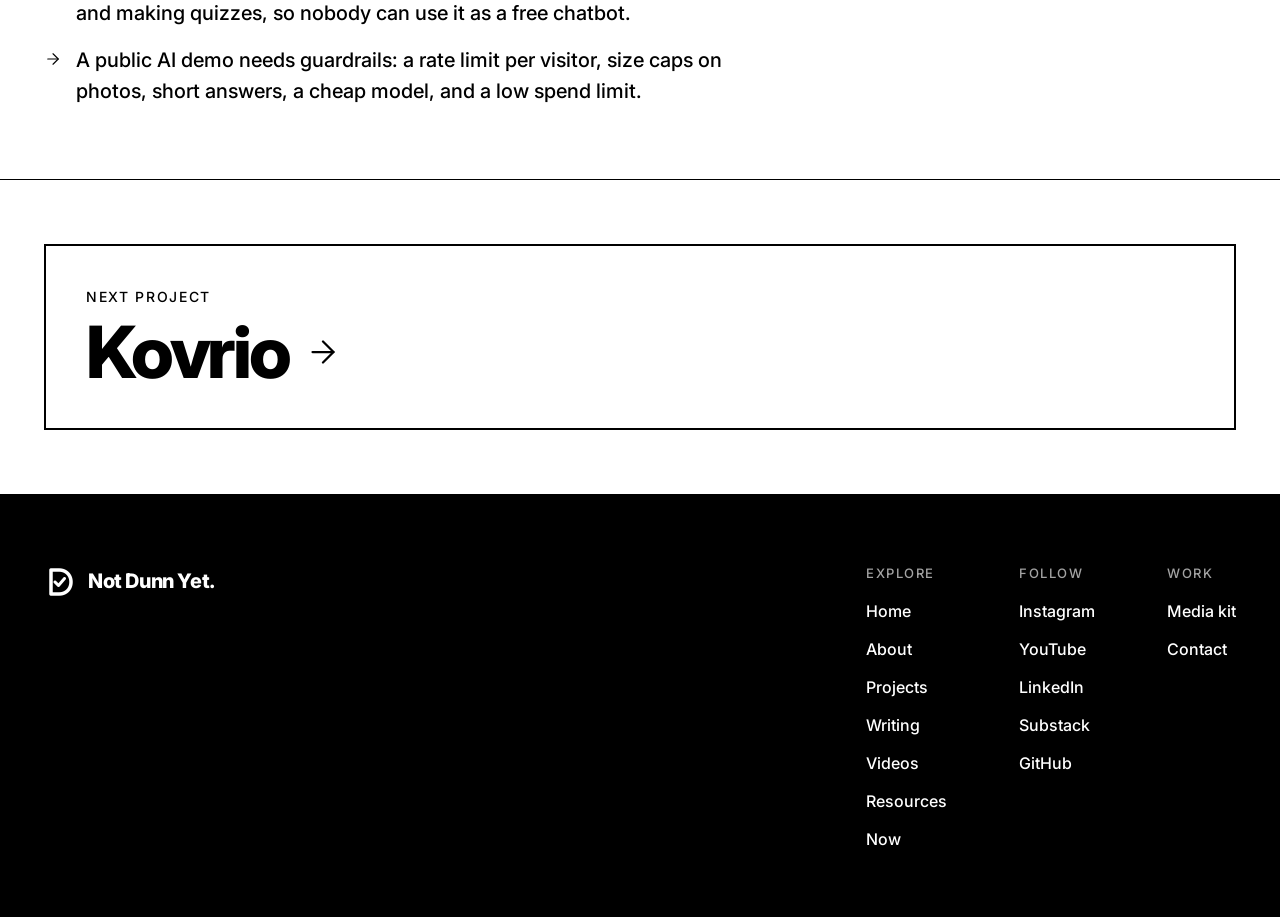
<file: projects/backpack/index.html>
<!DOCTYPE html>
<html lang="en">
<head>
  <meta charset="UTF-8">
  <meta name="viewport" content="width=device-width, initial-scale=1.0, viewport-fit=cover">
  <title>Backpack · Ethan Dunn</title>
  <meta name="description" content="Backpack: An AI study buddy that turns homework into study plans and quizzes.">
  <meta name="theme-color" content="#FFFFFF">
  <link rel="preconnect" href="https://fonts.googleapis.com">
  <link rel="preconnect" href="https://fonts.gstatic.com" crossorigin>
  <link href="https://fonts.googleapis.com/css2?family=Inter:wght@500;600;800&display=swap" rel="stylesheet">
  <link rel="icon" type="image/png" sizes="32x32" href="/assets/favicon-32.png?v=6">
  <link rel="icon" type="image/png" sizes="256x256" href="/assets/favicon.png?v=6">
  <link rel="shortcut icon" href="/favicon.ico?v=6">
  <link rel="apple-touch-icon" href="/assets/apple-touch-icon.png?v=6">
  <link rel="stylesheet" href="/styles.css">
  <script>
    /* Motion on unless the visitor asked for less. If motion.js never runs
       (blocked, offline), drop the class so nothing stays hidden. */
    (function () {
      if (window.matchMedia('(prefers-reduced-motion: reduce)').matches) return;
      var d = document.documentElement;
      d.classList.add('motion');
      setTimeout(function () { if (!window.__motion) d.classList.remove('motion'); }, 2500);
    })();
  </script>
  <link rel="modulepreload" href="/assets/js/motion-mini-11.18.2.js">
</head>
<body>
  <a class="skip" href="#main">Skip to content</a>

<!-- layout:header -->
<header class="site-header">
  <div class="wrap header-inner">
    <a href="/" class="brand" aria-label="Ethan Dunn, home">
      <img src="/assets/logo-mark-black.png" alt="" width="28" height="28">
      <span class="brand-name">Ethan Dunn</span>
    </a>
    <button class="menu-toggle" type="button" aria-expanded="false" aria-controls="site-nav" aria-label="Open menu">
      <span class="menu-icon" aria-hidden="true"><span></span><span></span><span></span></span>
    </button>
    <nav class="site-nav" id="site-nav" aria-label="Main">
      <ul class="nav-list">
        <li class="nav-item nav-home"><a class="nav-link" href="/"><span class="nav-label">Home</span></a></li>
        <li class="nav-item has-dropdown">
          <button class="nav-trigger is-current" type="button" aria-expanded="false" aria-controls="dd-projects">
            <span class="nav-label">Projects</span><svg class="chevron" width="12" height="12" viewBox="0 0 12 12" aria-hidden="true" focusable="false"><path d="M2.5 4.5 6 8l3.5-3.5" fill="none" stroke="currentColor" stroke-width="1.75" stroke-linecap="round" stroke-linejoin="round"/></svg>
          </button>
          <div class="dropdown" id="dd-projects">
            <ul>
            <li><a href="/projects/rilo/"><span class="dd-title">Rilo</span><span class="dd-desc">Screen-time buddy for iPhone</span></a></li>
            <li><a href="/projects/airwrite/"><span class="dd-title">AirWrite</span><span class="dd-desc">Runner-up at Hack the Track</span></a></li>
            <li><a href="/projects/backpack/" aria-current="page"><span class="dd-title">Backpack</span><span class="dd-desc">5th place at NXT Build Sprint</span></a></li>
            <li><a href="/projects/kovrio/"><span class="dd-title">Kovrio</span><span class="dd-desc">AP study app with 71 users</span></a></li>
            </ul>
          </div>
        </li>
        <li class="nav-item has-dropdown">
          <button class="nav-trigger" type="button" aria-expanded="false" aria-controls="dd-content">
            <span class="nav-label">Content</span><svg class="chevron" width="12" height="12" viewBox="0 0 12 12" aria-hidden="true" focusable="false"><path d="M2.5 4.5 6 8l3.5-3.5" fill="none" stroke="currentColor" stroke-width="1.75" stroke-linecap="round" stroke-linejoin="round"/></svg>
          </button>
          <div class="dropdown" id="dd-content">
            <ul>
            <li><a href="/videos/"><span class="dd-title">Videos</span><span class="dd-desc">Reels and YouTube</span></a></li>
            <li><a href="/writing/"><span class="dd-title">Writing</span><span class="dd-desc">Essays on Substack</span></a></li>
            <li><a href="/resources/"><span class="dd-title">Resources</span><span class="dd-desc">Free guides, like Learn to Build Software with AI in 21 Days</span></a></li>
            </ul>
          </div>
        </li>
        <li class="nav-item"><a class="nav-link" href="/about/"><span class="nav-label">About</span></a></li>
        <li class="nav-item"><a class="nav-link" href="/now/"><span class="nav-label">Now</span></a></li>
        <li class="nav-item nav-cta-item"><a class="nav-cta" href="/work-with-me/">Work with me</a></li>
      </ul>
    </nav>
  </div>
</header>
<!-- /layout:header -->

  <main id="main" class="inner">
    <section class="section page-intro" aria-labelledby="page-title">
      <div class="wrap">
        <p class="section-label reveal">Project</p>
        <h1 class="section-title reveal" id="page-title"><span class="title-with-icon"><span class="icon-box"><img src="/img/icons/backpack-icon.png" alt=""></span>Backpack</span></h1>
        <p class="page-lead reveal">An AI study buddy that turns homework into study plans and quizzes.</p>
        <ul class="chips reveal" role="list"><li class="chip">5th place · NXT Build Sprint</li><li class="chip">Built for a friend</li><li class="chip">Nov 13–15, 2026</li></ul><div class="btn-row reveal"><a class="btn" href="https://www.loom.com/share/864d8b4b3bc84c3aba27ed6024b88857" target="_blank" rel="noopener">Watch the demo<svg class="icon btn-arrow" width="18" height="18" viewBox="0 0 24 24" fill="none" stroke="currentColor" stroke-width="1.5" stroke-linecap="round" stroke-linejoin="round" aria-hidden="true" focusable="false"><path d="M7 7h10v10" /> <path d="M7 17 17 7" /></svg><span class="sr-only"> (opens in a new tab)</span></a><a class="btn btn--ghost" href="https://github.com/ethandunn10/backpack" target="_blank" rel="noopener">See the code<svg class="icon btn-arrow" width="18" height="18" viewBox="0 0 24 24" fill="none" stroke="currentColor" stroke-width="1.5" stroke-linecap="round" stroke-linejoin="round" aria-hidden="true" focusable="false"><path d="M7 7h10v10" /> <path d="M7 17 17 7" /></svg><span class="sr-only"> (opens in a new tab)</span></a></div>
      </div>
    </section>
    <section class="case-media" aria-label="Screenshots">
      <div class="wrap"><div class="media-frame reveal"><div class="phones"><img src="/img/projects/backpack-start.png" alt="Backpack start screen: never forget homework again" width="780" height="1688" loading="lazy"><img src="/img/projects/backpack-plans.png" alt="Backpack plans screen with the next test and tonight’s homework" width="780" height="1688" loading="lazy"><img src="/img/projects/backpack-tests.png" alt="Backpack test screen with a day-by-day study plan" width="780" height="1688" loading="lazy"></div></div></div>
    </section>
    <section class="section block">
      <div class="wrap">
<div class="sec-head reveal"><span class="sec-icon"><svg class="icon" width="22" height="22" viewBox="0 0 24 24" fill="none" stroke="currentColor" stroke-width="1.5" stroke-linecap="round" stroke-linejoin="round" aria-hidden="true" focusable="false"><circle cx="12" cy="12" r="10" /> <line x1="12" x2="12" y1="8" y2="12" /> <line x1="12" x2="12.01" y1="16" y2="16" /></svg></span><h2 id="problem">The problem</h2></div>
        <p class="prose prose--big reveal">My friend couldn’t keep track of homework, studying, and time.</p>
        
      </div>
    </section>
    <section class="section block">
      <div class="wrap">
<div class="sec-head reveal"><span class="sec-icon"><svg class="icon" width="22" height="22" viewBox="0 0 24 24" fill="none" stroke="currentColor" stroke-width="1.5" stroke-linecap="round" stroke-linejoin="round" aria-hidden="true" focusable="false"><path d="m15 12-8.373 8.373a1 1 0 1 1-3-3L12 9" /> <path d="m18 15 4-4" /> <path d="m21.5 11.5-1.914-1.914A2 2 0 0 1 19 8.172V7l-2.26-2.26a6 6 0 0 0-4.202-1.756L9 2.96l.92.82A6.18 6.18 0 0 1 12 8.4V10l2 2h1.172a2 2 0 0 1 1.414.586L18.5 14.5" /></svg></span><h2 id="built">What I built</h2></div>
        <p class="prose reveal">A study buddy that remembers your homework. Snap a worksheet or type what your teacher said, and it tells you what to do tonight and quizzes you on your own homework.</p>
<div class="features features--4"><article class="feature reveal"><svg class="icon" width="26" height="26" viewBox="0 0 24 24" fill="none" stroke="currentColor" stroke-width="1.5" stroke-linecap="round" stroke-linejoin="round" aria-hidden="true" focusable="false"><rect width="18" height="18" x="3" y="3" rx="2" ry="2" /> <circle cx="9" cy="9" r="2" /> <path d="m21 15-3.086-3.086a2 2 0 0 0-2.828 0L6 21" /></svg><h3>Snap your homework</h3><p>AI pulls out what’s due, when, and what it covers.</p></article><article class="feature reveal"><svg class="icon" width="26" height="26" viewBox="0 0 24 24" fill="none" stroke="currentColor" stroke-width="1.5" stroke-linecap="round" stroke-linejoin="round" aria-hidden="true" focusable="false"><path d="M8 2v4" /> <path d="M16 2v4" /> <rect width="18" height="18" x="3" y="4" rx="2" /> <path d="M3 10h18" /> <path d="M8 14h.01" /> <path d="M12 14h.01" /> <path d="M16 14h.01" /> <path d="M8 18h.01" /> <path d="M12 18h.01" /> <path d="M16 18h.01" /></svg><h3>Tonight’s plan</h3><p>What to do tonight, what’s coming up, and a countdown to the next test.</p></article><article class="feature reveal"><svg class="icon" width="26" height="26" viewBox="0 0 24 24" fill="none" stroke="currentColor" stroke-width="1.5" stroke-linecap="round" stroke-linejoin="round" aria-hidden="true" focusable="false"><path d="m3 17 2 2 4-4" /> <path d="m3 7 2 2 4-4" /> <path d="M13 6h8" /> <path d="M13 12h8" /> <path d="M13 18h8" /></svg><h3>A plan for every test</h3><p>A day-by-day study plan up to test day.</p></article><article class="feature reveal"><svg class="icon" width="26" height="26" viewBox="0 0 24 24" fill="none" stroke="currentColor" stroke-width="1.5" stroke-linecap="round" stroke-linejoin="round" aria-hidden="true" focusable="false"><circle cx="12" cy="12" r="10" /> <path d="M9.09 9a3 3 0 0 1 5.83 1c0 2-3 3-3 3" /> <path d="M12 17h.01" /></svg><h3>Quizzes from your homework</h3><p>Every answer shows which homework it came from.</p></article></div>
      </div>
    </section>
    <section class="section block">
      <div class="wrap">
<div class="sec-head reveal"><span class="sec-icon"><svg class="icon" width="22" height="22" viewBox="0 0 24 24" fill="none" stroke="currentColor" stroke-width="1.5" stroke-linecap="round" stroke-linejoin="round" aria-hidden="true" focusable="false"><path d="m18 16 4-4-4-4" /> <path d="m6 8-4 4 4 4" /> <path d="m14.5 4-5 16" /></svg></span><h2 id="how">How I built it</h2></div>
        <ul class="chips chips--big reveal" role="list"><li class="chip">HTML, CSS &amp; JavaScript</li><li class="chip">Vercel serverless function</li><li class="chip">Claude API</li></ul>
        
      </div>
    </section>
    <section class="section block">
      <div class="wrap">
<div class="sec-head reveal"><span class="sec-icon"><svg class="icon" width="22" height="22" viewBox="0 0 24 24" fill="none" stroke="currentColor" stroke-width="1.5" stroke-linecap="round" stroke-linejoin="round" aria-hidden="true" focusable="false"><path d="M6 9H4.5a2.5 2.5 0 0 1 0-5H6" /> <path d="M18 9h1.5a2.5 2.5 0 0 0 0-5H18" /> <path d="M4 22h16" /> <path d="M10 14.66V17c0 .55-.47.98-.97 1.21C7.85 18.75 7 20.24 7 22" /> <path d="M14 14.66V17c0 .55.47.98.97 1.21C16.15 18.75 17 20.24 17 22" /> <path d="M18 2H6v7a6 6 0 0 0 12 0V2Z" /></svg></span><h2 id="results">Results</h2></div>
        <dl class="big-stats"><div class="big-stat reveal"><dt>place at NXT Build Sprint</dt><dd>5th</dd></div></dl>
      </div>
    </section>
    <section class="section block">
      <div class="wrap">
<div class="sec-head reveal"><span class="sec-icon"><svg class="icon" width="22" height="22" viewBox="0 0 24 24" fill="none" stroke="currentColor" stroke-width="1.5" stroke-linecap="round" stroke-linejoin="round" aria-hidden="true" focusable="false"><path d="M15 14c.2-1 .7-1.7 1.5-2.5 1-.9 1.5-2.2 1.5-3.5A6 6 0 0 0 6 8c0 1 .2 2.2 1.5 3.5.7.7 1.3 1.5 1.5 2.5" /> <path d="M9 18h6" /> <path d="M10 22h4" /></svg></span><h2 id="learned">What I learned</h2></div>
        <ul class="bullets"><li class="reveal"><svg class="icon" width="18" height="18" viewBox="0 0 24 24" fill="none" stroke="currentColor" stroke-width="1.5" stroke-linecap="round" stroke-linejoin="round" aria-hidden="true" focusable="false"><path d="M5 12h14" /> <path d="m12 5 7 7-7 7" /></svg><span>Keep the AI key on the server and give it only two jobs, reading homework and making quizzes, so nobody can use it as a free chatbot.</span></li><li class="reveal"><svg class="icon" width="18" height="18" viewBox="0 0 24 24" fill="none" stroke="currentColor" stroke-width="1.5" stroke-linecap="round" stroke-linejoin="round" aria-hidden="true" focusable="false"><path d="M5 12h14" /> <path d="m12 5 7 7-7 7" /></svg><span>A public AI demo needs guardrails: a rate limit per visitor, size caps on photos, short answers, a cheap model, and a low spend limit.</span></li></ul>
      </div>
    </section>
    <section class="section block block--next">
      <div class="wrap">
<a class="next-card reveal" href="/projects/kovrio/">
          <span class="next-label">Next project</span>
          <span class="next-name">Kovrio <svg class="icon next-arrow" width="36" height="36" viewBox="0 0 24 24" fill="none" stroke="currentColor" stroke-width="1.5" stroke-linecap="round" stroke-linejoin="round" aria-hidden="true" focusable="false"><path d="M5 12h14" /> <path d="m12 5 7 7-7 7" /></svg></span>
        </a>
      </div>
    </section>
  </main>

<!-- layout:footer -->
<footer class="site-footer">
  <div class="wrap footer-inner">
    <span class="footer-brand">
      <img src="/assets/logo-mark-white.png" alt="" width="32" height="32">
      Not Dunn Yet.
    </span>
    <nav class="footer-nav" aria-label="Footer">
      <div class="footer-group">
        <h2 class="footer-heading">Explore</h2>
        <ul>
          <li><a href="/">Home</a></li>
          <li><a href="/about/">About</a></li>
          <li><a href="/projects/">Projects</a></li>
          <li><a href="/writing/">Writing</a></li>
          <li><a href="/videos/">Videos</a></li>
          <li><a href="/resources/">Resources</a></li>
          <li><a href="/now/">Now</a></li>
        </ul>
      </div>
      <div class="footer-group">
        <h2 class="footer-heading">Follow</h2>
        <ul>
          <li><a href="https://instagram.com/ethan.j.dunn" target="_blank" rel="noopener">Instagram</a></li>
          <li><a href="https://youtube.com/@ethan_dunn" target="_blank" rel="noopener">YouTube</a></li>
          <li><a href="https://www.linkedin.com/in/ethandunnofficial" target="_blank" rel="noopener">LinkedIn</a></li>
          <li><a href="https://substack.com/@ethanjdunn" target="_blank" rel="noopener">Substack</a></li>
          <li><a href="https://github.com/ethandunn10" target="_blank" rel="noopener">GitHub</a></li>
        </ul>
      </div>
      <div class="footer-group">
        <h2 class="footer-heading">Work</h2>
        <ul>
          <li><a href="https://beacons.ai/ethandunn/mediakit" target="_blank" rel="noopener">Media kit</a></li>
          <li><a href="mailto:ethanjudgedunn10@gmail.com">Contact</a></li>
        </ul>
      </div>
    </nav>
  </div>
</footer>
<!-- /layout:footer -->

  <script src="/nav.js"></script>
  <script type="module" src="/motion.js"></script>
</body>
</html>
</file>
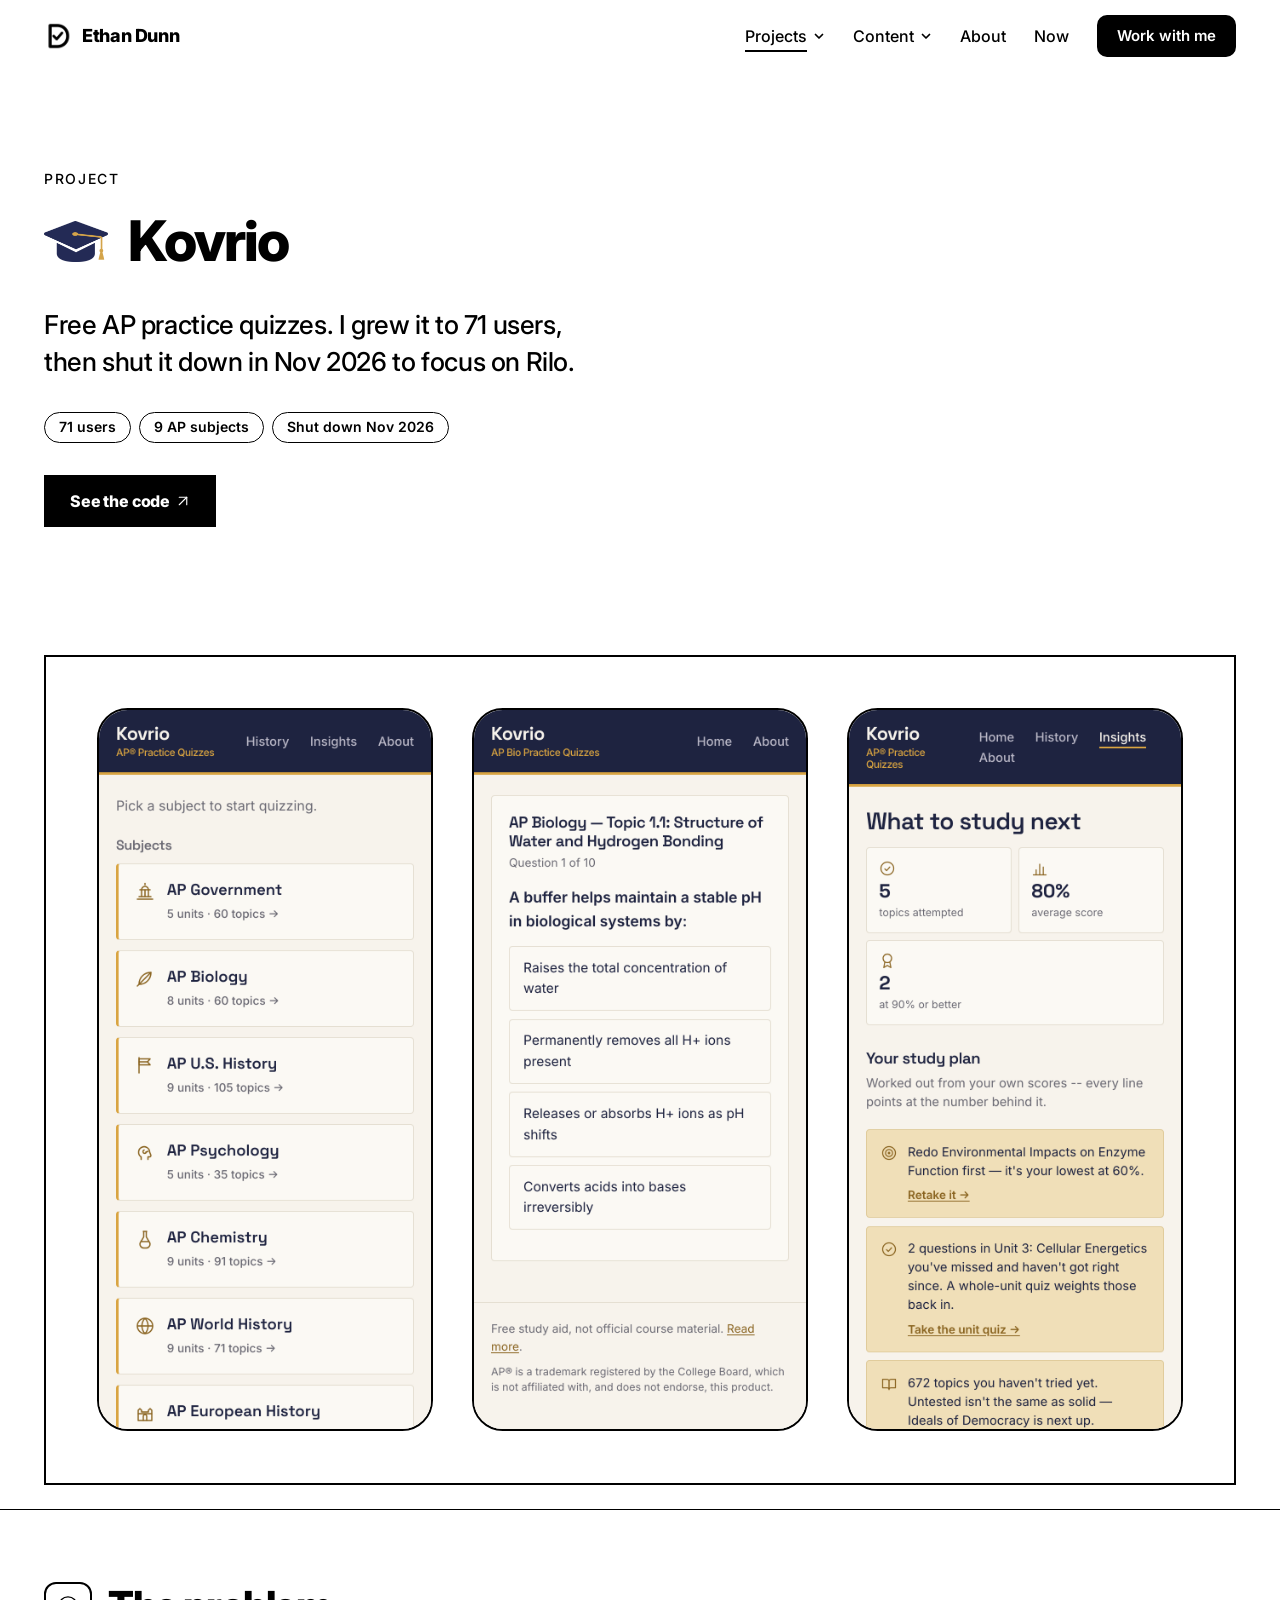
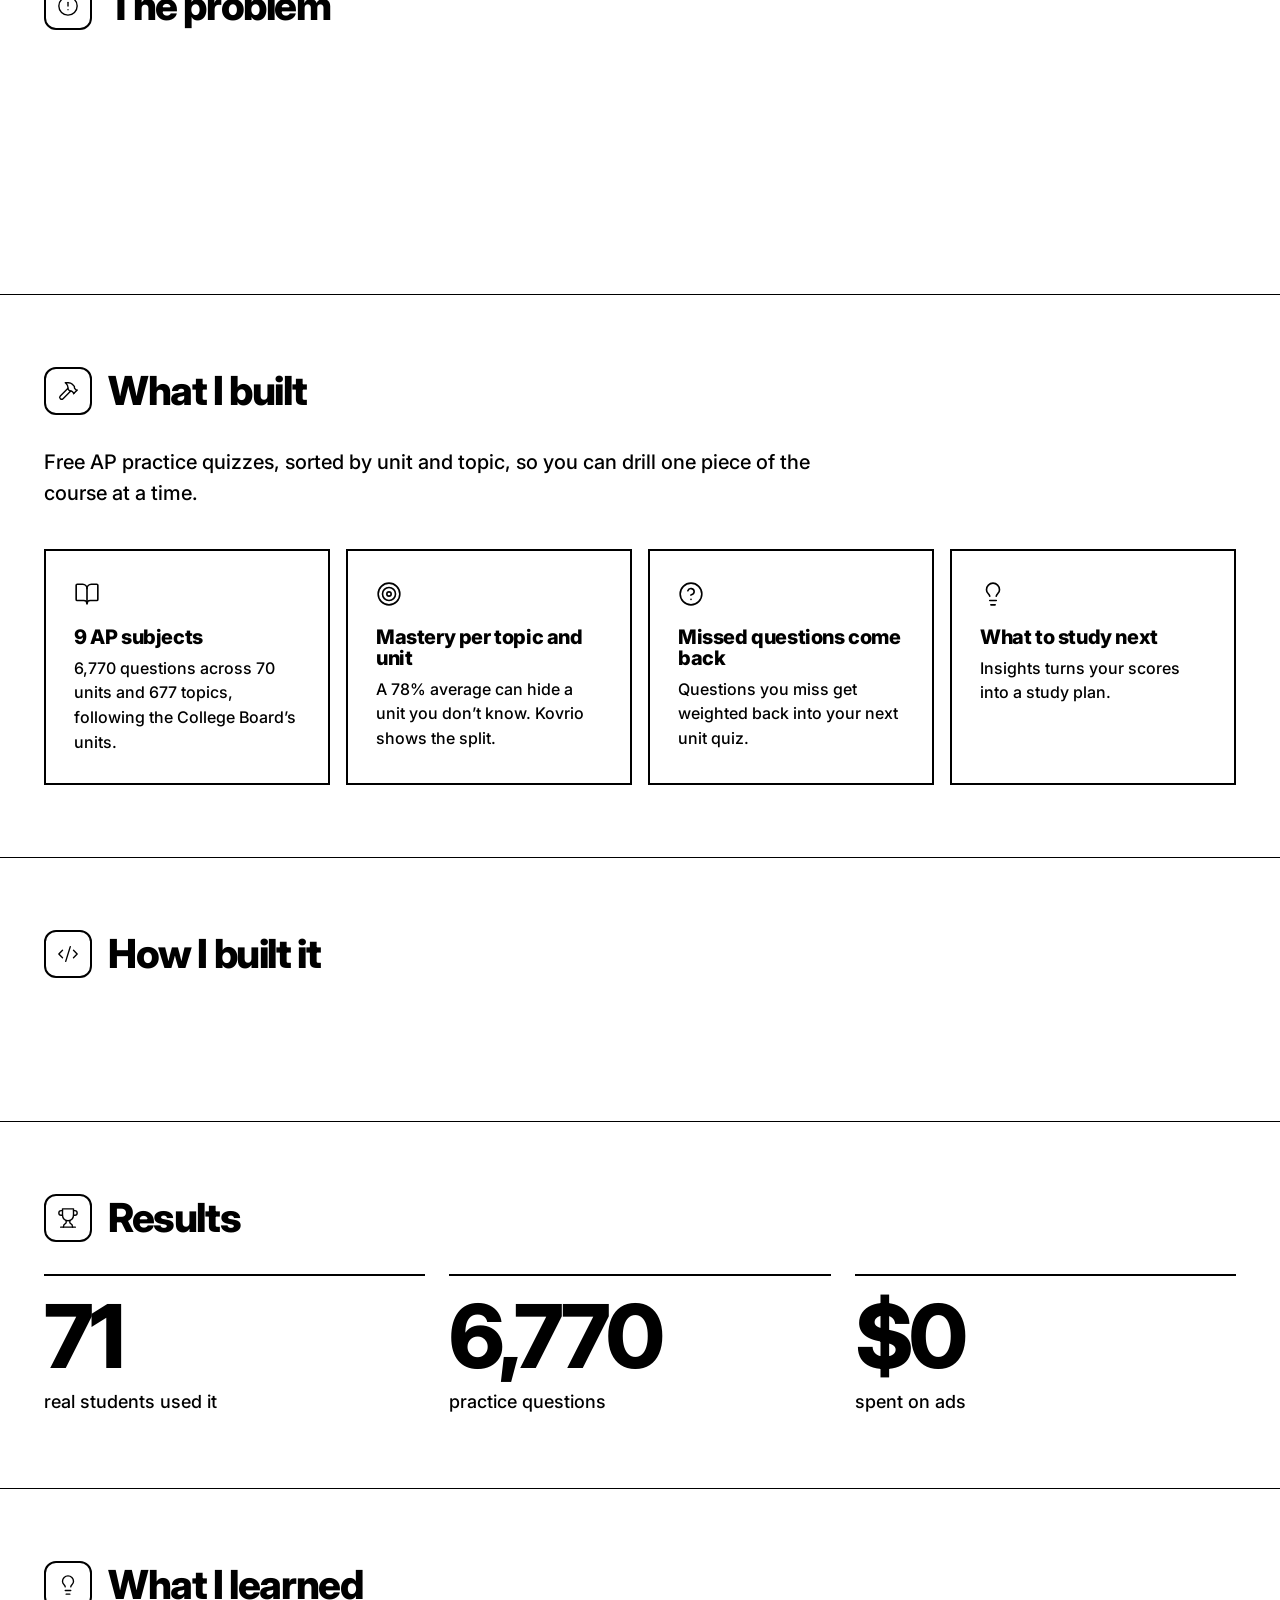
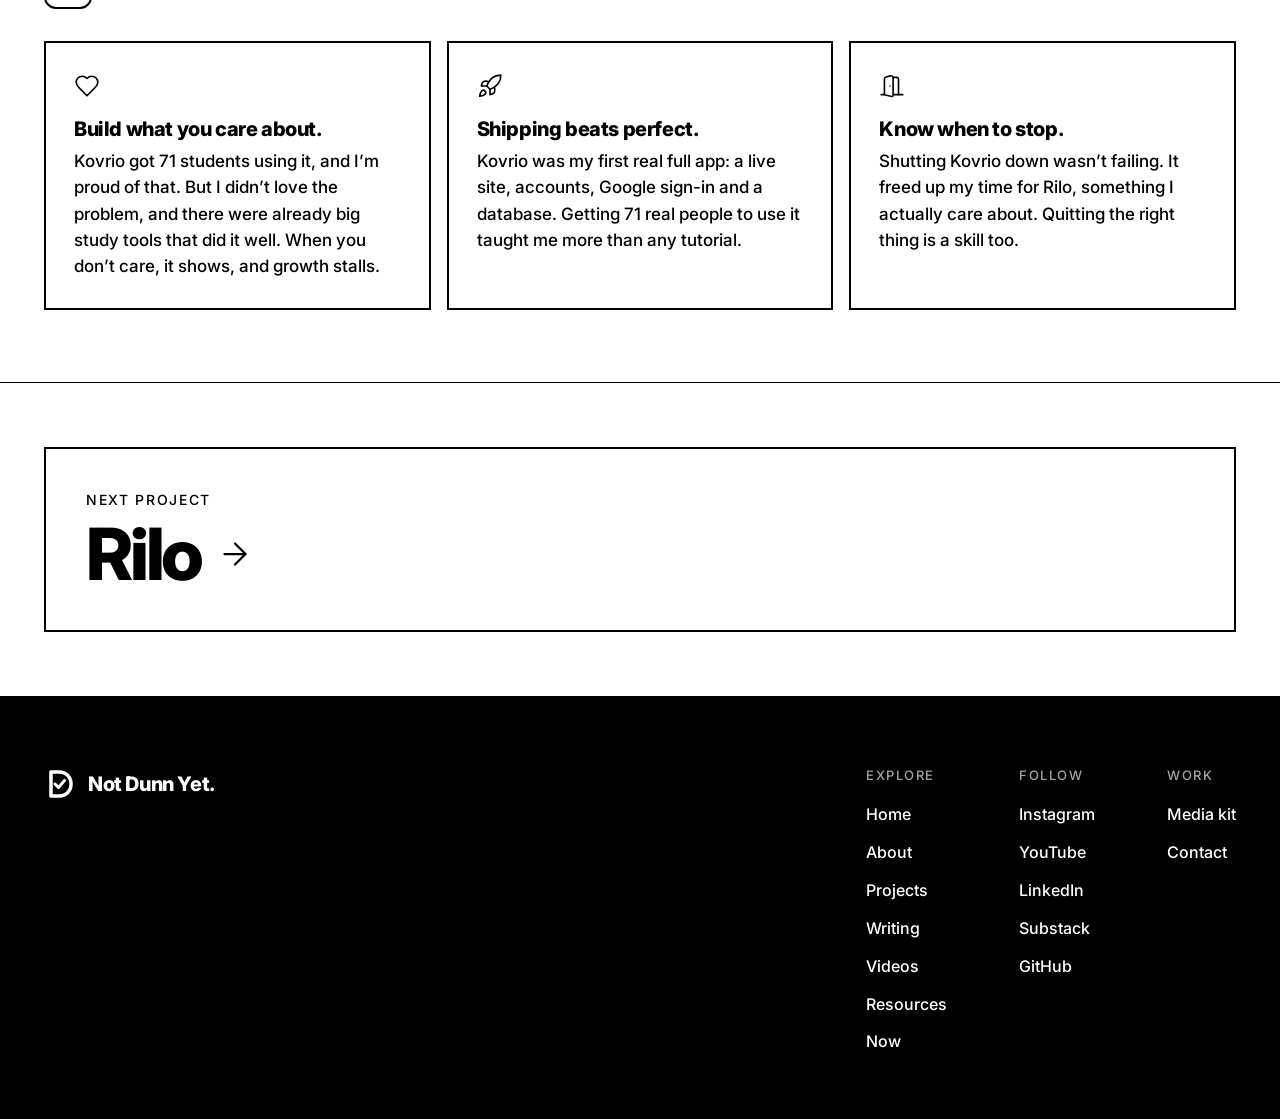
<file: projects/kovrio/index.html>
<!DOCTYPE html>
<html lang="en">
<head>
  <meta charset="UTF-8">
  <meta name="viewport" content="width=device-width, initial-scale=1.0, viewport-fit=cover">
  <title>Kovrio · Ethan Dunn</title>
  <meta name="description" content="Kovrio: Free AP practice quizzes. I grew it to 71 users, then shut it down in Nov 2026 to focus on Rilo.">
  <meta name="theme-color" content="#FFFFFF">
  <link rel="preconnect" href="https://fonts.googleapis.com">
  <link rel="preconnect" href="https://fonts.gstatic.com" crossorigin>
  <link href="https://fonts.googleapis.com/css2?family=Inter:wght@500;600;800&display=swap" rel="stylesheet">
  <link rel="icon" type="image/png" sizes="32x32" href="/assets/favicon-32.png?v=6">
  <link rel="icon" type="image/png" sizes="256x256" href="/assets/favicon.png?v=6">
  <link rel="shortcut icon" href="/favicon.ico?v=6">
  <link rel="apple-touch-icon" href="/assets/apple-touch-icon.png?v=6">
  <link rel="stylesheet" href="/styles.css">
  <script>
    /* Motion on unless the visitor asked for less. If motion.js never runs
       (blocked, offline), drop the class so nothing stays hidden. */
    (function () {
      if (window.matchMedia('(prefers-reduced-motion: reduce)').matches) return;
      var d = document.documentElement;
      d.classList.add('motion');
      setTimeout(function () { if (!window.__motion) d.classList.remove('motion'); }, 2500);
    })();
  </script>
  <link rel="modulepreload" href="/assets/js/motion-mini-11.18.2.js">
</head>
<body>
  <a class="skip" href="#main">Skip to content</a>

<!-- layout:header -->
<header class="site-header">
  <div class="wrap header-inner">
    <a href="/" class="brand" aria-label="Ethan Dunn, home">
      <img src="/assets/logo-mark-black.png" alt="" width="28" height="28">
      <span class="brand-name">Ethan Dunn</span>
    </a>
    <button class="menu-toggle" type="button" aria-expanded="false" aria-controls="site-nav" aria-label="Open menu">
      <span class="menu-icon" aria-hidden="true"><span></span><span></span><span></span></span>
    </button>
    <nav class="site-nav" id="site-nav" aria-label="Main">
      <ul class="nav-list">
        <li class="nav-item nav-home"><a class="nav-link" href="/"><span class="nav-label">Home</span></a></li>
        <li class="nav-item has-dropdown">
          <button class="nav-trigger is-current" type="button" aria-expanded="false" aria-controls="dd-projects">
            <span class="nav-label">Projects</span><svg class="chevron" width="12" height="12" viewBox="0 0 12 12" aria-hidden="true" focusable="false"><path d="M2.5 4.5 6 8l3.5-3.5" fill="none" stroke="currentColor" stroke-width="1.75" stroke-linecap="round" stroke-linejoin="round"/></svg>
          </button>
          <div class="dropdown" id="dd-projects">
            <ul>
            <li><a href="/projects/rilo/"><span class="dd-title">Rilo</span><span class="dd-desc">Screen-time buddy for iPhone</span></a></li>
            <li><a href="/projects/airwrite/"><span class="dd-title">AirWrite</span><span class="dd-desc">Runner-up at Hack the Track</span></a></li>
            <li><a href="/projects/backpack/"><span class="dd-title">Backpack</span><span class="dd-desc">5th place at NXT Build Sprint</span></a></li>
            <li><a href="/projects/kovrio/" aria-current="page"><span class="dd-title">Kovrio</span><span class="dd-desc">AP study app with 71 users</span></a></li>
            </ul>
          </div>
        </li>
        <li class="nav-item has-dropdown">
          <button class="nav-trigger" type="button" aria-expanded="false" aria-controls="dd-content">
            <span class="nav-label">Content</span><svg class="chevron" width="12" height="12" viewBox="0 0 12 12" aria-hidden="true" focusable="false"><path d="M2.5 4.5 6 8l3.5-3.5" fill="none" stroke="currentColor" stroke-width="1.75" stroke-linecap="round" stroke-linejoin="round"/></svg>
          </button>
          <div class="dropdown" id="dd-content">
            <ul>
            <li><a href="/videos/"><span class="dd-title">Videos</span><span class="dd-desc">Reels and YouTube</span></a></li>
            <li><a href="/writing/"><span class="dd-title">Writing</span><span class="dd-desc">Essays on Substack</span></a></li>
            <li><a href="/resources/"><span class="dd-title">Resources</span><span class="dd-desc">Free guides, like Learn to Build Software with AI in 21 Days</span></a></li>
            </ul>
          </div>
        </li>
        <li class="nav-item"><a class="nav-link" href="/about/"><span class="nav-label">About</span></a></li>
        <li class="nav-item"><a class="nav-link" href="/now/"><span class="nav-label">Now</span></a></li>
        <li class="nav-item nav-cta-item"><a class="nav-cta" href="/work-with-me/">Work with me</a></li>
      </ul>
    </nav>
  </div>
</header>
<!-- /layout:header -->

  <main id="main" class="inner">
    <section class="section page-intro" aria-labelledby="page-title">
      <div class="wrap">
        <p class="section-label reveal">Project</p>
        <h1 class="section-title reveal" id="page-title"><span class="title-with-icon"><span class="icon-box"><img src="/img/icons/kovrio-icon.png" alt=""></span>Kovrio</span></h1>
        <p class="page-lead reveal">Free AP practice quizzes. I grew it to 71 users, then shut it down in Nov 2026 to focus on Rilo.</p>
        <ul class="chips reveal" role="list"><li class="chip">71 users</li><li class="chip">9 AP subjects</li><li class="chip">Shut down Nov 2026</li></ul><div class="btn-row reveal"><a class="btn" href="https://github.com/ethandunn10/Kovrio" target="_blank" rel="noopener">See the code<svg class="icon btn-arrow" width="18" height="18" viewBox="0 0 24 24" fill="none" stroke="currentColor" stroke-width="1.5" stroke-linecap="round" stroke-linejoin="round" aria-hidden="true" focusable="false"><path d="M7 7h10v10" /> <path d="M7 17 17 7" /></svg><span class="sr-only"> (opens in a new tab)</span></a></div>
      </div>
    </section>
    <section class="case-media" aria-label="Screenshots">
      <div class="wrap"><div class="media-frame reveal"><div class="phones"><img src="/img/projects/kovrio-subjects.png" alt="Kovrio subject list: AP Government, Biology, U.S. History and more" width="780" height="1688" loading="lazy"><img src="/img/projects/kovrio-question.png" alt="A Kovrio AP Biology practice question" width="780" height="1688" loading="lazy"><img src="/img/projects/kovrio-insights.png" alt="Kovrio Insights: what to study next, built from your scores" width="780" height="1688" loading="lazy"></div></div></div>
    </section>
    <section class="section block">
      <div class="wrap">
<div class="sec-head reveal"><span class="sec-icon"><svg class="icon" width="22" height="22" viewBox="0 0 24 24" fill="none" stroke="currentColor" stroke-width="1.5" stroke-linecap="round" stroke-linejoin="round" aria-hidden="true" focusable="false"><circle cx="12" cy="12" r="10" /> <line x1="12" x2="12" y1="8" y2="12" /> <line x1="12" x2="12.01" y1="16" y2="16" /></svg></span><h2 id="problem">The problem</h2></div>
        <p class="prose prose--big reveal">I got tired of photographing textbook pages, uploading them to ChatGPT, and asking it to make a quiz, over and over, every unit.</p>
        
      </div>
    </section>
    <section class="section block">
      <div class="wrap">
<div class="sec-head reveal"><span class="sec-icon"><svg class="icon" width="22" height="22" viewBox="0 0 24 24" fill="none" stroke="currentColor" stroke-width="1.5" stroke-linecap="round" stroke-linejoin="round" aria-hidden="true" focusable="false"><path d="m15 12-8.373 8.373a1 1 0 1 1-3-3L12 9" /> <path d="m18 15 4-4" /> <path d="m21.5 11.5-1.914-1.914A2 2 0 0 1 19 8.172V7l-2.26-2.26a6 6 0 0 0-4.202-1.756L9 2.96l.92.82A6.18 6.18 0 0 1 12 8.4V10l2 2h1.172a2 2 0 0 1 1.414.586L18.5 14.5" /></svg></span><h2 id="built">What I built</h2></div>
        <p class="prose reveal">Free AP practice quizzes, sorted by unit and topic, so you can drill one piece of the course at a time.</p>
<div class="features features--4"><article class="feature reveal"><svg class="icon" width="26" height="26" viewBox="0 0 24 24" fill="none" stroke="currentColor" stroke-width="1.5" stroke-linecap="round" stroke-linejoin="round" aria-hidden="true" focusable="false"><path d="M12 7v14" /> <path d="M3 18a1 1 0 0 1-1-1V4a1 1 0 0 1 1-1h5a4 4 0 0 1 4 4 4 4 0 0 1 4-4h5a1 1 0 0 1 1 1v13a1 1 0 0 1-1 1h-6a3 3 0 0 0-3 3 3 3 0 0 0-3-3z" /></svg><h3>9 AP subjects</h3><p>6,770 questions across 70 units and 677 topics, following the College Board’s units.</p></article><article class="feature reveal"><svg class="icon" width="26" height="26" viewBox="0 0 24 24" fill="none" stroke="currentColor" stroke-width="1.5" stroke-linecap="round" stroke-linejoin="round" aria-hidden="true" focusable="false"><circle cx="12" cy="12" r="10" /> <circle cx="12" cy="12" r="6" /> <circle cx="12" cy="12" r="2" /></svg><h3>Mastery per topic and unit</h3><p>A 78% average can hide a unit you don’t know. Kovrio shows the split.</p></article><article class="feature reveal"><svg class="icon" width="26" height="26" viewBox="0 0 24 24" fill="none" stroke="currentColor" stroke-width="1.5" stroke-linecap="round" stroke-linejoin="round" aria-hidden="true" focusable="false"><circle cx="12" cy="12" r="10" /> <path d="M9.09 9a3 3 0 0 1 5.83 1c0 2-3 3-3 3" /> <path d="M12 17h.01" /></svg><h3>Missed questions come back</h3><p>Questions you miss get weighted back into your next unit quiz.</p></article><article class="feature reveal"><svg class="icon" width="26" height="26" viewBox="0 0 24 24" fill="none" stroke="currentColor" stroke-width="1.5" stroke-linecap="round" stroke-linejoin="round" aria-hidden="true" focusable="false"><path d="M15 14c.2-1 .7-1.7 1.5-2.5 1-.9 1.5-2.2 1.5-3.5A6 6 0 0 0 6 8c0 1 .2 2.2 1.5 3.5.7.7 1.3 1.5 1.5 2.5" /> <path d="M9 18h6" /> <path d="M10 22h4" /></svg><h3>What to study next</h3><p>Insights turns your scores into a study plan.</p></article></div>
      </div>
    </section>
    <section class="section block">
      <div class="wrap">
<div class="sec-head reveal"><span class="sec-icon"><svg class="icon" width="22" height="22" viewBox="0 0 24 24" fill="none" stroke="currentColor" stroke-width="1.5" stroke-linecap="round" stroke-linejoin="round" aria-hidden="true" focusable="false"><path d="m18 16 4-4-4-4" /> <path d="m6 8-4 4 4 4" /> <path d="m14.5 4-5 16" /></svg></span><h2 id="how">How I built it</h2></div>
        <ul class="chips chips--big reveal" role="list"><li class="chip">HTML, CSS &amp; JavaScript</li><li class="chip">Supabase</li><li class="chip">Google sign-in</li><li class="chip">Vercel</li><li class="chip">Remotion</li></ul>
        
      </div>
    </section>
    <section class="section block">
      <div class="wrap">
<div class="sec-head reveal"><span class="sec-icon"><svg class="icon" width="22" height="22" viewBox="0 0 24 24" fill="none" stroke="currentColor" stroke-width="1.5" stroke-linecap="round" stroke-linejoin="round" aria-hidden="true" focusable="false"><path d="M6 9H4.5a2.5 2.5 0 0 1 0-5H6" /> <path d="M18 9h1.5a2.5 2.5 0 0 0 0-5H18" /> <path d="M4 22h16" /> <path d="M10 14.66V17c0 .55-.47.98-.97 1.21C7.85 18.75 7 20.24 7 22" /> <path d="M14 14.66V17c0 .55.47.98.97 1.21C16.15 18.75 17 20.24 17 22" /> <path d="M18 2H6v7a6 6 0 0 0 12 0V2Z" /></svg></span><h2 id="results">Results</h2></div>
        <dl class="big-stats"><div class="big-stat reveal"><dt>real students used it</dt><dd>71</dd></div><div class="big-stat reveal"><dt>practice questions</dt><dd>6,770</dd></div><div class="big-stat reveal"><dt>spent on ads</dt><dd>$0</dd></div></dl>
      </div>
    </section>
    <section class="section block">
      <div class="wrap">
<div class="sec-head reveal"><span class="sec-icon"><svg class="icon" width="22" height="22" viewBox="0 0 24 24" fill="none" stroke="currentColor" stroke-width="1.5" stroke-linecap="round" stroke-linejoin="round" aria-hidden="true" focusable="false"><path d="M15 14c.2-1 .7-1.7 1.5-2.5 1-.9 1.5-2.2 1.5-3.5A6 6 0 0 0 6 8c0 1 .2 2.2 1.5 3.5.7.7 1.3 1.5 1.5 2.5" /> <path d="M9 18h6" /> <path d="M10 22h4" /></svg></span><h2 id="learned">What I learned</h2></div>
        <div class="features features--3 lessons"><article class="feature reveal"><svg class="icon" width="26" height="26" viewBox="0 0 24 24" fill="none" stroke="currentColor" stroke-width="1.5" stroke-linecap="round" stroke-linejoin="round" aria-hidden="true" focusable="false"><path d="M19 14c1.49-1.46 3-3.21 3-5.5A5.5 5.5 0 0 0 16.5 3c-1.76 0-3 .5-4.5 2-1.5-1.5-2.74-2-4.5-2A5.5 5.5 0 0 0 2 8.5c0 2.3 1.5 4.05 3 5.5l7 7Z" /></svg><h3>Build what you care about.</h3><p>Kovrio got 71 students using it, and I’m proud of that. But I didn’t love the problem, and there were already big study tools that did it well. When you don’t care, it shows, and growth stalls.</p></article><article class="feature reveal"><svg class="icon" width="26" height="26" viewBox="0 0 24 24" fill="none" stroke="currentColor" stroke-width="1.5" stroke-linecap="round" stroke-linejoin="round" aria-hidden="true" focusable="false"><path d="M4.5 16.5c-1.5 1.26-2 5-2 5s3.74-.5 5-2c.71-.84.7-2.13-.09-2.91a2.18 2.18 0 0 0-2.91-.09z" /> <path d="m12 15-3-3a22 22 0 0 1 2-3.95A12.88 12.88 0 0 1 22 2c0 2.72-.78 7.5-6 11a22.35 22.35 0 0 1-4 2z" /> <path d="M9 12H4s.55-3.03 2-4c1.62-1.08 5 0 5 0" /> <path d="M12 15v5s3.03-.55 4-2c1.08-1.62 0-5 0-5" /></svg><h3>Shipping beats perfect.</h3><p>Kovrio was my first real full app: a live site, accounts, Google sign-in and a database. Getting 71 real people to use it taught me more than any tutorial.</p></article><article class="feature reveal"><svg class="icon" width="26" height="26" viewBox="0 0 24 24" fill="none" stroke="currentColor" stroke-width="1.5" stroke-linecap="round" stroke-linejoin="round" aria-hidden="true" focusable="false"><path d="M13 4h3a2 2 0 0 1 2 2v14" /> <path d="M2 20h3" /> <path d="M13 20h9" /> <path d="M10 12v.01" /> <path d="M13 4.562v16.157a1 1 0 0 1-1.242.97L5 20V5.562a2 2 0 0 1 1.515-1.94l4-1A2 2 0 0 1 13 4.561Z" /></svg><h3>Know when to stop.</h3><p>Shutting Kovrio down wasn’t failing. It freed up my time for Rilo, something I actually care about. Quitting the right thing is a skill too.</p></article></div>
      </div>
    </section>
    <section class="section block block--next">
      <div class="wrap">
<a class="next-card reveal" href="/projects/rilo/">
          <span class="next-label">Next project</span>
          <span class="next-name">Rilo <svg class="icon next-arrow" width="36" height="36" viewBox="0 0 24 24" fill="none" stroke="currentColor" stroke-width="1.5" stroke-linecap="round" stroke-linejoin="round" aria-hidden="true" focusable="false"><path d="M5 12h14" /> <path d="m12 5 7 7-7 7" /></svg></span>
        </a>
      </div>
    </section>
  </main>

<!-- layout:footer -->
<footer class="site-footer">
  <div class="wrap footer-inner">
    <span class="footer-brand">
      <img src="/assets/logo-mark-white.png" alt="" width="32" height="32">
      Not Dunn Yet.
    </span>
    <nav class="footer-nav" aria-label="Footer">
      <div class="footer-group">
        <h2 class="footer-heading">Explore</h2>
        <ul>
          <li><a href="/">Home</a></li>
          <li><a href="/about/">About</a></li>
          <li><a href="/projects/">Projects</a></li>
          <li><a href="/writing/">Writing</a></li>
          <li><a href="/videos/">Videos</a></li>
          <li><a href="/resources/">Resources</a></li>
          <li><a href="/now/">Now</a></li>
        </ul>
      </div>
      <div class="footer-group">
        <h2 class="footer-heading">Follow</h2>
        <ul>
          <li><a href="https://instagram.com/ethan.j.dunn" target="_blank" rel="noopener">Instagram</a></li>
          <li><a href="https://youtube.com/@ethan_dunn" target="_blank" rel="noopener">YouTube</a></li>
          <li><a href="https://www.linkedin.com/in/ethandunnofficial" target="_blank" rel="noopener">LinkedIn</a></li>
          <li><a href="https://substack.com/@ethanjdunn" target="_blank" rel="noopener">Substack</a></li>
          <li><a href="https://github.com/ethandunn10" target="_blank" rel="noopener">GitHub</a></li>
        </ul>
      </div>
      <div class="footer-group">
        <h2 class="footer-heading">Work</h2>
        <ul>
          <li><a href="https://beacons.ai/ethandunn/mediakit" target="_blank" rel="noopener">Media kit</a></li>
          <li><a href="mailto:ethanjudgedunn10@gmail.com">Contact</a></li>
        </ul>
      </div>
    </nav>
  </div>
</footer>
<!-- /layout:footer -->

  <script src="/nav.js"></script>
  <script type="module" src="/motion.js"></script>
</body>
</html>
</file>
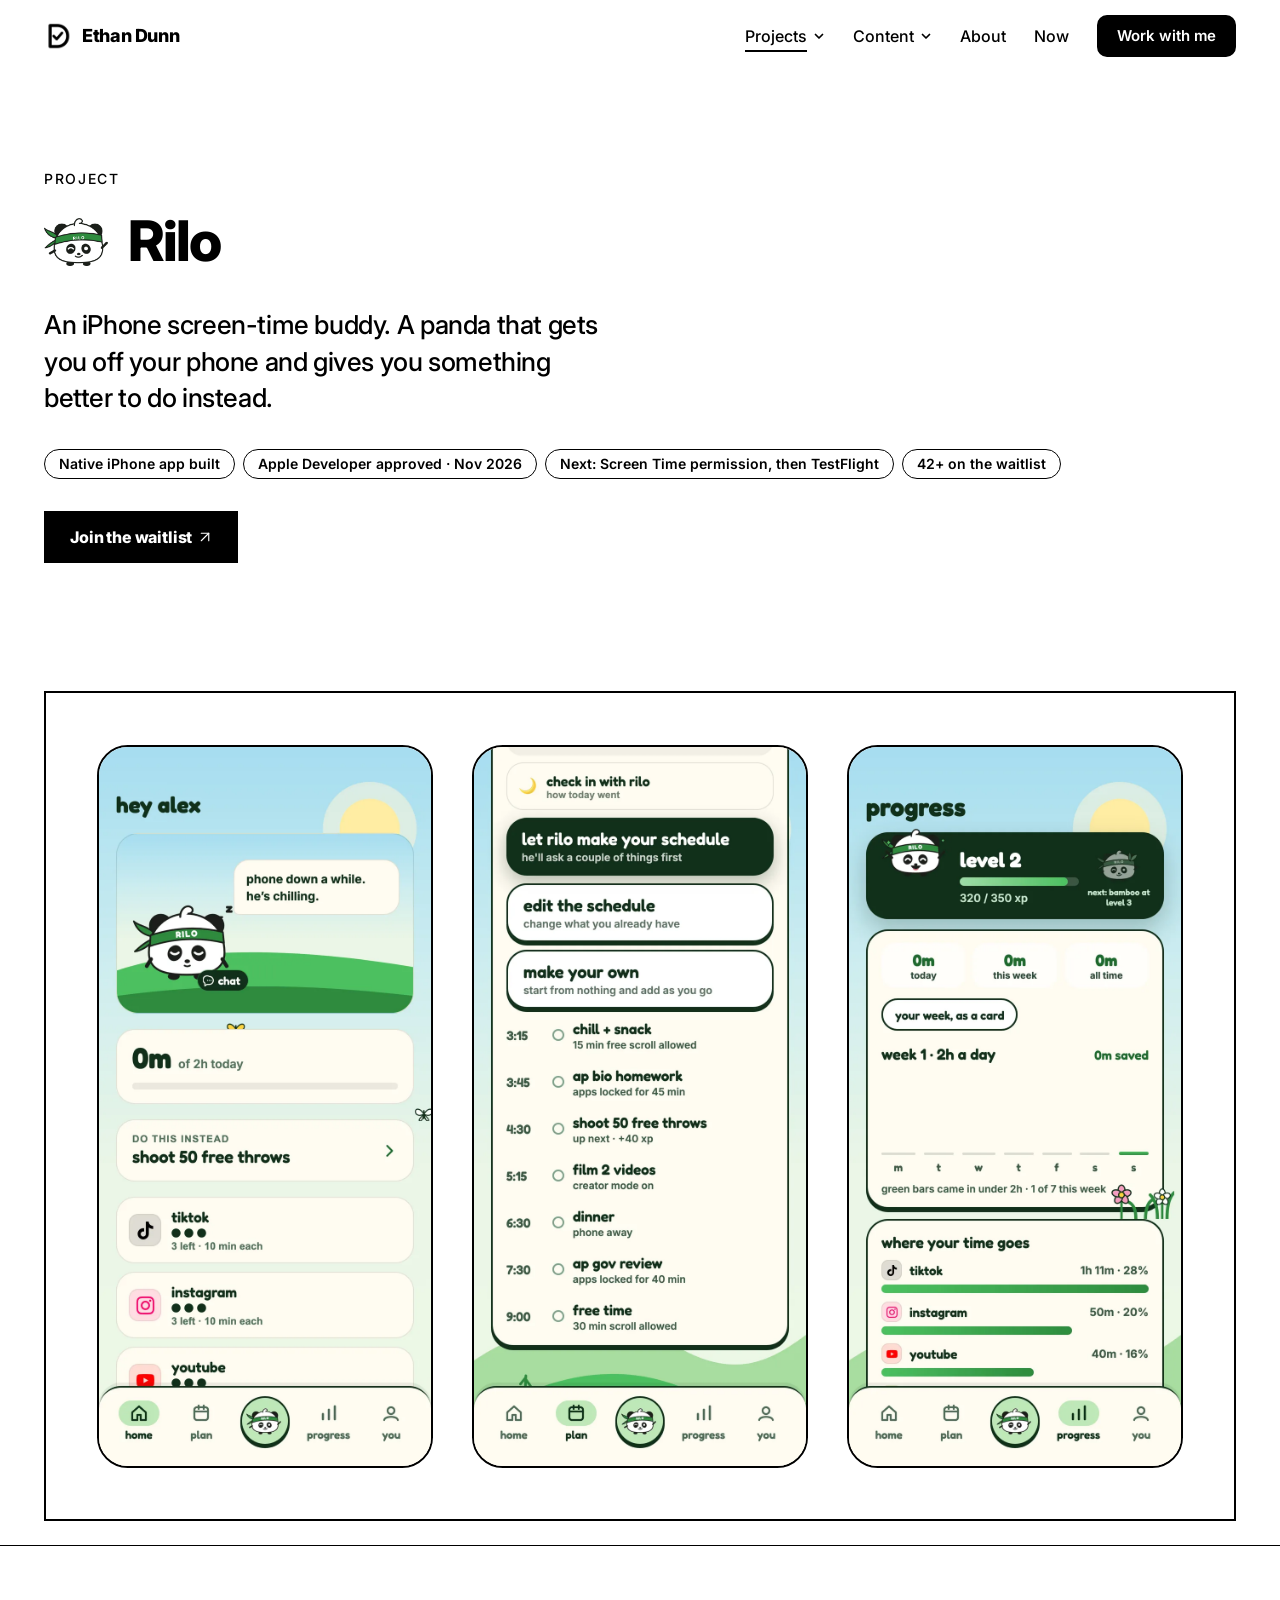
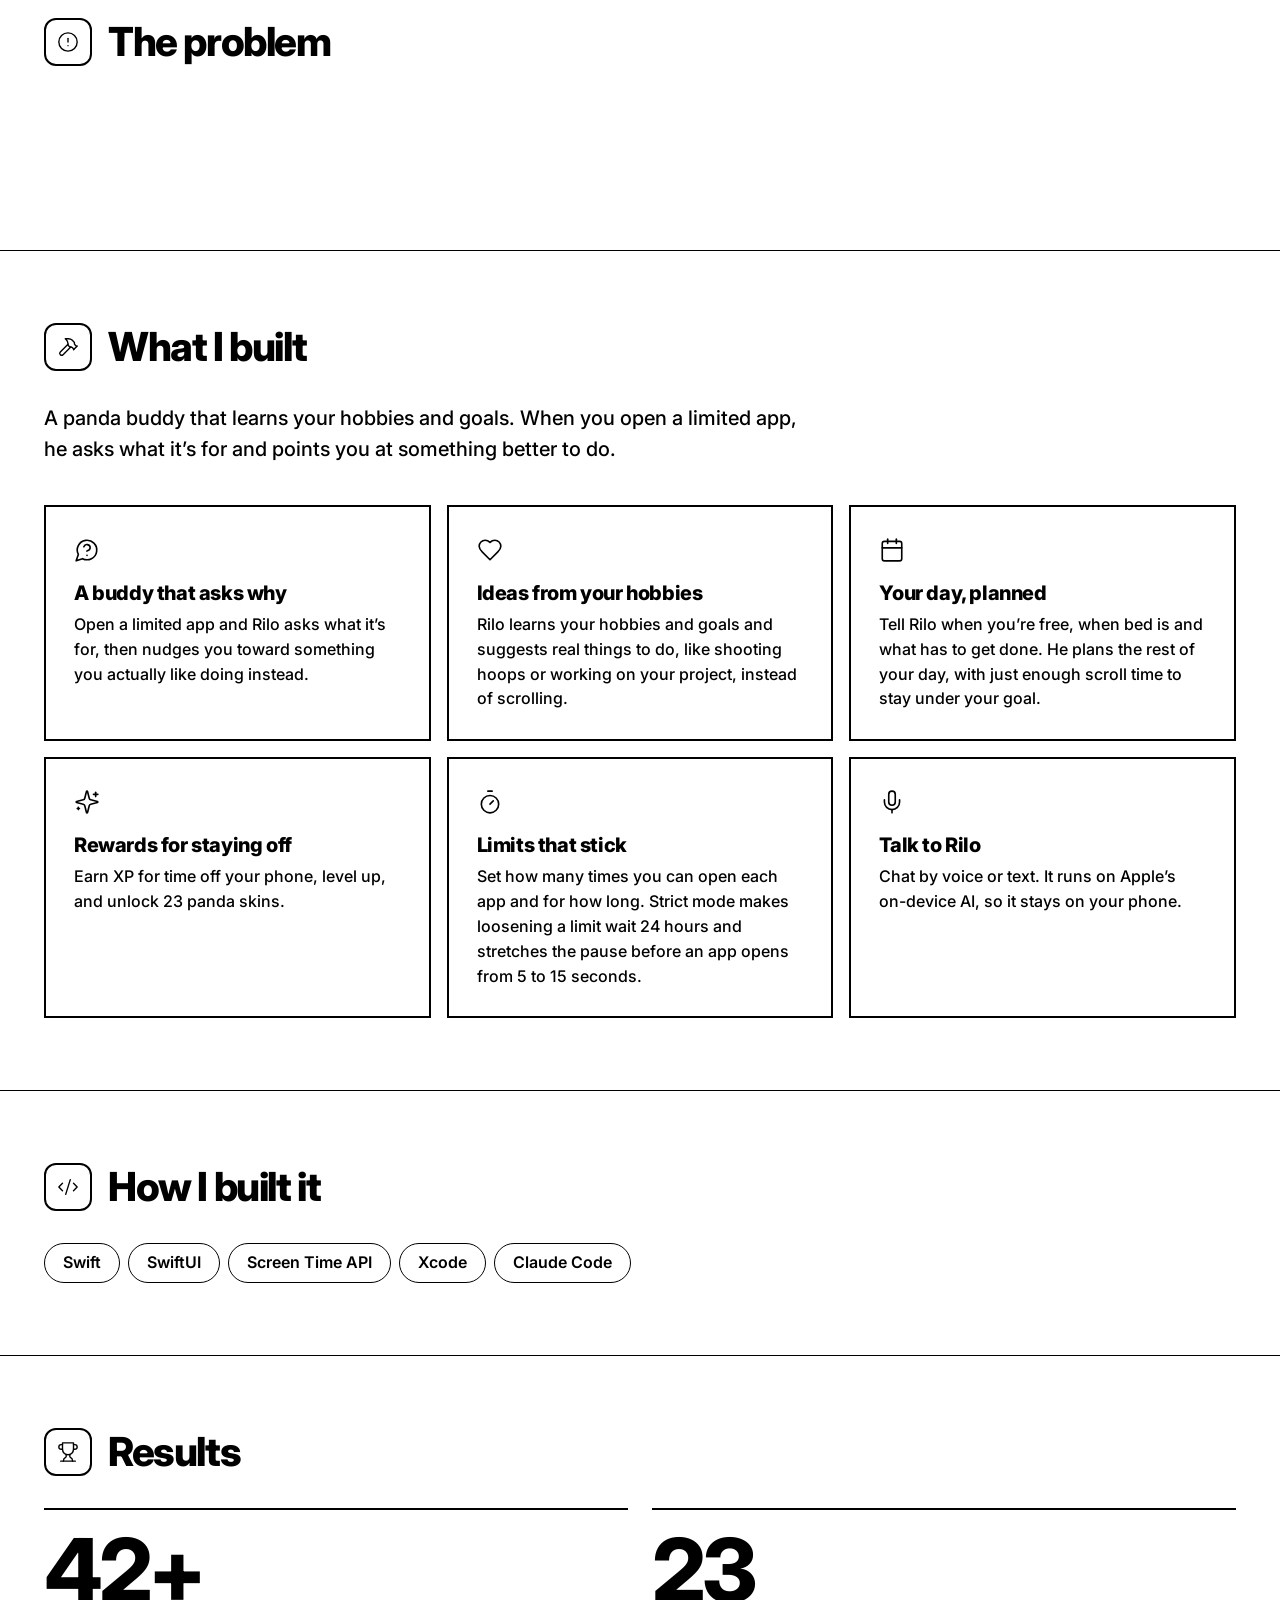
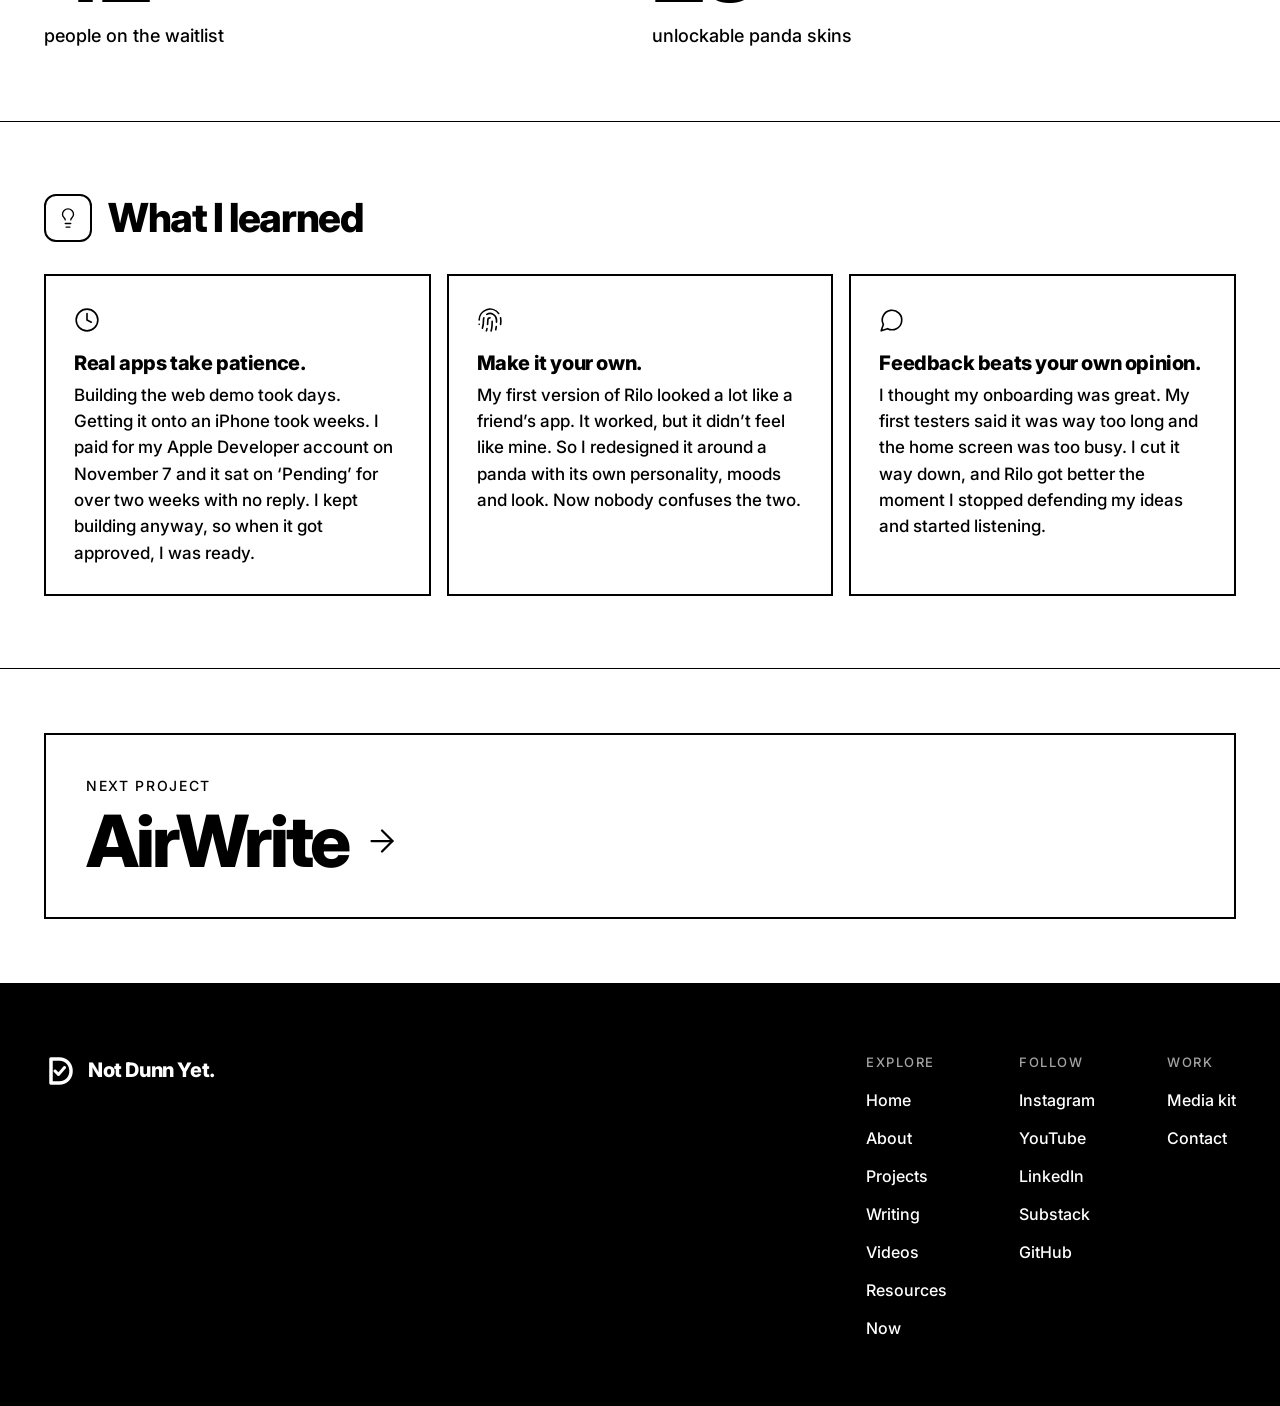
<file: projects/rilo/index.html>
<!DOCTYPE html>
<html lang="en">
<head>
  <meta charset="UTF-8">
  <meta name="viewport" content="width=device-width, initial-scale=1.0, viewport-fit=cover">
  <title>Rilo · Ethan Dunn</title>
  <meta name="description" content="Rilo: An iPhone screen-time buddy. A panda that gets you off your phone and gives you something better to do instead.">
  <meta name="theme-color" content="#FFFFFF">
  <link rel="preconnect" href="https://fonts.googleapis.com">
  <link rel="preconnect" href="https://fonts.gstatic.com" crossorigin>
  <link href="https://fonts.googleapis.com/css2?family=Inter:wght@500;600;800&display=swap" rel="stylesheet">
  <link rel="icon" type="image/png" sizes="32x32" href="/assets/favicon-32.png?v=6">
  <link rel="icon" type="image/png" sizes="256x256" href="/assets/favicon.png?v=6">
  <link rel="shortcut icon" href="/favicon.ico?v=6">
  <link rel="apple-touch-icon" href="/assets/apple-touch-icon.png?v=6">
  <link rel="stylesheet" href="/styles.css">
  <script>
    /* Motion on unless the visitor asked for less. If motion.js never runs
       (blocked, offline), drop the class so nothing stays hidden. */
    (function () {
      if (window.matchMedia('(prefers-reduced-motion: reduce)').matches) return;
      var d = document.documentElement;
      d.classList.add('motion');
      setTimeout(function () { if (!window.__motion) d.classList.remove('motion'); }, 2500);
    })();
  </script>
  <link rel="modulepreload" href="/assets/js/motion-mini-11.18.2.js">
</head>
<body>
  <a class="skip" href="#main">Skip to content</a>

<!-- layout:header -->
<header class="site-header">
  <div class="wrap header-inner">
    <a href="/" class="brand" aria-label="Ethan Dunn, home">
      <img src="/assets/logo-mark-black.png" alt="" width="28" height="28">
      <span class="brand-name">Ethan Dunn</span>
    </a>
    <button class="menu-toggle" type="button" aria-expanded="false" aria-controls="site-nav" aria-label="Open menu">
      <span class="menu-icon" aria-hidden="true"><span></span><span></span><span></span></span>
    </button>
    <nav class="site-nav" id="site-nav" aria-label="Main">
      <ul class="nav-list">
        <li class="nav-item nav-home"><a class="nav-link" href="/"><span class="nav-label">Home</span></a></li>
        <li class="nav-item has-dropdown">
          <button class="nav-trigger is-current" type="button" aria-expanded="false" aria-controls="dd-projects">
            <span class="nav-label">Projects</span><svg class="chevron" width="12" height="12" viewBox="0 0 12 12" aria-hidden="true" focusable="false"><path d="M2.5 4.5 6 8l3.5-3.5" fill="none" stroke="currentColor" stroke-width="1.75" stroke-linecap="round" stroke-linejoin="round"/></svg>
          </button>
          <div class="dropdown" id="dd-projects">
            <ul>
            <li><a href="/projects/rilo/" aria-current="page"><span class="dd-title">Rilo</span><span class="dd-desc">Screen-time buddy for iPhone</span></a></li>
            <li><a href="/projects/airwrite/"><span class="dd-title">AirWrite</span><span class="dd-desc">Runner-up at Hack the Track</span></a></li>
            <li><a href="/projects/backpack/"><span class="dd-title">Backpack</span><span class="dd-desc">5th place at NXT Build Sprint</span></a></li>
            <li><a href="/projects/kovrio/"><span class="dd-title">Kovrio</span><span class="dd-desc">AP study app with 71 users</span></a></li>
            </ul>
          </div>
        </li>
        <li class="nav-item has-dropdown">
          <button class="nav-trigger" type="button" aria-expanded="false" aria-controls="dd-content">
            <span class="nav-label">Content</span><svg class="chevron" width="12" height="12" viewBox="0 0 12 12" aria-hidden="true" focusable="false"><path d="M2.5 4.5 6 8l3.5-3.5" fill="none" stroke="currentColor" stroke-width="1.75" stroke-linecap="round" stroke-linejoin="round"/></svg>
          </button>
          <div class="dropdown" id="dd-content">
            <ul>
            <li><a href="/videos/"><span class="dd-title">Videos</span><span class="dd-desc">Reels and YouTube</span></a></li>
            <li><a href="/writing/"><span class="dd-title">Writing</span><span class="dd-desc">Essays on Substack</span></a></li>
            <li><a href="/resources/"><span class="dd-title">Resources</span><span class="dd-desc">Free guides, like Learn to Build Software with AI in 21 Days</span></a></li>
            </ul>
          </div>
        </li>
        <li class="nav-item"><a class="nav-link" href="/about/"><span class="nav-label">About</span></a></li>
        <li class="nav-item"><a class="nav-link" href="/now/"><span class="nav-label">Now</span></a></li>
        <li class="nav-item nav-cta-item"><a class="nav-cta" href="/work-with-me/">Work with me</a></li>
      </ul>
    </nav>
  </div>
</header>
<!-- /layout:header -->

  <main id="main" class="inner">
    <section class="section page-intro" aria-labelledby="page-title">
      <div class="wrap">
        <p class="section-label reveal">Project</p>
        <h1 class="section-title reveal" id="page-title"><span class="title-with-icon"><span class="icon-box"><img src="/img/icons/rilo-icon.png" alt=""></span>Rilo</span></h1>
        <p class="page-lead reveal">An iPhone screen-time buddy. A panda that gets you off your phone and gives you something better to do instead.</p>
        <ul class="chips reveal" role="list"><li class="chip">Native iPhone app built</li><li class="chip">Apple Developer approved · Nov 2026</li><li class="chip">Next: Screen Time permission, then TestFlight</li><li class="chip">42+ on the waitlist</li></ul><div class="btn-row reveal"><a class="btn" href="https://rilo.one" target="_blank" rel="noopener">Join the waitlist<svg class="icon btn-arrow" width="18" height="18" viewBox="0 0 24 24" fill="none" stroke="currentColor" stroke-width="1.5" stroke-linecap="round" stroke-linejoin="round" aria-hidden="true" focusable="false"><path d="M7 7h10v10" /> <path d="M7 17 17 7" /></svg><span class="sr-only"> (opens in a new tab)</span></a></div>
      </div>
    </section>
    <section class="case-media" aria-label="Screenshots">
      <div class="wrap"><div class="media-frame reveal"><div class="phones"><img src="/img/rilo-home.webp" alt="Rilo home screen" width="780" height="1688" loading="lazy"><img src="/img/rilo-plan.webp" alt="Rilo plan screen" width="780" height="1688" loading="lazy"><img src="/img/rilo-progress.webp" alt="Rilo progress screen" width="780" height="1688" loading="lazy"></div></div></div>
    </section>
    <section class="section block">
      <div class="wrap">
<div class="sec-head reveal"><span class="sec-icon"><svg class="icon" width="22" height="22" viewBox="0 0 24 24" fill="none" stroke="currentColor" stroke-width="1.5" stroke-linecap="round" stroke-linejoin="round" aria-hidden="true" focusable="false"><circle cx="12" cy="12" r="10" /> <line x1="12" x2="12" y1="8" y2="12" /> <line x1="12" x2="12.01" y1="16" y2="16" /></svg></span><h2 id="problem">The problem</h2></div>
        <p class="prose prose--big reveal">Screen-time apps just block you, so people turn them off.</p>
        
      </div>
    </section>
    <section class="section block">
      <div class="wrap">
<div class="sec-head reveal"><span class="sec-icon"><svg class="icon" width="22" height="22" viewBox="0 0 24 24" fill="none" stroke="currentColor" stroke-width="1.5" stroke-linecap="round" stroke-linejoin="round" aria-hidden="true" focusable="false"><path d="m15 12-8.373 8.373a1 1 0 1 1-3-3L12 9" /> <path d="m18 15 4-4" /> <path d="m21.5 11.5-1.914-1.914A2 2 0 0 1 19 8.172V7l-2.26-2.26a6 6 0 0 0-4.202-1.756L9 2.96l.92.82A6.18 6.18 0 0 1 12 8.4V10l2 2h1.172a2 2 0 0 1 1.414.586L18.5 14.5" /></svg></span><h2 id="built">What I built</h2></div>
        <p class="prose reveal">A panda buddy that learns your hobbies and goals. When you open a limited app, he asks what it’s for and points you at something better to do.</p>
<div class="features features--6"><article class="feature reveal"><svg class="icon" width="26" height="26" viewBox="0 0 24 24" fill="none" stroke="currentColor" stroke-width="1.5" stroke-linecap="round" stroke-linejoin="round" aria-hidden="true" focusable="false"><path d="M7.9 20A9 9 0 1 0 4 16.1L2 22Z" /> <path d="M9.09 9a3 3 0 0 1 5.83 1c0 2-3 3-3 3" /> <path d="M12 17h.01" /></svg><h3>A buddy that asks why</h3><p>Open a limited app and Rilo asks what it’s for, then nudges you toward something you actually like doing instead.</p></article><article class="feature reveal"><svg class="icon" width="26" height="26" viewBox="0 0 24 24" fill="none" stroke="currentColor" stroke-width="1.5" stroke-linecap="round" stroke-linejoin="round" aria-hidden="true" focusable="false"><path d="M19 14c1.49-1.46 3-3.21 3-5.5A5.5 5.5 0 0 0 16.5 3c-1.76 0-3 .5-4.5 2-1.5-1.5-2.74-2-4.5-2A5.5 5.5 0 0 0 2 8.5c0 2.3 1.5 4.05 3 5.5l7 7Z" /></svg><h3>Ideas from your hobbies</h3><p>Rilo learns your hobbies and goals and suggests real things to do, like shooting hoops or working on your project, instead of scrolling.</p></article><article class="feature reveal"><svg class="icon" width="26" height="26" viewBox="0 0 24 24" fill="none" stroke="currentColor" stroke-width="1.5" stroke-linecap="round" stroke-linejoin="round" aria-hidden="true" focusable="false"><path d="M8 2v4" /> <path d="M16 2v4" /> <rect width="18" height="18" x="3" y="4" rx="2" /> <path d="M3 10h18" /></svg><h3>Your day, planned</h3><p>Tell Rilo when you’re free, when bed is and what has to get done. He plans the rest of your day, with just enough scroll time to stay under your goal.</p></article><article class="feature reveal"><svg class="icon" width="26" height="26" viewBox="0 0 24 24" fill="none" stroke="currentColor" stroke-width="1.5" stroke-linecap="round" stroke-linejoin="round" aria-hidden="true" focusable="false"><path d="M9.937 15.5A2 2 0 0 0 8.5 14.063l-6.135-1.582a.5.5 0 0 1 0-.962L8.5 9.936A2 2 0 0 0 9.937 8.5l1.582-6.135a.5.5 0 0 1 .963 0L14.063 8.5A2 2 0 0 0 15.5 9.937l6.135 1.581a.5.5 0 0 1 0 .964L15.5 14.063a2 2 0 0 0-1.437 1.437l-1.582 6.135a.5.5 0 0 1-.963 0z" /> <path d="M20 3v4" /> <path d="M22 5h-4" /> <path d="M4 17v2" /> <path d="M5 18H3" /></svg><h3>Rewards for staying off</h3><p>Earn XP for time off your phone, level up, and unlock 23 panda skins.</p></article><article class="feature reveal"><svg class="icon" width="26" height="26" viewBox="0 0 24 24" fill="none" stroke="currentColor" stroke-width="1.5" stroke-linecap="round" stroke-linejoin="round" aria-hidden="true" focusable="false"><line x1="10" x2="14" y1="2" y2="2" /> <line x1="12" x2="15" y1="14" y2="11" /> <circle cx="12" cy="14" r="8" /></svg><h3>Limits that stick</h3><p>Set how many times you can open each app and for how long. Strict mode makes loosening a limit wait 24 hours and stretches the pause before an app opens from 5 to 15 seconds.</p></article><article class="feature reveal"><svg class="icon" width="26" height="26" viewBox="0 0 24 24" fill="none" stroke="currentColor" stroke-width="1.5" stroke-linecap="round" stroke-linejoin="round" aria-hidden="true" focusable="false"><path d="M12 2a3 3 0 0 0-3 3v7a3 3 0 0 0 6 0V5a3 3 0 0 0-3-3Z" /> <path d="M19 10v2a7 7 0 0 1-14 0v-2" /> <line x1="12" x2="12" y1="19" y2="22" /></svg><h3>Talk to Rilo</h3><p>Chat by voice or text. It runs on Apple’s on-device AI, so it stays on your phone.</p></article></div>
      </div>
    </section>
    <section class="section block">
      <div class="wrap">
<div class="sec-head reveal"><span class="sec-icon"><svg class="icon" width="22" height="22" viewBox="0 0 24 24" fill="none" stroke="currentColor" stroke-width="1.5" stroke-linecap="round" stroke-linejoin="round" aria-hidden="true" focusable="false"><path d="m18 16 4-4-4-4" /> <path d="m6 8-4 4 4 4" /> <path d="m14.5 4-5 16" /></svg></span><h2 id="how">How I built it</h2></div>
        <ul class="chips chips--big reveal" role="list"><li class="chip">Swift</li><li class="chip">SwiftUI</li><li class="chip">Screen Time API</li><li class="chip">Xcode</li><li class="chip">Claude Code</li></ul>
        
      </div>
    </section>
    <section class="section block">
      <div class="wrap">
<div class="sec-head reveal"><span class="sec-icon"><svg class="icon" width="22" height="22" viewBox="0 0 24 24" fill="none" stroke="currentColor" stroke-width="1.5" stroke-linecap="round" stroke-linejoin="round" aria-hidden="true" focusable="false"><path d="M6 9H4.5a2.5 2.5 0 0 1 0-5H6" /> <path d="M18 9h1.5a2.5 2.5 0 0 0 0-5H18" /> <path d="M4 22h16" /> <path d="M10 14.66V17c0 .55-.47.98-.97 1.21C7.85 18.75 7 20.24 7 22" /> <path d="M14 14.66V17c0 .55.47.98.97 1.21C16.15 18.75 17 20.24 17 22" /> <path d="M18 2H6v7a6 6 0 0 0 12 0V2Z" /></svg></span><h2 id="results">Results</h2></div>
        <dl class="big-stats"><div class="big-stat reveal"><dt>people on the waitlist</dt><dd>42+</dd></div><div class="big-stat reveal"><dt>unlockable panda skins</dt><dd>23</dd></div></dl>
      </div>
    </section>
    <section class="section block">
      <div class="wrap">
<div class="sec-head reveal"><span class="sec-icon"><svg class="icon" width="22" height="22" viewBox="0 0 24 24" fill="none" stroke="currentColor" stroke-width="1.5" stroke-linecap="round" stroke-linejoin="round" aria-hidden="true" focusable="false"><path d="M15 14c.2-1 .7-1.7 1.5-2.5 1-.9 1.5-2.2 1.5-3.5A6 6 0 0 0 6 8c0 1 .2 2.2 1.5 3.5.7.7 1.3 1.5 1.5 2.5" /> <path d="M9 18h6" /> <path d="M10 22h4" /></svg></span><h2 id="learned">What I learned</h2></div>
        <div class="features features--3 lessons"><article class="feature reveal"><svg class="icon" width="26" height="26" viewBox="0 0 24 24" fill="none" stroke="currentColor" stroke-width="1.5" stroke-linecap="round" stroke-linejoin="round" aria-hidden="true" focusable="false"><circle cx="12" cy="12" r="10" /> <polyline points="12 6 12 12 16 14" /></svg><h3>Real apps take patience.</h3><p>Building the web demo took days. Getting it onto an iPhone took weeks. I paid for my Apple Developer account on November 7 and it sat on ‘Pending’ for over two weeks with no reply. I kept building anyway, so when it got approved, I was ready.</p></article><article class="feature reveal"><svg class="icon" width="26" height="26" viewBox="0 0 24 24" fill="none" stroke="currentColor" stroke-width="1.5" stroke-linecap="round" stroke-linejoin="round" aria-hidden="true" focusable="false"><path d="M12 10a2 2 0 0 0-2 2c0 1.02-.1 2.51-.26 4" /> <path d="M14 13.12c0 2.38 0 6.38-1 8.88" /> <path d="M17.29 21.02c.12-.6.43-2.3.5-3.02" /> <path d="M2 12a10 10 0 0 1 18-6" /> <path d="M2 16h.01" /> <path d="M21.8 16c.2-2 .131-5.354 0-6" /> <path d="M5 19.5C5.5 18 6 15 6 12a6 6 0 0 1 .34-2" /> <path d="M8.65 22c.21-.66.45-1.32.57-2" /> <path d="M9 6.8a6 6 0 0 1 9 5.2v2" /></svg><h3>Make it your own.</h3><p>My first version of Rilo looked a lot like a friend’s app. It worked, but it didn’t feel like mine. So I redesigned it around a panda with its own personality, moods and look. Now nobody confuses the two.</p></article><article class="feature reveal"><svg class="icon" width="26" height="26" viewBox="0 0 24 24" fill="none" stroke="currentColor" stroke-width="1.5" stroke-linecap="round" stroke-linejoin="round" aria-hidden="true" focusable="false"><path d="M7.9 20A9 9 0 1 0 4 16.1L2 22Z" /></svg><h3>Feedback beats your own opinion.</h3><p>I thought my onboarding was great. My first testers said it was way too long and the home screen was too busy. I cut it way down, and Rilo got better the moment I stopped defending my ideas and started listening.</p></article></div>
      </div>
    </section>
    <section class="section block block--next">
      <div class="wrap">
<a class="next-card reveal" href="/projects/airwrite/">
          <span class="next-label">Next project</span>
          <span class="next-name">AirWrite <svg class="icon next-arrow" width="36" height="36" viewBox="0 0 24 24" fill="none" stroke="currentColor" stroke-width="1.5" stroke-linecap="round" stroke-linejoin="round" aria-hidden="true" focusable="false"><path d="M5 12h14" /> <path d="m12 5 7 7-7 7" /></svg></span>
        </a>
      </div>
    </section>
  </main>

<!-- layout:footer -->
<footer class="site-footer">
  <div class="wrap footer-inner">
    <span class="footer-brand">
      <img src="/assets/logo-mark-white.png" alt="" width="32" height="32">
      Not Dunn Yet.
    </span>
    <nav class="footer-nav" aria-label="Footer">
      <div class="footer-group">
        <h2 class="footer-heading">Explore</h2>
        <ul>
          <li><a href="/">Home</a></li>
          <li><a href="/about/">About</a></li>
          <li><a href="/projects/">Projects</a></li>
          <li><a href="/writing/">Writing</a></li>
          <li><a href="/videos/">Videos</a></li>
          <li><a href="/resources/">Resources</a></li>
          <li><a href="/now/">Now</a></li>
        </ul>
      </div>
      <div class="footer-group">
        <h2 class="footer-heading">Follow</h2>
        <ul>
          <li><a href="https://instagram.com/ethan.j.dunn" target="_blank" rel="noopener">Instagram</a></li>
          <li><a href="https://youtube.com/@ethan_dunn" target="_blank" rel="noopener">YouTube</a></li>
          <li><a href="https://www.linkedin.com/in/ethandunnofficial" target="_blank" rel="noopener">LinkedIn</a></li>
          <li><a href="https://substack.com/@ethanjdunn" target="_blank" rel="noopener">Substack</a></li>
          <li><a href="https://github.com/ethandunn10" target="_blank" rel="noopener">GitHub</a></li>
        </ul>
      </div>
      <div class="footer-group">
        <h2 class="footer-heading">Work</h2>
        <ul>
          <li><a href="https://beacons.ai/ethandunn/mediakit" target="_blank" rel="noopener">Media kit</a></li>
          <li><a href="mailto:ethanjudgedunn10@gmail.com">Contact</a></li>
        </ul>
      </div>
    </nav>
  </div>
</footer>
<!-- /layout:footer -->

  <script src="/nav.js"></script>
  <script type="module" src="/motion.js"></script>
</body>
</html>
</file>
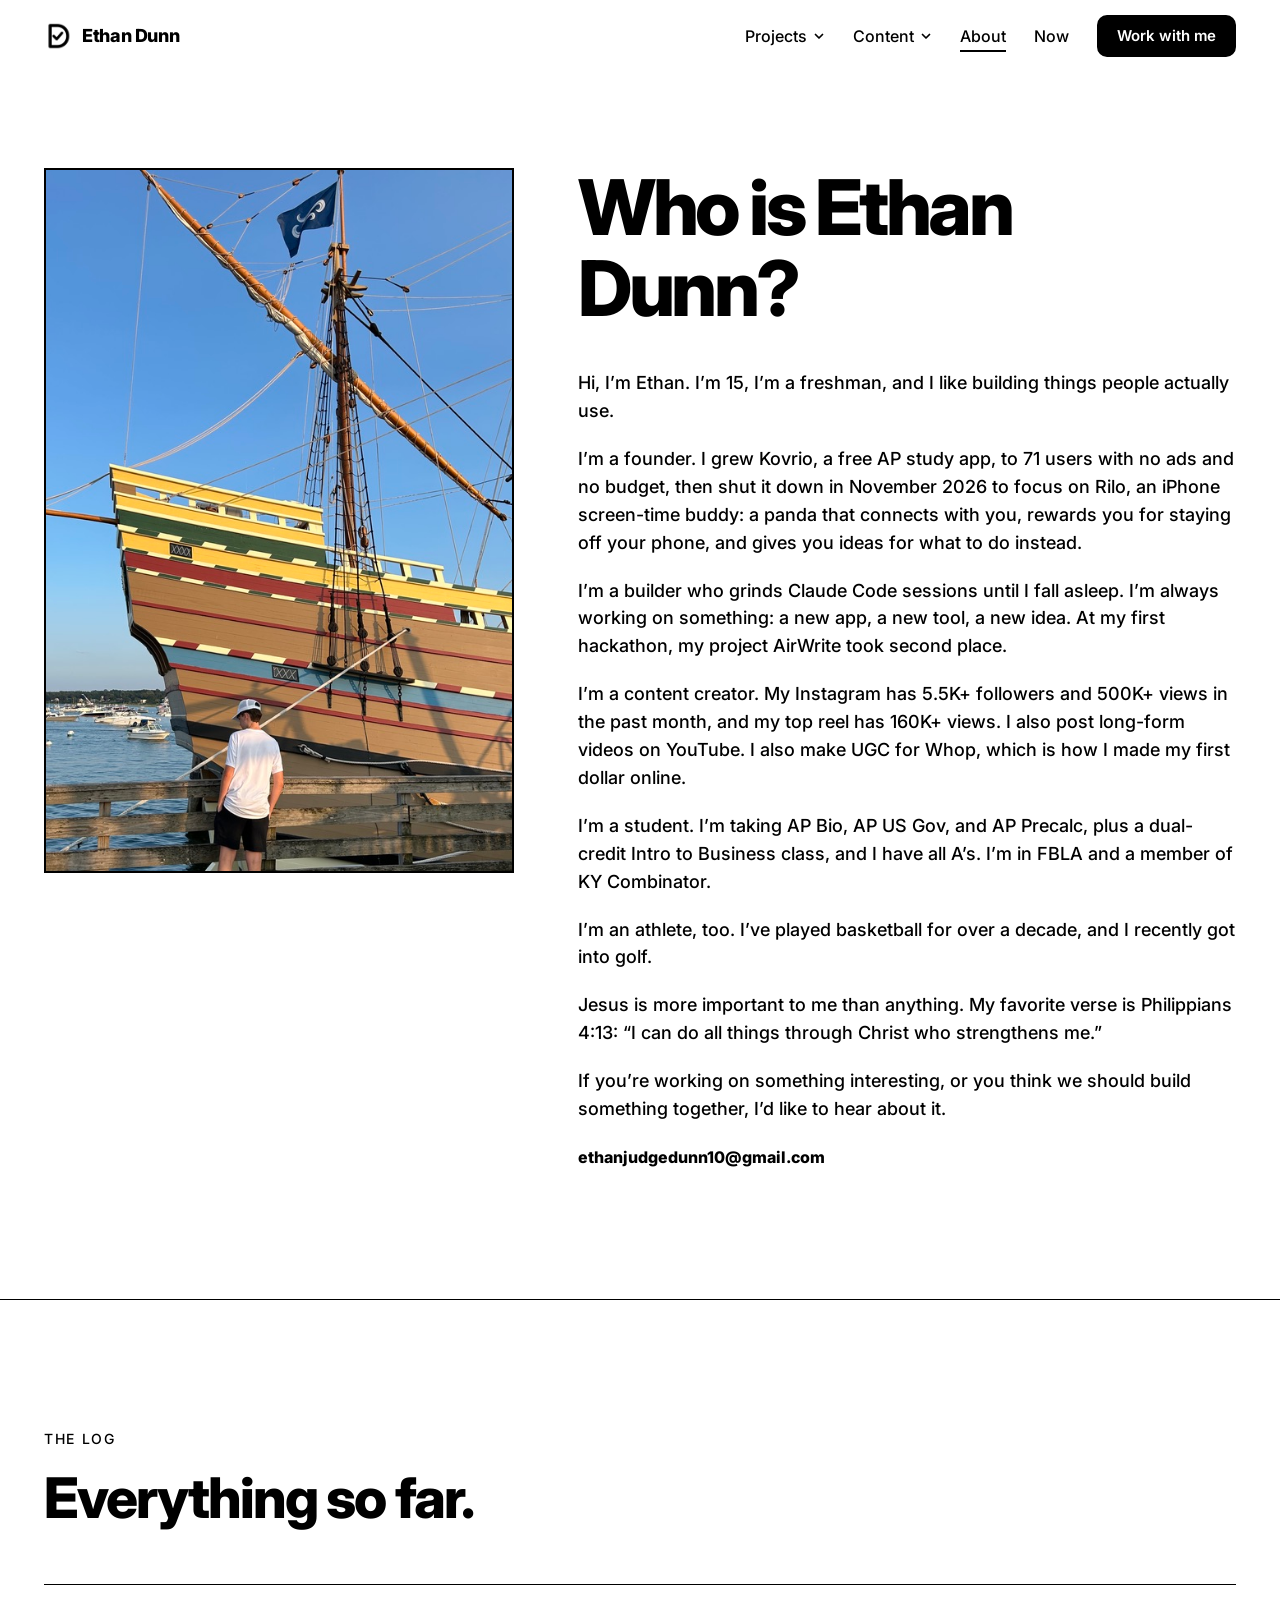
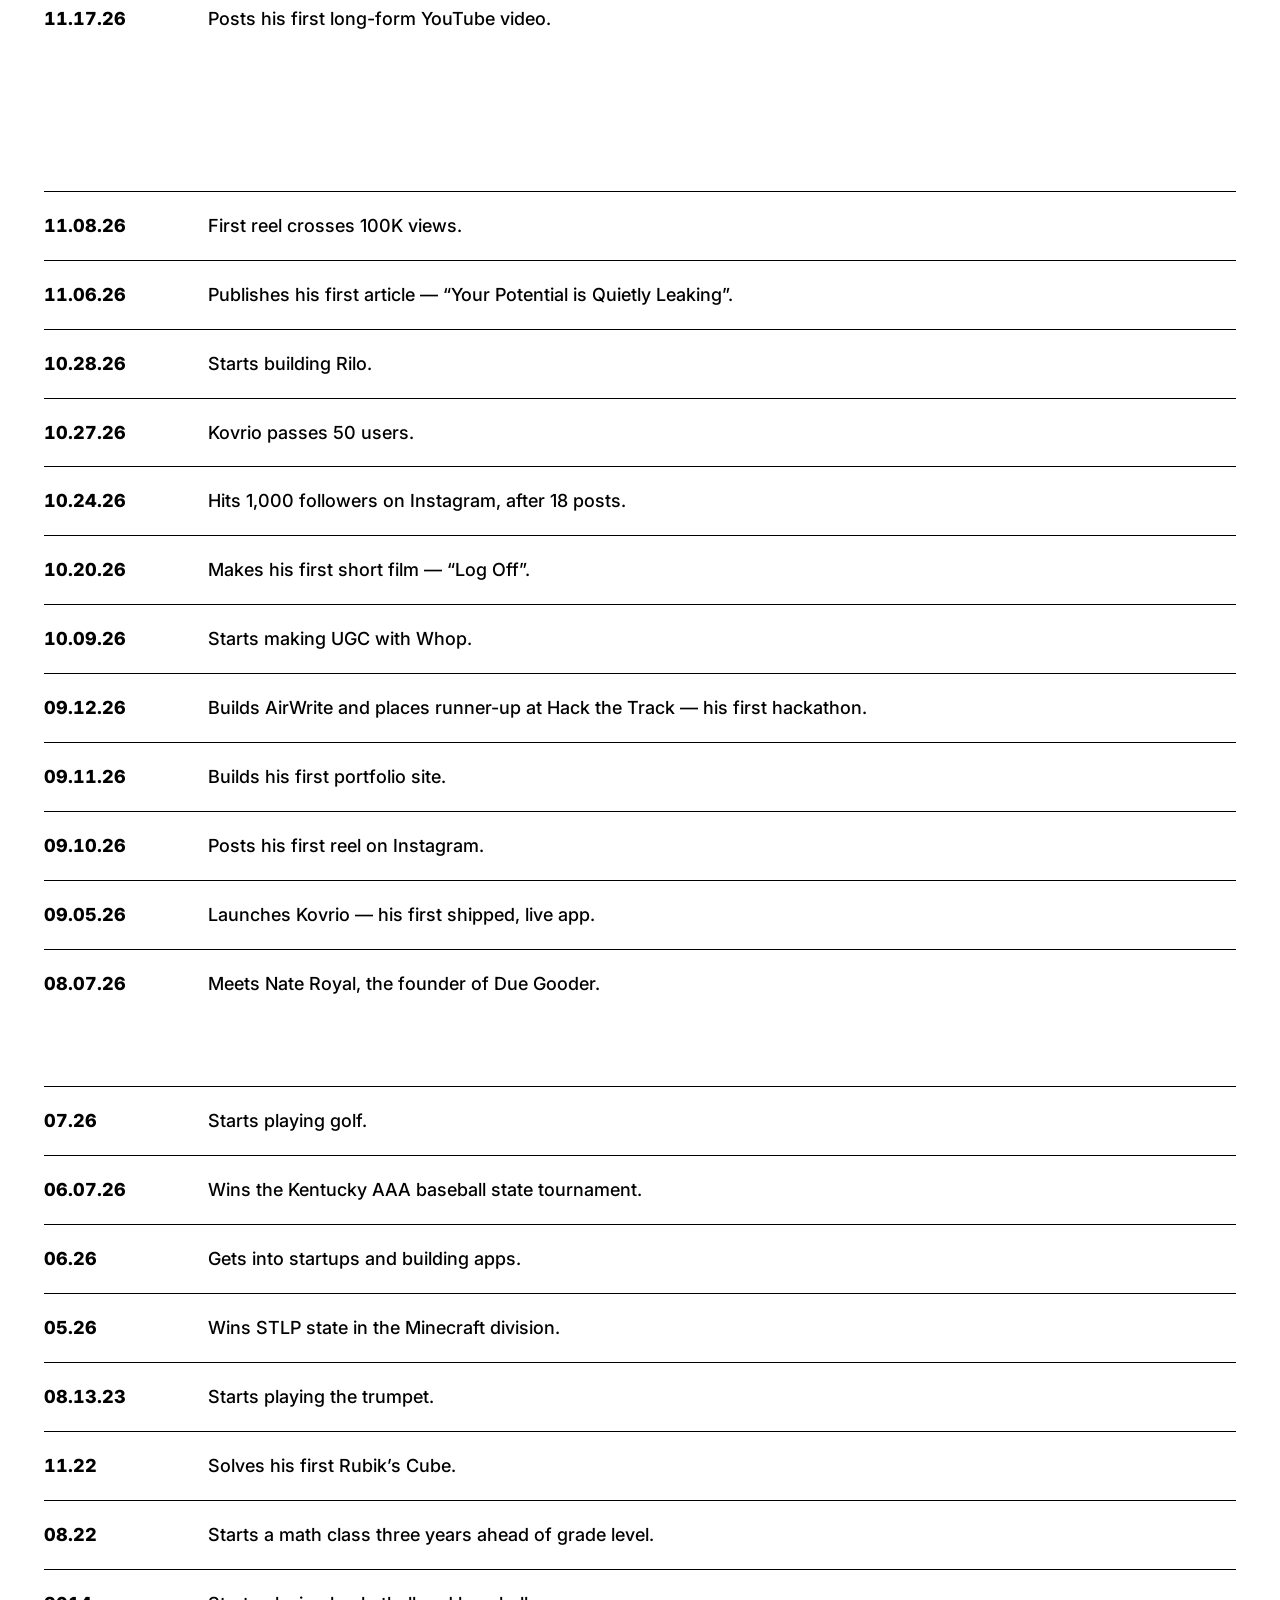
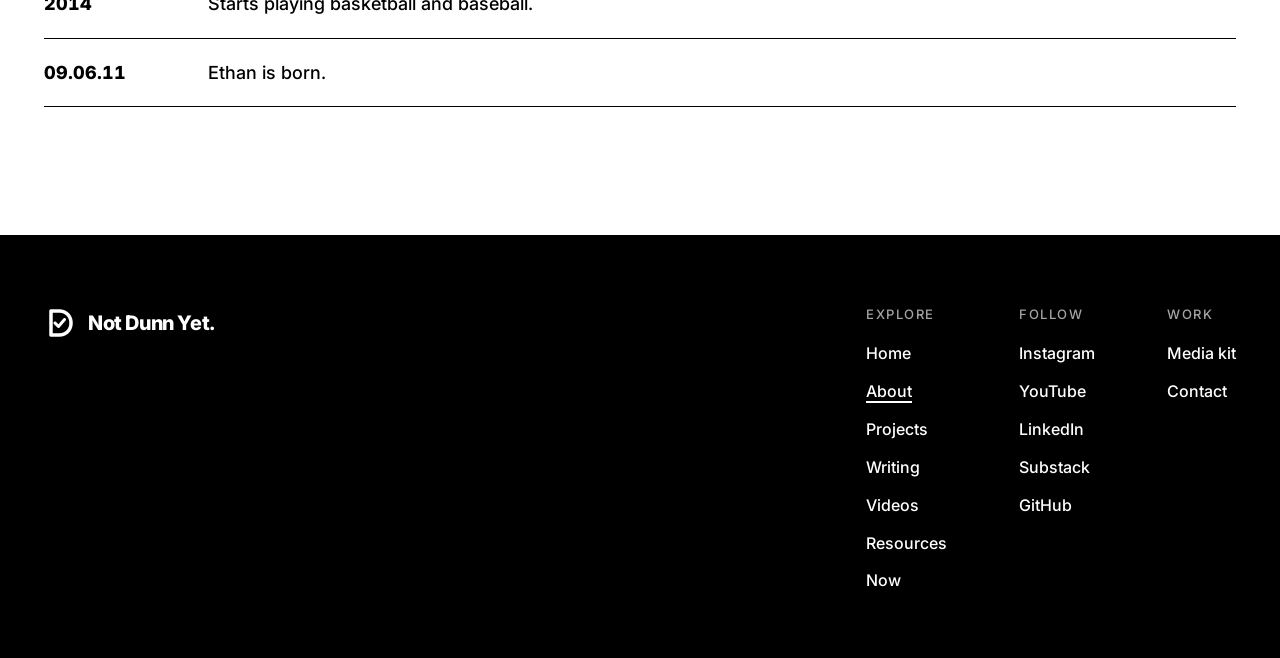
<file: about.html>
<!DOCTYPE html>
<html lang="en">
<head>
  <meta charset="UTF-8">
  <title>About &mdash; Ethan Dunn</title>
  <link rel="canonical" href="/about/">
  <meta http-equiv="refresh" content="0; url=/about/">
  <script>location.replace('/about/' + location.hash);</script>
</head>
<body>
  <p>This page moved to <a href="/about/">/about/</a>.</p>
</body>
</html>
</file>
<file: styles.css>
/* Black and white only. Two colors, one font. */
:root {
  --black: #000000;
  --white: #FFFFFF;
  --pad: 24px;
  --max: 1240px;
  --section: 128px;
  --line: #E6E6E6;   /* light gray: borders on the nav bar and dropdowns */
  --muted: #666666;  /* gray: secondary text (5.7:1 on white) */
  --header-h: 72px;
}

*,
*::before,
*::after { box-sizing: border-box; }

html { scroll-behavior: smooth; -webkit-text-size-adjust: 100%; }

@media (prefers-reduced-motion: reduce) {
  html { scroll-behavior: auto; }
  * { transition: none !important; }
}

body {
  margin: 0;
  background: var(--white);
  color: var(--black);
  font-family: 'Inter', system-ui, -apple-system, 'Segoe UI', Roboto, sans-serif;
  font-weight: 500;
  font-size: 18px;
  line-height: 1.55;
  -webkit-font-smoothing: antialiased;
}

img { display: block; max-width: 100%; height: auto; }

a { color: inherit; }

h1, h2, h3 {
  margin: 0;
  font-weight: 800;
  letter-spacing: -0.035em;
  line-height: 1.05;
}

p { margin: 0; }

:focus-visible { outline: 2px solid var(--black); outline-offset: 3px; }

.wrap {
  width: 100%;
  max-width: var(--max);
  margin: 0 auto;
  padding: 0 var(--pad);
}

.skip {
  position: absolute;
  left: -9999px;
  top: 0;
  background: var(--black);
  color: var(--white);
  padding: 12px 16px;
  z-index: 100;
}
.skip:focus { left: 16px; top: 16px; }

/* ---------- Header ---------- */
/* Transparent at the top; white, thin border and blur once scrolled.
   The fill lives on ::before so the header itself never gets a
   backdrop-filter (that would trap the fixed phone menu inside it). */
.site-header {
  position: sticky;
  top: 0;
  z-index: 50;
}
.site-header::before {
  content: "";
  position: absolute;
  inset: 0;
  z-index: -1;
  background: rgba(255, 255, 255, 0);
  border-bottom: 1px solid transparent;
  transition: background-color 0.2s, border-color 0.2s;
  pointer-events: none;
}
.site-header.is-scrolled::before {
  background: rgba(255, 255, 255, 0.85);
  border-bottom-color: var(--line);
  -webkit-backdrop-filter: saturate(180%) blur(12px);
  backdrop-filter: saturate(180%) blur(12px);
}
.nav-open .site-header::before { background: var(--white); border-bottom-color: var(--line); }
.scroll-sentinel { position: absolute; top: 0; left: 0; width: 1px; height: 8px; pointer-events: none; }

.header-inner {
  display: flex;
  align-items: center;
  justify-content: space-between;
  gap: 24px;
  min-height: var(--header-h);
}
.brand {
  display: inline-flex;
  align-items: center;
  gap: 10px;
  text-decoration: none;
  font-weight: 800;
  font-size: 18px;
  letter-spacing: -0.02em;
}
.brand img { width: 28px; height: 28px; }
/* the logo is the way home: underline the name on hover so that reads */
.brand-name {
  text-decoration: underline 2px transparent;
  text-underline-offset: 5px;
  transition: text-decoration-color 0.2s;
}
.brand:hover .brand-name,
.brand:focus-visible .brand-name { text-decoration-color: currentColor; }

/* "Home" only in the phone menu; on desktop the logo does that job */
@media (min-width: 768px) { .nav-home { display: none; } }

/* ---------- Nav (desktop) ---------- */
.menu-toggle { display: none; }
.nav-list { list-style: none; margin: 0; padding: 0; display: flex; align-items: center; gap: 4px; }
.nav-item { position: relative; }
.nav-link,
.nav-trigger {
  display: inline-flex;
  align-items: center;
  gap: 6px;
  padding: 10px 12px;
  border: 0;
  border-radius: 8px;
  background: none;
  color: var(--black);
  font: inherit;
  font-size: 16px;
  text-decoration: none;
  cursor: pointer;
}
.nav-label { position: relative; }
.nav-label::after {
  content: "";
  position: absolute;
  left: 0;
  right: 0;
  bottom: -4px;
  height: 2px;
  background: currentColor;
  transform: scaleX(0);
  transform-origin: left;
  transition: transform 0.25s cubic-bezier(0.22, 1, 0.36, 1);
}
.nav-link:hover .nav-label::after,
.nav-link:focus-visible .nav-label::after,
.nav-link[aria-current="page"] .nav-label::after,
.nav-trigger.is-current .nav-label::after { transform: scaleX(1); }

.chevron { flex: none; transition: transform 0.15s ease-out; }
.nav-trigger[aria-expanded="true"] .chevron { transform: rotate(180deg); }

.dropdown {
  position: absolute;
  top: calc(100% + 8px);
  left: -8px;
  width: 320px;
  padding: 8px;
  background: var(--white);
  border: 1px solid var(--line);
  border-radius: 14px;
  box-shadow: 0 12px 32px rgba(0, 0, 0, 0.08), 0 2px 6px rgba(0, 0, 0, 0.04);
  opacity: 0;
  visibility: hidden;
  transform: translateY(-8px);
  transition: opacity 0.15s ease-out, transform 0.15s ease-out, visibility 0s linear 0.15s;
}
/* bridge the 8px gap so moving the mouse down doesn't close it */
.dropdown::before { content: ""; position: absolute; left: 0; right: 0; top: -10px; height: 10px; }
.nav-trigger[aria-expanded="true"] + .dropdown {
  opacity: 1;
  visibility: visible;
  transform: none;
  transition: opacity 0.15s ease-out, transform 0.15s ease-out, visibility 0s;
}
.dropdown ul { list-style: none; margin: 0; padding: 0; }
.dropdown a {
  display: block;
  padding: 10px 12px;
  border-radius: 10px;
  color: var(--black);
  text-decoration: none;
}
.dropdown a:hover,
.dropdown a:focus-visible,
.dropdown a[aria-current="page"] { background: #F4F4F4; }
.dropdown a:focus-visible { outline-offset: -2px; }
.dd-title { display: block; font-weight: 600; font-size: 15px; line-height: 1.3; }
.dd-desc { display: block; margin-top: 2px; font-size: 13px; line-height: 1.4; color: var(--muted); }

.nav-cta-item { margin-left: 12px; }
.nav-cta {
  display: inline-flex;
  align-items: center;
  justify-content: center;
  min-height: 42px;
  padding: 0 18px;
  border: 2px solid var(--black);
  border-radius: 10px;
  background: var(--black);
  color: var(--white);
  font-weight: 600;
  font-size: 15px;
  text-decoration: none;
  transition: background 0.15s, color 0.15s;
}
.nav-cta:hover { background: var(--white); color: var(--black); }

/* ---------- Nav (phone, under 768px) ---------- */
@media (max-width: 767px) {
  .menu-toggle {
    display: inline-flex;
    align-items: center;
    justify-content: center;
    width: 44px;
    height: 44px;
    margin-right: -10px;
    padding: 0;
    border: 0;
    background: none;
    color: var(--black);
    cursor: pointer;
  }
  .menu-icon { position: relative; display: block; width: 22px; height: 14px; }
  .menu-icon span {
    position: absolute;
    left: 0;
    width: 100%;
    height: 2px;
    border-radius: 2px;
    background: currentColor;
    transition: transform 0.2s, opacity 0.2s, top 0.2s;
  }
  .menu-icon span:nth-child(1) { top: 0; }
  .menu-icon span:nth-child(2) { top: 6px; }
  .menu-icon span:nth-child(3) { top: 12px; }
  .nav-open .menu-icon span:nth-child(1) { top: 6px; transform: rotate(45deg); }
  .nav-open .menu-icon span:nth-child(2) { opacity: 0; }
  .nav-open .menu-icon span:nth-child(3) { top: 6px; transform: rotate(-45deg); }

  .site-nav {
    position: fixed;
    top: var(--header-h);
    left: 0;
    right: 0;
    bottom: 0;
    display: flex;
    flex-direction: column;
    padding: 8px var(--pad) calc(24px + env(safe-area-inset-bottom));
    background: var(--white);
    overflow-y: auto;
    overscroll-behavior: contain;
    opacity: 0;
    visibility: hidden;
    transition: opacity 0.15s ease-out, visibility 0s linear 0.15s;
  }
  .nav-open .site-nav { opacity: 1; visibility: visible; transition: opacity 0.15s ease-out, visibility 0s; }
  /* Lock scroll on <html> only. Putting overflow:hidden on <body> too makes
     body its own scroll box, so the sticky header snaps back to the top of
     the page (off-screen once you've scrolled) and leaves a see-through gap. */
  html.nav-open { overflow: hidden; }

  .nav-list { flex: 1; flex-direction: column; align-items: stretch; gap: 0; }
  .nav-item { border-bottom: 1px solid var(--line); }
  .nav-link,
  .nav-trigger {
    width: 100%;
    justify-content: space-between;
    padding: 18px 0;
    border-radius: 0;
    font-size: 22px;
    font-weight: 800;
    letter-spacing: -0.02em;
  }
  .nav-label::after { display: none; }
  .nav-link[aria-current="page"] .nav-label,
  .nav-trigger.is-current .nav-label {
    text-decoration: underline;
    text-decoration-thickness: 2px;
    text-underline-offset: 6px;
  }
  .chevron { width: 16px; height: 16px; }

  /* dropdowns become tap-to-expand sections */
  .dropdown,
  .nav-trigger[aria-expanded="true"] + .dropdown {
    position: static;
    display: none;
    width: auto;
    padding: 0 0 12px;
    border: 0;
    border-radius: 0;
    box-shadow: none;
    opacity: 1;
    visibility: visible;
    transform: none;
    transition: none;
  }
  .nav-trigger[aria-expanded="true"] + .dropdown { display: block; }
  .dropdown::before { display: none; }
  .dropdown a { padding: 10px 12px; margin: 0 -12px; }
  .dd-title { font-size: 17px; }
  .dd-desc { font-size: 14px; }

  .nav-cta-item { margin: auto 0 0; padding-top: 24px; border-bottom: 0; }
  .nav-cta { width: 100%; min-height: 56px; font-size: 17px; font-weight: 800; }
}

/* ---------- Buttons ---------- */
.btn {
  display: inline-flex;
  align-items: center;
  justify-content: center;
  gap: 8px;
  min-height: 52px;
  padding: 0 24px;
  border: 2px solid var(--black);
  background: var(--black);
  color: var(--white);
  font: inherit;
  font-size: 16px;
  font-weight: 800;
  letter-spacing: -0.01em;
  text-decoration: none;
  cursor: pointer;
  transition: background 0.15s, color 0.15s;
}
.btn:hover { background: var(--white); color: var(--black); }
.btn--ghost { background: var(--white); color: var(--black); }
.btn--ghost:hover { background: var(--black); color: var(--white); }

/* ---------- Sections ---------- */
.section { padding: var(--section) 0; border-top: 1px solid var(--black); }
.section-label {
  font-size: 14px;
  text-transform: uppercase;
  letter-spacing: 0.12em;
  margin-bottom: 20px;
}
.section-title {
  font-size: clamp(36px, 5vw, 56px);
  margin-bottom: 56px;
}

/* ---------- Hero ---------- */
.hero { padding: 96px 0 var(--section); }
.hero .wrap {
  display: grid;
  grid-template-columns: minmax(0, 1fr) 400px;
  gap: 56px;
  align-items: center;
}
.hero h1 {
  font-size: clamp(40px, 5vw, 70px);
  letter-spacing: -0.045em;
  line-height: 1;
}
.hero h1 span { display: block; }
@media (min-width: 761px) { .hero h1 span { white-space: nowrap; } }
.hero-sub {
  margin-top: 32px;
  font-size: 21px;
  max-width: 30ch;
}
.hero-actions { margin-top: 40px; display: flex; flex-wrap: wrap; gap: 16px; }
.hero-photo {
  position: relative;
  margin: 0;
  border: 2px solid var(--black);
  aspect-ratio: 2 / 3;
  overflow: hidden;
}
/* Crop: bottom edge stops at the knees, sides trimmed so the frame is tall.
   Tuned for assets/me.jpg (768x1024); retune if the photo changes. */
.hero-photo img {
  position: absolute;
  top: 0;
  left: -26%;
  height: 120%;
  width: auto;
  max-width: none;
}

/* ---------- Proof bar ---------- */
.proof { border-top: 1px solid var(--black); border-bottom: 1px solid var(--black); }
.proof ul {
  list-style: none;
  margin: 0 auto;
  display: grid;
  grid-template-columns: repeat(4, 1fr);
}
.proof li {
  padding: 32px 24px;
  font-size: 17px;
  text-align: center;
  border-left: 1px solid var(--black);
}
.proof li:first-child { border-left: 0; }
.proof strong { font-variant-numeric: tabular-nums; display: block; font-weight: 800; font-size: 32px; letter-spacing: -0.03em; line-height: 1.1; }

/* ---------- Building ---------- */
.card {
  border: 2px solid var(--black);
  padding: 48px;
}
.build-card {
  display: grid;
  grid-template-columns: 1fr auto;
  gap: 32px;
  align-items: end;
}
.card-label {
  display: inline-block;
  border: 1px solid var(--black);
  padding: 4px 12px;
  font-size: 14px;
  margin-bottom: 24px;
}
.build-card h3 { font-size: clamp(48px, 7vw, 80px); letter-spacing: -0.05em; }
.build-card p { margin-top: 16px; font-size: 21px; max-width: 34ch; }

/* ---------- Highlights ---------- */
.highlights { list-style: none; margin: 0; padding: 0; border-bottom: 1px solid var(--black); }
.highlights li {
  display: grid;
  grid-template-columns: 1fr auto;
  gap: 32px;
  padding: 28px 0;
  border-top: 1px solid var(--black);
  align-items: baseline;
}
.hl-title { font-weight: 800; font-size: 21px; letter-spacing: -0.02em; display: block; }
.hl-detail { display: block; margin-top: 4px; }
.hl-main { display: flex; align-items: center; gap: 20px; }
.icon-box { width: 44px; height: 44px; flex: none; display: block; }
.icon-box img { width: 100%; height: 100%; object-fit: contain; display: block; }
.title-with-icon { display: flex; align-items: center; gap: 20px; }
.highlights time { font-size: 16px; white-space: nowrap; text-align: right; }

/* ---------- Work with me ---------- */
.work-grid { display: grid; grid-template-columns: repeat(3, 1fr); gap: 24px; }
.work-card {
  display: flex;
  flex-direction: column;
  padding: 40px 32px;
}
.work-card h3 { font-size: 28px; margin-bottom: 16px; }
.work-card p { flex: 1; margin-bottom: 32px; }
.work-card .btn { align-self: flex-start; }
.work-card--dark { background: var(--black); color: var(--white); }
.work-card--dark :focus-visible { outline-color: var(--white); }
.mail-link {
  font-weight: 800;
  font-size: 16px;
  overflow-wrap: anywhere;
  padding-bottom: 3px;
}

/* ---------- About (short) ---------- */
.about-short p:not(.section-label) { font-size: clamp(22px, 2.6vw, 30px); max-width: 32ch; letter-spacing: -0.015em; line-height: 1.4; }
.about-short p + p:not(.section-label) { margin-top: 20px; }
.text-link {
  display: inline-block;
  margin-top: 40px;
  font-weight: 800;
  padding-bottom: 4px;
}

/* ---------- About page ---------- */
.about-hero { padding: 96px 0 var(--section); }
.about-hero .wrap {
  display: grid;
  grid-template-columns: 1fr 1.4fr;
  gap: 64px;
  align-items: start;
}
.about-hero h1 { font-size: clamp(44px, 6vw, 80px); letter-spacing: -0.045em; margin-bottom: 40px; }
.about-body p { margin-bottom: 20px; max-width: 60ch; }
.about-body p:last-child { margin-bottom: 0; }

.log { list-style: none; margin: 0; padding: 0; border-bottom: 1px solid var(--black); }
.log li {
  display: grid;
  grid-template-columns: 140px 1fr;
  gap: 24px;
  padding: 20px 0;
  border-top: 1px solid var(--black);
}
.log time { font-weight: 800; font-variant-numeric: tabular-nums; }

/* ---------- Footer ---------- */
.site-footer { background: var(--black); color: var(--white); padding: 72px 0 64px; }
.site-footer :focus-visible { outline-color: var(--white); }
.footer-inner {
  display: flex;
  justify-content: space-between;
  align-items: flex-start;
  gap: 48px;
  flex-wrap: wrap;
}
.footer-brand { display: inline-flex; align-items: center; gap: 12px; font-weight: 800; font-size: 20px; letter-spacing: -0.02em; }
.footer-brand img { width: 32px; height: 32px; }
.footer-nav { display: grid; grid-template-columns: repeat(3, auto); gap: 32px 72px; }
.footer-heading {
  margin: 0 0 16px;
  font-size: 13px;
  font-weight: 500;
  letter-spacing: 0.12em;
  line-height: 1.2;
  text-transform: uppercase;
  color: #A3A3A3;
}
.footer-group ul { list-style: none; margin: 0; padding: 0; display: grid; gap: 10px; }
.footer-group a { padding: 2px 0; font-size: 16px; }

/* ---------- Simple pages ---------- */
.page-intro { border-top: 0; padding-top: 96px; }
.page-intro .section-title { margin-bottom: 24px; }
/* when a card follows straight away, keep it close so it peeks above the fold */
.page-intro:has(+ .block--flush) { padding-bottom: 56px; }
.page-lead { font-size: clamp(21px, 2.4vw, 26px); max-width: 36ch; letter-spacing: -0.015em; line-height: 1.4; }
.page-note { margin-top: 24px; color: var(--muted); }
.page-actions { margin-top: 40px; display: flex; flex-wrap: wrap; gap: 16px; }
.project-grid { display: grid; grid-template-columns: repeat(2, 1fr); gap: 24px; margin-top: 64px; }
.project-card h2 { font-size: 32px; }
.project-card p { margin-top: 12px; }
.project-card .text-link { margin-top: 24px; }
.page-intro .work-grid,
.page-intro .log { margin-top: 64px; }

/* ---------- Motion ---------- */
.sr-only {
  position: absolute;
  width: 1px; height: 1px;
  padding: 0; margin: -1px;
  overflow: hidden;
  clip: rect(0 0 0 0);
  white-space: nowrap;
  border: 0;
}

/* Hidden until motion.js plays them in. Only applies with the "motion"
   class, which reduced-motion visitors (and failed loads) never keep. */
.motion .hero h1 span,
.motion .hero-sub,
.motion .hero-actions,
.motion .hero-photo,
.motion .marquee,
.motion .about-body,
.motion .about-hero h1,
.motion .site-header,
.motion .section-label,
.motion .section-title,
.motion .card,
.motion .highlights li,
.motion .about-short p,
.motion .text-link,
.motion .proof li,
.motion .log li,
.motion .site-footer .wrap > *,
.motion .reveal { opacity: 0; }
.motion .is-in { opacity: 1 !important; }

/* Sliding underline: grows from the left on hover / keyboard focus */
.footer-group a,
.text-link,
.mail-link {
  text-decoration: none;
  background-image: linear-gradient(currentColor, currentColor);
  background-repeat: no-repeat;
  background-position: 0 100%;
  background-size: 0 2px;
  transition: background-size 0.3s cubic-bezier(0.22, 1, 0.36, 1);
}
.footer-group a:hover, .footer-group a:focus-visible, .footer-group a[aria-current="page"],
.text-link:hover, .text-link:focus-visible,
.mail-link:hover, .mail-link:focus-visible { background-size: 100% 2px; }

/* Cards lift, their image scales. Real pointers only, so taps on a phone
   never leave a card stuck up. */
@media (hover: hover) and (prefers-reduced-motion: no-preference) {
  .card {
    transition: transform 0.3s cubic-bezier(0.22, 1, 0.36, 1), box-shadow 0.3s cubic-bezier(0.22, 1, 0.36, 1);
  }
  .card:hover { transform: translateY(-4px); box-shadow: 0 4px 0 var(--black); }
  .card img { transition: transform 0.3s cubic-bezier(0.22, 1, 0.36, 1); }
  .card:hover img { transform: scale(1.03); }
}

/* Marquee strip under the hero */
.marquee {
  overflow: hidden;
  background: var(--black);
  color: var(--white);
  border-top: 1px solid var(--black);
}
.marquee-track {
  display: flex;
  width: max-content;
  animation: marquee 50s linear infinite;
  will-change: transform;
}
.marquee.is-paused .marquee-track { animation-play-state: paused; }
.marquee-group { display: flex; flex: none; }
.marquee-group span {
  padding: 16px 0 16px 0.6em;
  font-weight: 800;
  font-size: 18px;
  letter-spacing: 0.12em;
  white-space: nowrap;
}
@keyframes marquee {
  from { transform: translateX(0); }
  to { transform: translateX(-50%); }
}
@media (prefers-reduced-motion: reduce) {
  .marquee-track { animation: none; }
}

/* ---------- Inner pages (built by scripts/build.ts) ---------- */
.icon { flex: none; display: inline-block; vertical-align: middle; }
.block { padding: 72px 0; }
.block--flush { border-top: 0; padding-top: 0; }
.block--tight { border-top: 0; padding-top: 0; }
.block--next { padding: 64px 0; }

/* chips + pills */
.chips { list-style: none; margin: 32px 0 0; padding: 0; display: flex; flex-wrap: wrap; gap: 8px; }
.page-intro .chips { margin-top: 32px; }
.chip {
  display: inline-flex;
  align-items: center;
  gap: 6px;
  padding: 6px 14px;
  border: 1.5px solid var(--black);
  border-radius: 999px;
  font-size: 14px;
  font-weight: 600;
  line-height: 1.2;
  white-space: nowrap;
}
.chip--solid { background: var(--black); color: var(--white); text-transform: uppercase; letter-spacing: 0.1em; font-size: 12px; }
.chips--big { margin-top: 0; }
.chips--big .chip { padding: 9px 18px; font-size: 16px; }
.focus .chips, .tile .chips { margin: 0; }

.btn-row { margin-top: 32px; display: flex; flex-wrap: wrap; gap: 12px; }
.btn .icon { margin: 0 -2px; }
.btn-arrow { transition: transform 0.25s cubic-bezier(0.22, 1, 0.36, 1); }
.btn:hover .btn-arrow { transform: translate(2px, -2px); }

/* section heading with an icon */
.sec-head { display: flex; align-items: center; gap: 16px; margin-bottom: 32px; }
.sec-head h2 { font-size: clamp(28px, 3.4vw, 40px); }
.sec-icon {
  display: inline-flex;
  align-items: center;
  justify-content: center;
  width: 48px;
  height: 48px;
  flex: none;
  border: 2px solid var(--black);
  border-radius: 12px;
}

.prose { font-size: 20px; max-width: 60ch; line-height: 1.55; }
.prose--big { font-size: clamp(24px, 2.8vw, 32px); font-weight: 800; letter-spacing: -0.02em; line-height: 1.25; max-width: 28ch; }
.missing { display: inline-flex; align-items: center; gap: 8px; padding: 10px 16px; border: 2px dashed var(--black); font-size: 16px; }
.page-intro .missing { margin-top: 8px; }

/* placeholder image: black hatching on white */
.ph {
  position: relative;
  display: flex;
  align-items: center;
  justify-content: center;
  width: 100%;
  height: 100%;
  min-height: 180px;
  background: repeating-linear-gradient(45deg, var(--black) 0 1px, var(--white) 1px 14px);
}
.ph-label {
  display: inline-flex;
  align-items: center;
  gap: 8px;
  padding: 8px 14px;
  background: var(--white);
  border: 2px solid var(--black);
  font-size: 14px;
  font-weight: 600;
}
.ph--wide { aspect-ratio: 16 / 9; min-height: 0; }

/* project case study */
.page-intro .title-with-icon { display: inline-flex; align-items: center; gap: 20px; }
.page-intro .title-with-icon .icon-box { width: 64px; height: 64px; }
.case-media { padding-bottom: 24px; }
.media-frame { border: 2px solid var(--black); overflow: hidden; }
.phones { display: grid; grid-template-columns: repeat(3, 1fr); gap: clamp(12px, 3vw, 40px); padding: clamp(16px, 4vw, 56px); }
.phones img { width: 100%; height: auto; border: 2px solid var(--black); border-radius: clamp(14px, 2.4vw, 32px); }
.shot { width: 100%; height: auto; }

.features { display: grid; grid-template-columns: repeat(3, 1fr); gap: 16px; margin-top: 40px; }
.features--4 { grid-template-columns: repeat(4, 1fr); }
.features--2 { grid-template-columns: repeat(2, 1fr); }
@media (max-width: 960px) { .features--4 { grid-template-columns: repeat(2, 1fr); } }
.feature { border: 2px solid var(--black); padding: 28px; }
.lessons { margin-top: 0; }
.lessons .feature p { font-size: 17px; line-height: 1.55; }
.feature h3 { font-size: 20px; margin: 20px 0 8px; letter-spacing: -0.02em; }
.feature p { font-size: 16px; }

.big-stats { display: grid; grid-template-columns: repeat(auto-fit, minmax(200px, 1fr)); gap: 24px; margin: 0; }
.big-stat { display: flex; flex-direction: column-reverse; border-top: 2px solid var(--black); padding-top: 16px; }
.big-stat dd { margin: 0; font-size: clamp(56px, 7vw, 88px); font-weight: 800; letter-spacing: -0.05em; line-height: 1; }
.big-stat dt { margin-top: 8px; font-size: 18px; }

.bullets { list-style: none; margin: 0; padding: 0; display: grid; gap: 16px; max-width: 60ch; }
.bullets li { display: flex; gap: 14px; align-items: flex-start; font-size: 20px; }
.bullets .icon { margin-top: 5px; }

.next-card {
  display: flex;
  flex-direction: column;
  gap: 8px;
  padding: 40px;
  border: 2px solid var(--black);
  text-decoration: none;
}
.next-label { font-size: 14px; text-transform: uppercase; letter-spacing: 0.12em; }
.next-name { display: flex; align-items: center; gap: 16px; font-size: clamp(40px, 6vw, 72px); font-weight: 800; letter-spacing: -0.045em; line-height: 1; }
.next-arrow { transition: transform 0.3s cubic-bezier(0.22, 1, 0.36, 1); }

/* tiles: cards with an image on top (projects, essays, reels, tools) */
.tile {
  display: flex;
  flex-direction: column;
  border: 2px solid var(--black);
  background: var(--white);
  color: var(--black);
  text-decoration: none;
  overflow: hidden;
}
.tile-media { position: relative; aspect-ratio: 16 / 10; overflow: hidden; border-bottom: 2px solid var(--black); }
.tile-media img { width: 100%; height: 100%; object-fit: cover; }
.tile-body { display: flex; flex-direction: column; gap: 10px; padding: 28px; flex: 1; }
.tile-body h2 { font-size: clamp(28px, 3vw, 36px); }
.tile-more { display: inline-flex; align-items: center; gap: 8px; margin-top: auto; padding-top: 12px; font-weight: 800; }
.tile-arrow { transition: transform 0.3s cubic-bezier(0.22, 1, 0.36, 1); }
.tile-grid { display: grid; grid-template-columns: repeat(2, 1fr); gap: 24px; }
.tile-media img.is-phone { object-fit: cover; object-position: top; width: 46%; height: auto; margin: 24px auto 0; border: 2px solid var(--black); border-bottom: 0; border-radius: 18px 18px 0 0; }

/* videos */
.stat-cards { list-style: none; margin: 48px 0 0; padding: 0; display: grid; grid-template-columns: repeat(3, 1fr); gap: 16px; }
.stat-card { display: flex; flex-direction: column; gap: 4px; padding: 28px; border: 2px solid var(--black); }
.stat-card strong { margin-top: 16px; font-size: clamp(40px, 5vw, 56px); font-weight: 800; letter-spacing: -0.04em; line-height: 1; }
.stat-card span { font-size: 16px; }
.feature-title { font-size: clamp(24px, 3vw, 32px); margin-bottom: 20px; }
.video-frame { aspect-ratio: 16 / 9; border: 2px solid var(--black); overflow: hidden; }
.video-frame iframe { display: block; width: 100%; height: 100%; border: 0; }
/* writing */
.essays { display: grid; gap: 24px; }
.essay { display: grid; grid-template-columns: minmax(0, 5fr) minmax(0, 6fr); }
.essay .tile-media { aspect-ratio: auto; min-height: 280px; border-bottom: 0; border-right: 2px solid var(--black); }
.essay .tile-body { padding: 36px; }
.essay p:not(.meta) { font-size: 18px; max-width: 46ch; }
.meta { display: flex; align-items: center; flex-wrap: wrap; gap: 6px; font-size: 15px; }
.meta .icon:not(:first-child) { margin-left: 4px; }
.big-link { display: inline-flex; align-items: center; gap: 8px; margin-top: 48px; font-size: 20px; }

/* resources */
.guide { display: grid; grid-template-columns: minmax(0, 5fr) minmax(0, 6fr); border: 2px solid var(--black); }
.guide-cover { border-right: 2px solid var(--black); min-height: 360px; }
.guide-cover { overflow: hidden; }
.guide-cover img { width: 100%; height: 100%; object-fit: cover; object-position: top; }
.guide-details { display: inline-flex; align-items: center; gap: 8px; font-size: 15px; font-weight: 600; }
.guide-body { padding: 48px; display: flex; flex-direction: column; align-items: flex-start; gap: 16px; }
.guide-body h2 { font-size: clamp(32px, 4vw, 48px); letter-spacing: -0.04em; }
.guide-line { font-size: 20px; max-width: 36ch; }
.checks { list-style: none; margin: 8px 0 16px; padding: 0; display: grid; gap: 12px; }
.checks li { display: flex; align-items: center; gap: 12px; font-size: 18px; font-weight: 600; }
.checks .icon { padding: 3px; border: 1.5px solid var(--black); border-radius: 50%; width: 26px; height: 26px; }
.tool-grid { list-style: none; margin: 0; padding: 0; display: grid; grid-template-columns: repeat(3, 1fr); gap: 16px; }
.tool-grid > li { display: flex; }
.tool, .soon { position: relative; flex: 1; padding: 28px; gap: 0; }
.tool h3, .soon h3 { font-size: 20px; margin: 20px 0 6px; letter-spacing: -0.02em; }
.tool p, .soon p { font-size: 16px; }
.tool-arrow { position: absolute; top: 24px; right: 24px; transition: transform 0.25s cubic-bezier(0.22, 1, 0.36, 1); }
.soon { display: flex; flex-direction: column; border: 2px dashed var(--black); }

.cta-block { border: 2px solid var(--black); padding: 48px; }
.cta-block h2 { font-size: clamp(32px, 4vw, 48px); }
.cta-block .btn .icon, .btn-row .btn .icon:first-child { margin-left: -4px; }

/* now */
.live {
  display: inline-flex;
  align-items: center;
  gap: 10px;
  margin-top: 8px;
  padding: 8px 16px 8px 14px;
  border: 1.5px solid var(--black);
  border-radius: 999px;
  font-size: 15px;
  font-weight: 600;
}
.live-dot { position: relative; width: 10px; height: 10px; border-radius: 50%; background: var(--black); }
.live-dot::after {
  content: "";
  position: absolute;
  inset: 0;
  border-radius: 50%;
  background: var(--black);
  animation: live-pulse 1.8s ease-out infinite;
}
@keyframes live-pulse {
  from { transform: scale(1); opacity: 0.5; }
  to { transform: scale(2.6); opacity: 0; }
}
.focus-grid { display: grid; grid-template-columns: repeat(2, 1fr); gap: 24px; }
.focus { display: flex; flex-direction: column; align-items: flex-start; gap: 14px; padding: 36px; border: 2px solid var(--black); }
.focus-label { display: inline-flex; align-items: center; gap: 10px; font-size: 14px; text-transform: uppercase; letter-spacing: 0.12em; }
.focus h2 { font-size: clamp(26px, 2.8vw, 32px); letter-spacing: -0.03em; line-height: 1.15; }
.focus .text-link { display: inline-flex; align-items: center; gap: 6px; margin-top: auto; padding-top: 8px; }
.steps { list-style: none; margin: 4px 0 0; padding: 0; display: grid; gap: 10px; width: 100%; }
.step { display: flex; align-items: center; gap: 12px; font-size: 17px; }
.step em { margin-left: auto; font-style: normal; font-size: 13px; font-weight: 600; text-transform: uppercase; letter-spacing: 0.08em; }
.step--done span { text-decoration: line-through; text-decoration-thickness: 1.5px; }
.step--in-progress .icon { animation: spin 2.4s linear infinite; }
@keyframes spin { to { transform: rotate(360deg); } }
.mini-stat { font-size: 18px; }
.mini-stat strong { font-size: 40px; font-weight: 800; letter-spacing: -0.04em; }
.goals { list-style: none; margin: 0; padding: 0; display: grid; gap: 0; max-width: 640px; border-top: 2px solid var(--black); }
.goals li { display: flex; align-items: center; gap: 14px; padding: 18px 0; border-bottom: 2px solid var(--black); font-size: 21px; font-weight: 600; }
.now-note { margin-top: 40px; font-size: 15px; }

/* work with me */
.offer-grid { display: grid; grid-template-columns: repeat(2, 1fr); gap: 24px; }
.offer { display: flex; flex-direction: column; align-items: flex-start; gap: 16px; }
.offer h2 { font-size: clamp(28px, 3vw, 36px); margin-top: 8px; }
.offer p { flex: 1; font-size: 18px; margin-bottom: 8px; }
.big-email { display: inline-block; font-size: clamp(24px, 4.4vw, 48px); font-weight: 800; letter-spacing: -0.035em; overflow-wrap: anywhere; text-underline-offset: 8px; text-decoration-thickness: 3px; }

.milestones { list-style: none; margin: 20px 0 0; padding: 0; display: flex; flex-wrap: wrap; gap: 8px 24px; font-size: 16px; }
.milestones li { display: inline-flex; align-items: center; gap: 8px; }

/* ReelCard: our own 9:16 player */
.reel-row { list-style: none; margin: 0; padding: 0; display: grid; grid-template-columns: repeat(3, 1fr); gap: 24px; }
/* position: relative keeps the absolutely-positioned .sr-only text inside the
   scroll row; otherwise it escapes the overflow clip and widens the page on phones */
.reel { position: relative; display: flex; flex-direction: column; gap: 14px; }
.reel-card {
  position: relative;
  display: block;
  width: 100%;
  aspect-ratio: 9 / 16;
  padding: 0;
  overflow: hidden;
  border: 1.5px solid var(--black);
  border-radius: 16px;
  background: var(--white);
  cursor: pointer;
}
.reel-card video { display: block; width: 100%; height: 100%; object-fit: cover; }
.reel-card .ph { border-radius: 0; }
.reel-play {
  position: absolute;
  inset: 50% auto auto 50%;
  display: flex;
  align-items: center;
  justify-content: center;
  width: 64px;
  height: 64px;
  margin: -32px 0 0 -32px;
  border-radius: 50%;
  background: var(--white);
  color: var(--black);
  opacity: 0;
  transition: opacity 0.2s;
  pointer-events: none;
}
.reel-play .icon { margin-left: 3px; fill: currentColor; }
.reel-row--wide .reel-play { width: 56px; height: 56px; margin: -28px 0 0 -28px; }
.reel-card:hover .reel-play, .reel-card:focus-visible .reel-play { opacity: 1; }
.reel-card.is-playing .reel-play { opacity: 0; }
@media (hover: none) { .reel-card:not(.is-playing) .reel-play { opacity: 1; } }
.reel-meta { display: grid; gap: 4px; }
.reel-meta h3 { font-size: 18px; letter-spacing: -0.02em; line-height: 1.25; }
.reel-views { display: inline-flex; align-items: center; gap: 6px; font-size: 15px; }
.reel-ig { display: inline-flex; align-items: center; gap: 4px; font-size: 14px; font-weight: 600; text-decoration: underline; text-underline-offset: 3px; }
/* "Swipe for more" hint: phone only, shown by reels.js when the row overflows */
.reel-hint { display: none; }

/* Videos: featured video, two columns */
.featured { display: grid; grid-template-columns: minmax(0, 45fr) minmax(0, 55fr); gap: clamp(32px, 5vw, 72px); align-items: center; }
.featured-text h2 { font-size: clamp(28px, 3.2vw, 40px); letter-spacing: -0.035em; line-height: 1.1; }
.featured-text > p:not(.section-label) { margin-top: 20px; font-size: 19px; max-width: 46ch; }
.featured-video { width: 100%; max-width: 640px; justify-self: end; aspect-ratio: 16 / 9; overflow: hidden; border: 1.5px solid var(--black); border-radius: 16px; }
.featured-video iframe { display: block; width: 100%; height: 100%; border: 0; }

.tools-note { margin-top: 24px; font-size: 18px; }

/* goals: done = filled black check + strikethrough */
.goals li.is-done span:not(.sr-only) { text-decoration: line-through; text-decoration-thickness: 2px; }
.goals li.is-done .icon circle { fill: var(--black); }
.goals li.is-done .icon path { stroke: var(--white); }

/* now: wins + card links */
.wins { list-style: none; margin: 0; padding: 0; max-width: 640px; border-top: 2px solid var(--black); }
.wins li { display: grid; grid-template-columns: 110px 1fr; gap: 16px; align-items: center; padding: 16px 0; border-bottom: 2px solid var(--black); }
.win-when { font-size: 14px; font-weight: 600; text-transform: uppercase; letter-spacing: 0.08em; }
.win-what { display: inline-flex; align-items: center; gap: 10px; font-size: 19px; font-weight: 600; }
.focus-links { display: flex; flex-wrap: wrap; gap: 8px 24px; margin-top: auto; padding-top: 8px; }
.focus .focus-links .text-link { margin-top: 0; padding-top: 0; }
.soon--wide { padding: 32px; gap: 0; }

/* hover: lift + image zoom + arrow slide (real pointers only) */
@media (hover: hover) and (prefers-reduced-motion: no-preference) {
  .tile, .next-card, .feature, .focus {
    transition: transform 0.3s cubic-bezier(0.22, 1, 0.36, 1), box-shadow 0.3s cubic-bezier(0.22, 1, 0.36, 1);
  }
  a.tile:hover, .next-card:hover { transform: translateY(-4px); box-shadow: 0 6px 0 var(--black); }
  .tile-media img { transition: transform 0.4s cubic-bezier(0.22, 1, 0.36, 1); }
  a.tile:hover .tile-media img { transform: scale(1.03); }
  a.tile:hover .tile-arrow, .next-card:hover .next-arrow { transform: translateX(6px); }
  a.tool:hover .tool-arrow { transform: translate(3px, -3px); }
}
@media (prefers-reduced-motion: reduce) {
  .live-dot::after, .step--in-progress .icon, .reel-hint-label .icon { animation: none; }
}

/* ---------- Tablet ---------- */
@media (max-width: 960px) {
  :root { --section: 96px; }
  .work-grid { grid-template-columns: 1fr; }
  .proof ul { grid-template-columns: repeat(2, 1fr); }
  .proof li:nth-child(3) { border-left: 0; }
  .proof li:nth-child(n+3) { border-top: 1px solid var(--black); }
}

/* ---------- Phone ---------- */
@media (max-width: 760px) {
  :root { --pad: 16px; --section: 72px; }
  body { font-size: 17px; }

  .hero { padding-top: 48px; }
  .hero .wrap,
  .about-hero .wrap { grid-template-columns: 1fr; gap: 40px; }
  .hero-photo { max-width: 480px; }
  .hero-sub { font-size: 19px; }
  .hero-actions { flex-direction: column; }
  .hero-actions .btn { width: 100%; }

  .proof ul { grid-template-columns: 1fr; }
  .proof li { border-left: 0; border-top: 1px solid var(--black); padding: 24px 16px; }
  .proof li:first-child { border-top: 0; }

  .card { padding: 32px 24px; }
  .build-card { grid-template-columns: 1fr; }
  .build-card .btn { width: 100%; }
  .work-card .btn { align-self: stretch; }

  .section-title { margin-bottom: 40px; }

  .highlights li { grid-template-columns: 1fr; gap: 8px; }
  .highlights time { text-align: left; }

  .log li { grid-template-columns: 1fr; gap: 4px; }

  .page-intro { padding-top: 56px; }
  .footer-inner { flex-direction: column; }
  .footer-nav { grid-template-columns: repeat(2, auto); gap: 32px 56px; }
  .project-grid { grid-template-columns: 1fr; }

  .block { padding: 56px 0; }
  .block--flush, .block--tight { padding-top: 0; }
  .sec-head { margin-bottom: 24px; gap: 12px; }
  .sec-icon { width: 42px; height: 42px; }
  .prose, .bullets li { font-size: 18px; }
  .page-intro .title-with-icon { gap: 14px; }
  .page-intro .title-with-icon .icon-box { width: 48px; height: 48px; }
  .phones { gap: 10px; padding: 14px; }
  .phones img { border-radius: 12px; border-width: 1.5px; }
  .features, .tile-grid, .focus-grid, .offer-grid { grid-template-columns: 1fr; }
  .feature, .focus, .tile-body { padding: 24px; }
  .next-card { padding: 28px 24px; }
  .stat-cards { grid-template-columns: 1fr; gap: 12px; margin-top: 32px; }
  .stat-card { flex-direction: row; flex-wrap: wrap; align-items: baseline; gap: 4px 12px; padding: 20px 24px; }
  .stat-card .icon { flex-basis: 100%; }
  .stat-card strong { margin-top: 8px; }
  .reel-row { display: flex; gap: 14px; overflow-x: auto; scroll-snap-type: x mandatory; scroll-padding-inline: var(--pad); margin: 0 calc(-1 * var(--pad)); padding: 0 var(--pad) 8px; scrollbar-width: none; }
  .reel-row::-webkit-scrollbar { display: none; }
  .reel { flex: 0 0 72%; scroll-snap-align: start; }
  .reel-row--wide .reel { flex-basis: 82%; }
  .reel-hint {
    align-items: center;
    justify-content: space-between;
    gap: 12px;
    margin-top: 12px;
    font-size: 14px;
    font-weight: 600;
    transition: opacity 0.3s;
  }
  .reel-scroller.can-scroll .reel-hint { display: flex; }
  .reel-hint-label { display: inline-flex; align-items: center; gap: 6px; }
  .reel-hint-label .icon { animation: reel-nudge 1.4s ease-in-out infinite; }
  .reel-scroller.is-end .reel-hint-label { opacity: 0.45; }
  .reel-scroller.is-end .reel-hint-label .icon { animation: none; }
  .reel-dots { display: flex; gap: 6px; }
  .reel-dots span { width: 7px; height: 7px; border-radius: 50%; border: 1.5px solid var(--black); transition: background-color 0.2s; }
  .reel-dots span.is-on { background: var(--black); }
  @keyframes reel-nudge { 0%, 100% { transform: translateX(0); } 50% { transform: translateX(5px); } }
  .featured { grid-template-columns: 1fr; gap: 28px; }
  .featured-video { justify-self: stretch; max-width: none; }
  .wins li { grid-template-columns: 1fr; gap: 4px; }
  .win-what { font-size: 17px; }
  .essay, .guide { grid-template-columns: 1fr; }
  .essay .tile-media { min-height: 0; aspect-ratio: 16 / 10; border-right: 0; border-bottom: 2px solid var(--black); }
  .essay .tile-body { padding: 24px; }
  .guide-cover { min-height: 0; aspect-ratio: 4 / 3; border-right: 0; border-bottom: 2px solid var(--black); }
  .guide-body { padding: 28px 24px; }
  .tool-grid { grid-template-columns: repeat(2, 1fr); gap: 12px; }
  .tool, .soon { padding: 20px; }
  .tool h3, .soon h3 { font-size: 18px; margin-top: 16px; }
  .tool p, .soon p { font-size: 15px; }
  .tool-arrow { top: 18px; right: 18px; }
  .cta-block { padding: 32px 24px; }
  .cta-block .btn, .page-intro .btn-row .btn { width: 100%; }
  .goals li { font-size: 18px; }
  .chip { white-space: normal; }
}
</file>
